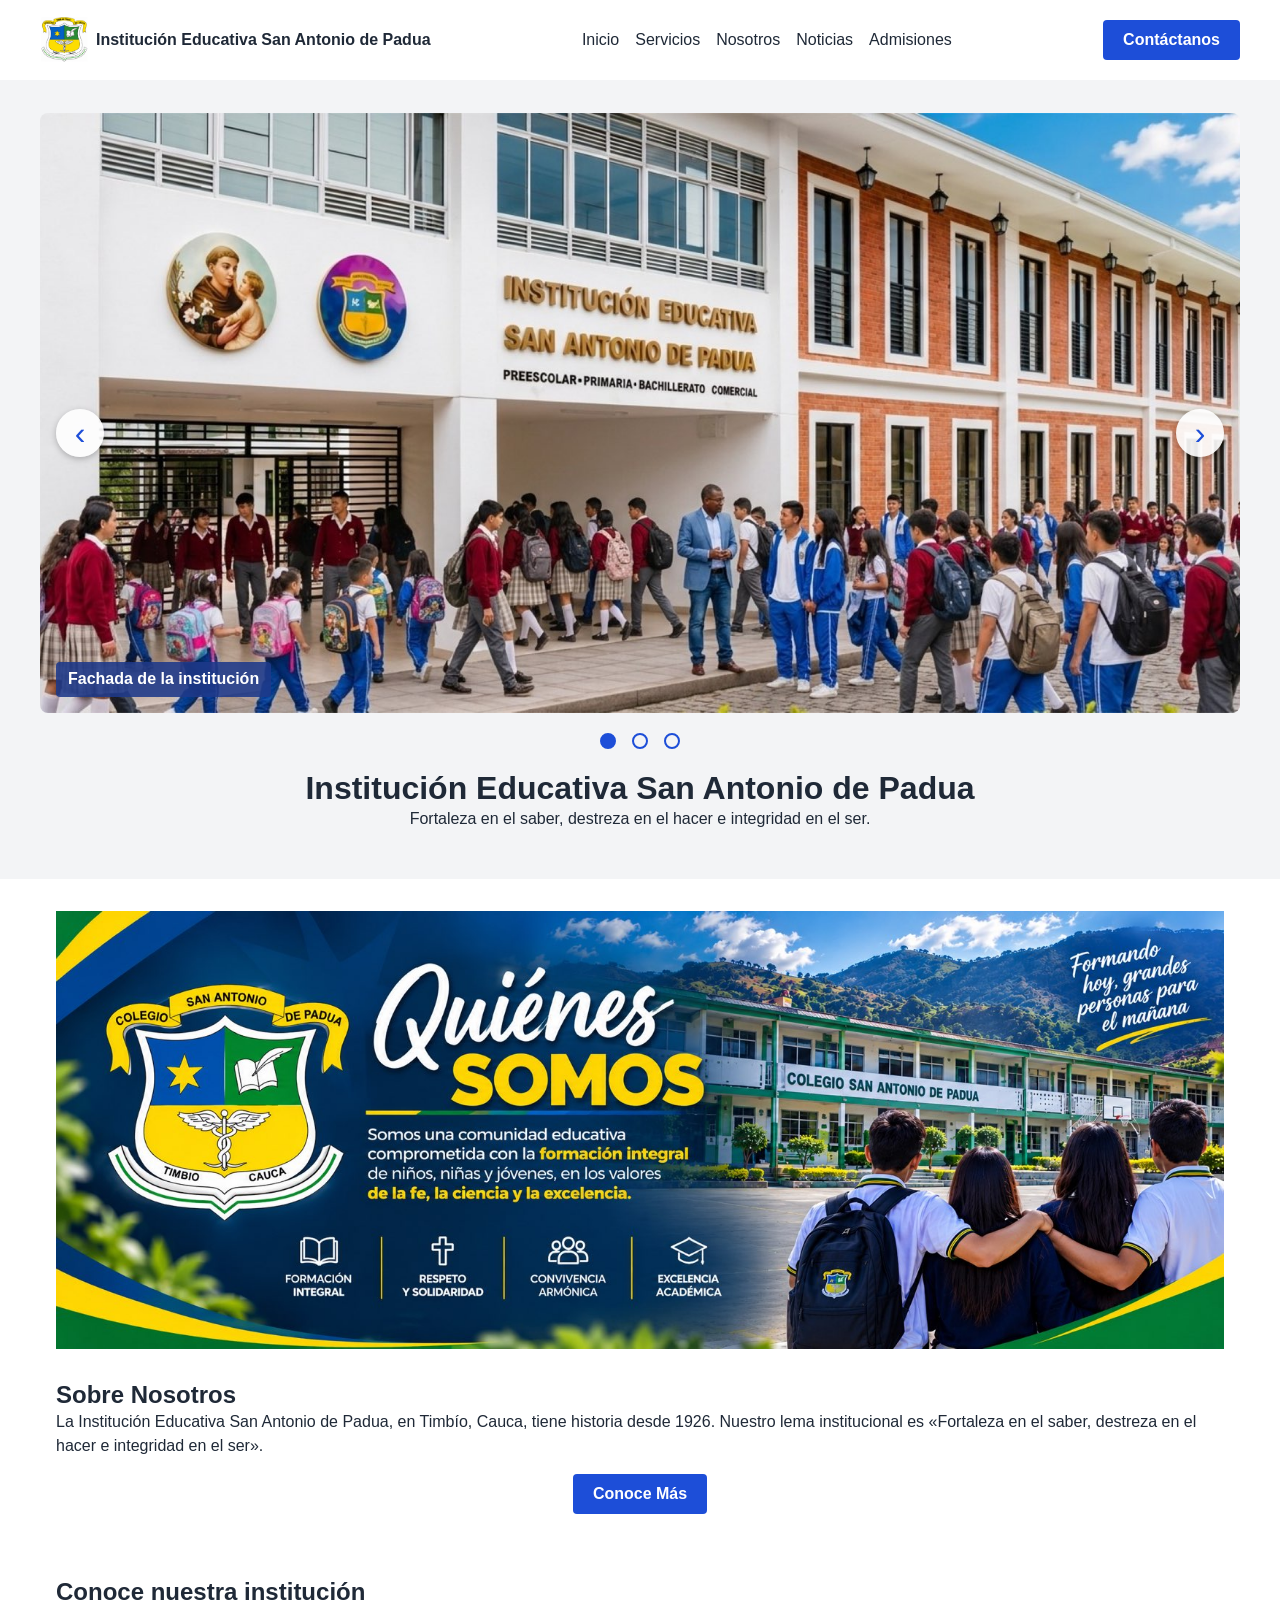
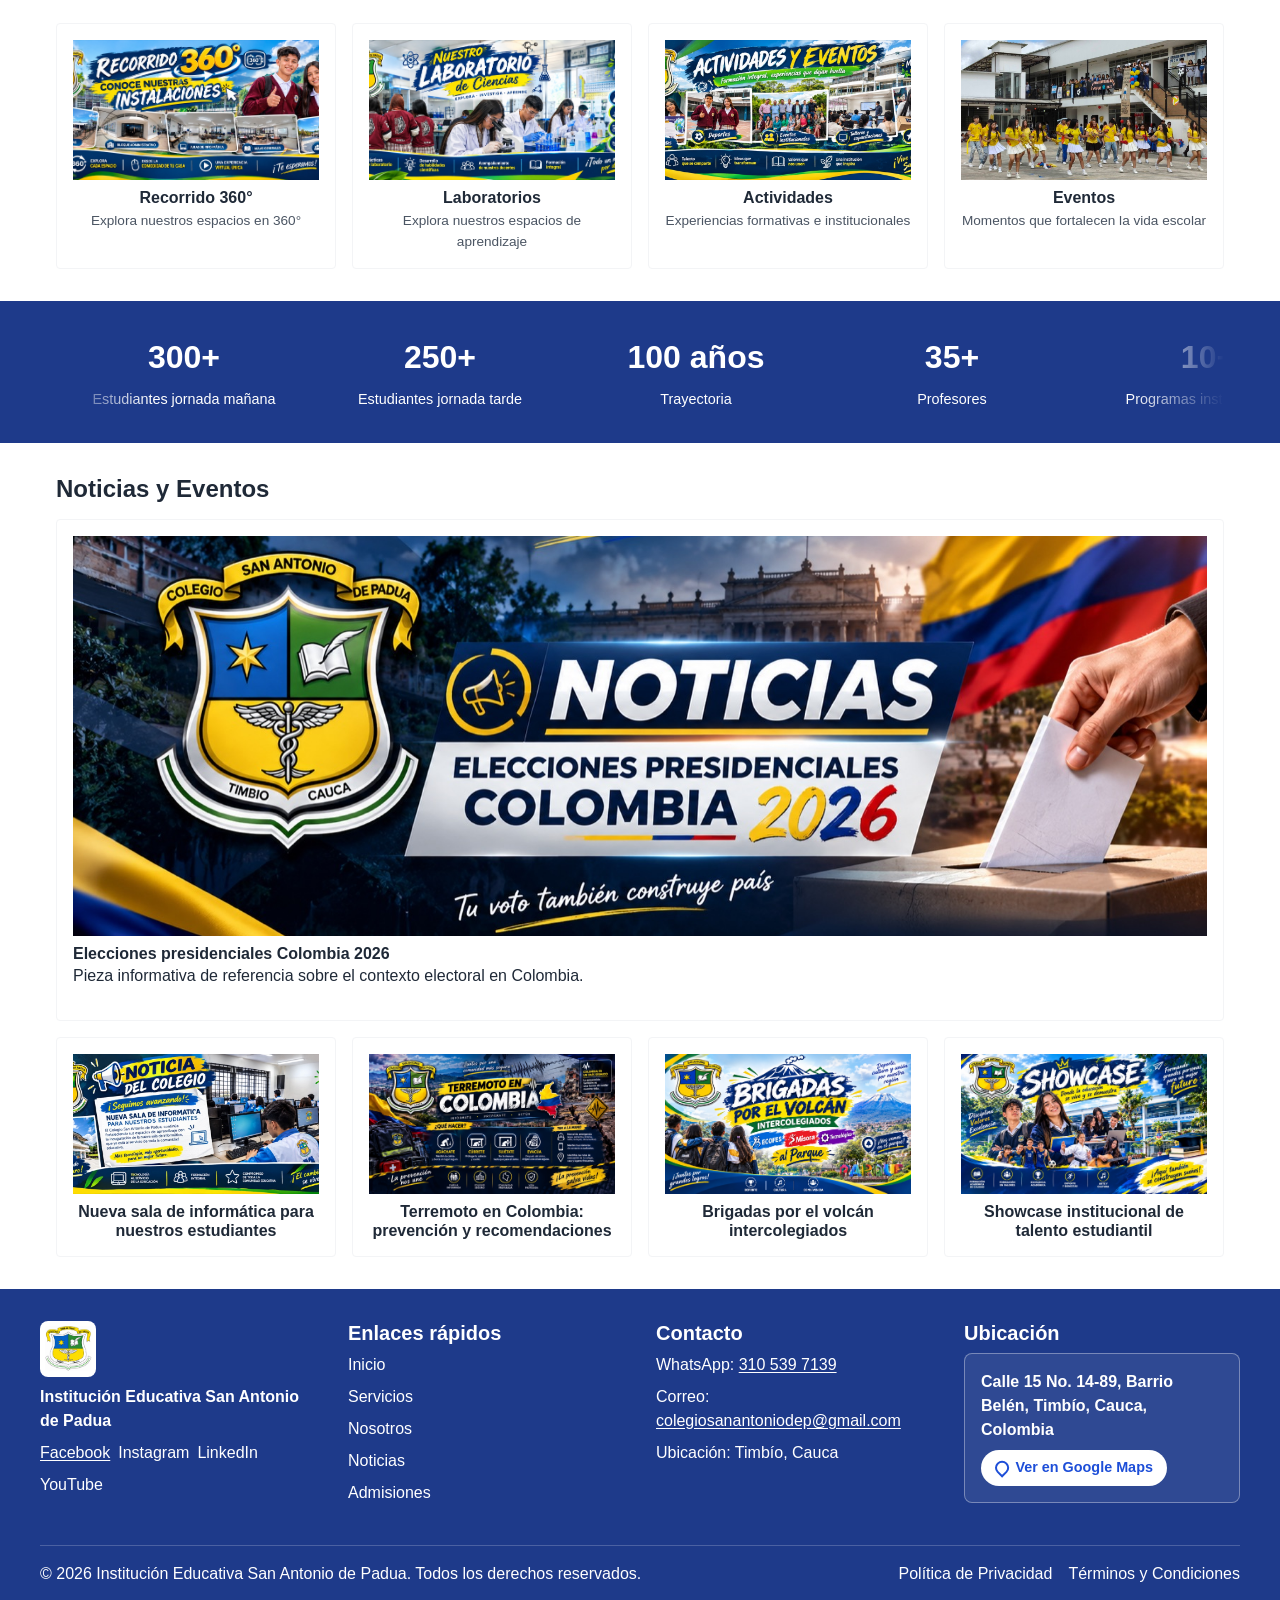
<file: index.html>
<!DOCTYPE html>
<html lang="es">
<head>
  <meta charset="UTF-8">
  <meta name="viewport" content="width=device-width, initial-scale=1.0">
  <title>Institución Educativa San Antonio de Padua</title>
  <link rel="stylesheet" href="css/styles.css">
  <link rel="stylesheet" href="css/components.css">
  <link rel="stylesheet" href="css/responsive.css">
</head>
<body>

  <header class="header">
    <div class="header__contenedor">
      <a href="index.html" class="header__logo">
        <!-- Escudo institucional provisional (versión con fondo blanco) -->
        <img src="assets/images/institucional/escudo-sap.png" alt="Escudo de la Institución Educativa San Antonio de Padua" class="header__escudo">
        <span class="header__nombre">Institución Educativa San Antonio de Padua</span>
      </a>

      <!-- Botón del menú móvil: solo visible en pantallas pequeñas -->
      <button type="button" class="header__menu-boton" aria-expanded="false" aria-controls="menu-principal">☰ Menú</button>

      <nav class="nav" id="menu-principal" aria-label="Navegación principal">
        <ul class="nav__lista">
          <li><a href="index.html" class="nav__enlace" aria-current="page">Inicio</a></li>
          <li><a href="pages/servicios-academicos.html" class="nav__enlace">Servicios</a></li>
          <li><a href="pages/nosotros-institucion.html" class="nav__enlace">Nosotros</a></li>
          <li><a href="pages/noticias.html" class="nav__enlace">Noticias</a></li>
          <li><a href="pages/admisiones.html" class="nav__enlace">Admisiones</a></li>
        </ul>
      </nav>

      <a href="pages/contacto.html" class="boton boton--primario">Contáctanos</a>
    </div>
  </header>

  <main class="contenido-principal">

    <!--
      Banner principal: carrusel de tres fotografías ya integradas al sitio,
      manejado por portada.js. No avanza solo. Sin JavaScript solo se ve la
      primera fotografía. El nombre y el lema quedan fijos debajo del carrusel.
    -->
    <section class="banner">
      <div class="portada" role="region" aria-roledescription="carrusel" aria-label="Fotografías de la institución">
        <div class="portada__ventana">
          <div class="portada__pista">
            <figure class="portada__diapositiva" role="group" aria-roledescription="diapositiva" aria-label="1 de 3">
              <img src="assets/images/inicio/banner-principal.jpg" alt="Estudiantes y docente frente a la fachada de la Institución Educativa San Antonio de Padua" class="portada__imagen">
              <figcaption class="portada__leyenda">Fachada de la institución</figcaption>
            </figure>
            <figure class="portada__diapositiva" role="group" aria-roledescription="diapositiva" aria-label="2 de 3">
              <img src="assets/images/noticias/noticia-03.jpg" alt="Estudiantes resolviendo una prueba escrita en el aula" class="portada__imagen">
              <figcaption class="portada__leyenda">Estudiantes en el aula</figcaption>
            </figure>
            <figure class="portada__diapositiva" role="group" aria-roledescription="diapositiva" aria-label="3 de 3">
              <img src="assets/images/extracurriculares/banda-marcial.jpg" alt="Estudiantes de la Banda Marcial de la Institución Educativa San Antonio de Padua" class="portada__imagen portada__imagen--banda">
              <figcaption class="portada__leyenda">Banda Marcial</figcaption>
            </figure>
          </div>
        </div>

        <!-- Controles: ocultos hasta que portada.js los activa -->
        <button type="button" class="portada__flecha portada__flecha--anterior" aria-label="Fotografía anterior" hidden><span aria-hidden="true">&#8249;</span></button>
        <button type="button" class="portada__flecha portada__flecha--siguiente" aria-label="Fotografía siguiente" hidden><span aria-hidden="true">&#8250;</span></button>
        <div class="portada__indicadores" hidden>
          <button type="button" class="portada__indicador" aria-label="Ver fotografía 1: Fachada de la institución"></button>
          <button type="button" class="portada__indicador" aria-label="Ver fotografía 2: Estudiantes en el aula"></button>
          <button type="button" class="portada__indicador" aria-label="Ver fotografía 3: Banda Marcial"></button>
        </div>
        <p class="portada__estado sr-only" aria-live="polite"></p>
      </div>

      <div class="banner__contenido">
        <h1>Institución Educativa San Antonio de Padua</h1>
        <p>Fortaleza en el saber, destreza en el hacer e integridad en el ser.</p>
      </div>
    </section>

    <!-- Sobre Nosotros: texto basado únicamente en informacion-sap.pdf -->
    <section class="sobre-nosotros contenedor">
      <img src="assets/images/inicio/sobre-nosotros.jpg" alt="Presentación institucional Quiénes Somos de la Institución Educativa San Antonio de Padua" class="sobre-nosotros__imagen">
      <div class="sobre-nosotros__texto">
        <h2>Sobre Nosotros</h2>
        <p>
          La Institución Educativa San Antonio de Padua, en Timbío, Cauca, tiene
          historia desde 1926. Nuestro lema institucional es «Fortaleza en el
          saber, destreza en el hacer e integridad en el ser».
        </p>
        <div class="sobre-nosotros__cta">
          <a href="pages/nosotros-institucion.html" class="boton boton--primario">Conoce Más</a>
        </div>
      </div>
    </section>

    <!-- Conoce nuestra institución: toda la tarjeta es clicable (el enlace del título se extiende con CSS) -->
    <section class="accesos contenedor">
      <h2>Conoce nuestra institución</h2>
      <div class="accesos__grid">
        <article class="tarjeta tarjeta--enlace">
          <img src="assets/images/campus/recorrido-360.jpg" alt="Pieza gráfica del Recorrido 360° por las instalaciones de la institución" class="tarjeta__imagen">
          <h3 class="tarjeta__titulo"><a href="pages/nosotros-campus.html" class="circulo">Recorrido 360°</a></h3>
          <!-- La tarjeta lleva al recorrido 360° de la sección de Campus -->
          <p class="tarjeta__etiqueta">Explora nuestros espacios en 360°</p>
        </article>
        <article class="tarjeta tarjeta--enlace">
          <img src="assets/images/campus/laboratorios.jpg" alt="Pieza gráfica ilustrativa de la sección Laboratorios" class="tarjeta__imagen">
          <h3 class="tarjeta__titulo"><a href="pages/nosotros-campus.html" class="circulo">Laboratorios</a></h3>
          <p class="tarjeta__etiqueta">Explora nuestros espacios de aprendizaje</p>
        </article>
        <article class="tarjeta tarjeta--enlace">
          <img src="assets/images/inicio/actividades.jpg" alt="Pieza gráfica de actividades y eventos de la institución" class="tarjeta__imagen">
          <h3 class="tarjeta__titulo"><a href="pages/servicios-extracurriculares.html" class="circulo">Actividades</a></h3>
          <p class="tarjeta__etiqueta">Experiencias formativas e institucionales</p>
        </article>
        <article class="tarjeta tarjeta--enlace">
          <img src="assets/images/inicio/eventos.jpg" alt="Estudiantes en una presentación durante un evento institucional" class="tarjeta__imagen">
          <h3 class="tarjeta__titulo"><a href="pages/noticias.html" class="circulo">Eventos</a></h3>
          <p class="tarjeta__etiqueta">Momentos que fortalecen la vida escolar</p>
        </article>
      </div>
    </section>

    <!-- Banda de estadísticas: cifras de muestra, pendientes de validación institucional (ver PENDIENTES.md) -->
    <section class="estadisticas">
      <div class="estadisticas__grid contenedor">
        <div class="estadisticas__item">
          <span class="estadisticas__numero">300+</span>
          <span class="estadisticas__etiqueta">Estudiantes jornada mañana</span>
        </div>
        <div class="estadisticas__item">
          <span class="estadisticas__numero">250+</span>
          <span class="estadisticas__etiqueta">Estudiantes jornada tarde</span>
        </div>
        <div class="estadisticas__item">
          <span class="estadisticas__numero">100 años</span>
          <span class="estadisticas__etiqueta">Trayectoria</span>
        </div>
        <div class="estadisticas__item">
          <span class="estadisticas__numero">35+</span>
          <span class="estadisticas__etiqueta">Profesores</span>
        </div>
        <div class="estadisticas__item">
          <span class="estadisticas__numero">10+</span>
          <span class="estadisticas__etiqueta">Programas institucionales</span>
        </div>
      </div>
    </section>

    <!-- Noticias y Eventos: piezas gráficas de apoyo visual; los títulos describen cada pieza y su contenido sigue sujeto a validación institucional -->
    <section class="noticias-eventos contenedor">
      <h2>Noticias y Eventos</h2>
      <div class="noticias-eventos__grid">
        <article class="tarjeta tarjeta--grande">
          <img src="assets/images/noticias/pieza-destacada.jpg" alt="Pieza gráfica de noticias con el escudo institucional y una urna de votación" class="tarjeta__imagen tarjeta__imagen--destacada">
          <h3 class="tarjeta__titulo">Elecciones presidenciales Colombia 2026</h3>
          <p>
            Pieza informativa de referencia sobre el contexto electoral en
            Colombia.
          </p>
        </article>
        <article class="tarjeta tarjeta--circulo">
          <img src="assets/images/noticias/pieza-01.jpg" alt="Pieza gráfica con estudiantes en una sala de computadores" class="tarjeta__imagen">
          <h3 class="tarjeta__titulo"><span class="circulo">Nueva sala de informática para nuestros estudiantes</span></h3>
        </article>
        <article class="tarjeta tarjeta--circulo">
          <img src="assets/images/noticias/pieza-02.jpg" alt="Pieza gráfica sobre prevención ante sismos" class="tarjeta__imagen">
          <h3 class="tarjeta__titulo"><span class="circulo">Terremoto en Colombia: prevención y recomendaciones</span></h3>
        </article>
        <article class="tarjeta tarjeta--circulo">
          <img src="assets/images/noticias/pieza-03.jpg" alt="Pieza gráfica con estudiantes frente a un paisaje con un volcán" class="tarjeta__imagen">
          <h3 class="tarjeta__titulo"><span class="circulo">Brigadas por el volcán intercolegiados</span></h3>
        </article>
        <article class="tarjeta tarjeta--circulo">
          <img src="assets/images/noticias/pieza-04.jpg" alt="Pieza gráfica con estudiantes en actividades académicas, deportivas y artísticas" class="tarjeta__imagen tarjeta__imagen--arriba">
          <h3 class="tarjeta__titulo"><span class="circulo">Showcase institucional de talento estudiantil</span></h3>
        </article>
      </div>
    </section>

  </main>

  <footer class="footer">
    <div class="footer__contenedor">

      <div class="footer__institucion">
        <!-- Escudo institucional provisional (versión con fondo blanco) -->
        <img src="assets/images/institucional/escudo-sap.png" alt="Escudo de la Institución Educativa San Antonio de Padua" class="footer__escudo">
        <p class="footer__nombre">Institución Educativa San Antonio de Padua</p>
        <!-- Redes sociales: Facebook enlaza a la página oficial; las demás se muestran como texto porque sus enlaces siguen pendientes -->
        <ul class="footer__redes">
          <li><a href="https://www.facebook.com/ColegioSanAntonioDePaduaTimbio" class="footer__red-social footer__red-social--enlace" target="_blank" rel="noopener noreferrer">Facebook<span class="sr-only"> (se abre en una pestaña nueva)</span></a></li>
          <li><span class="footer__red-social">Instagram</span></li>
          <li><span class="footer__red-social">LinkedIn</span></li>
          <li><span class="footer__red-social">YouTube</span></li>
        </ul>
      </div>

      <div class="footer__enlaces">
        <h3 class="footer__titulo">Enlaces rápidos</h3>
        <ul>
          <li><a href="index.html">Inicio</a></li>
          <li><a href="pages/servicios-academicos.html">Servicios</a></li>
          <li><a href="pages/nosotros-institucion.html">Nosotros</a></li>
          <li><a href="pages/noticias.html">Noticias</a></li>
          <li><a href="pages/admisiones.html">Admisiones</a></li>
        </ul>
      </div>

      <div class="footer__contacto">
        <h3 class="footer__titulo">Contacto</h3>
        <ul>
          <!-- Canales de contacto entregados por la institución (WhatsApp y correo) -->
          <li>WhatsApp: <a href="https://wa.me/573105397139" target="_blank" rel="noopener noreferrer">310 539 7139<span class="sr-only"> (se abre en una pestaña nueva)</span></a></li>
          <li>Correo: <a href="mailto:colegiosanantoniodep@gmail.com">colegiosanantoniodep@gmail.com</a></li>
          <li>Ubicación: Timbío, Cauca</li>
        </ul>
      </div>

      <div class="footer__ubicacion">
        <h3 class="footer__titulo">Ubicación</h3>
        <!-- Dirección entregada por la institución y búsqueda de esa dirección en Google Maps (sin coordenadas ni mapa incrustado) -->
        <div class="footer__ubicacion-pendiente">
          <p class="footer__ubicacion-lugar">Calle 15 No. 14-89, Barrio Belén, Timbío, Cauca, Colombia</p>
          <a href="https://www.google.com/maps/search/?api=1&amp;query=Calle%2015%20No.%2014-89%2C%20Barrio%20Bel%C3%A9n%2C%20Timb%C3%ADo%2C%20Cauca%2C%20Colombia" class="footer__mapa" target="_blank" rel="noopener noreferrer">Ver en Google Maps<span class="sr-only"> (se abre en una pestaña nueva)</span></a>
        </div>
      </div>

    </div>

    <div class="footer__linea-inferior">
      <p>&copy; 2026 Institución Educativa San Antonio de Padua. Todos los derechos reservados.</p>
      <!-- Documentos legales: se muestran como texto porque los textos oficiales siguen pendientes -->
      <ul class="footer__legal">
        <li><span>Política de Privacidad</span></li>
        <li><span>Términos y Condiciones</span></li>
      </ul>
    </div>
  </footer>

  <script src="js/main.js"></script>
  <script src="js/portada.js"></script>
  <script src="js/animaciones.js"></script>
</body>
</html>
</file>
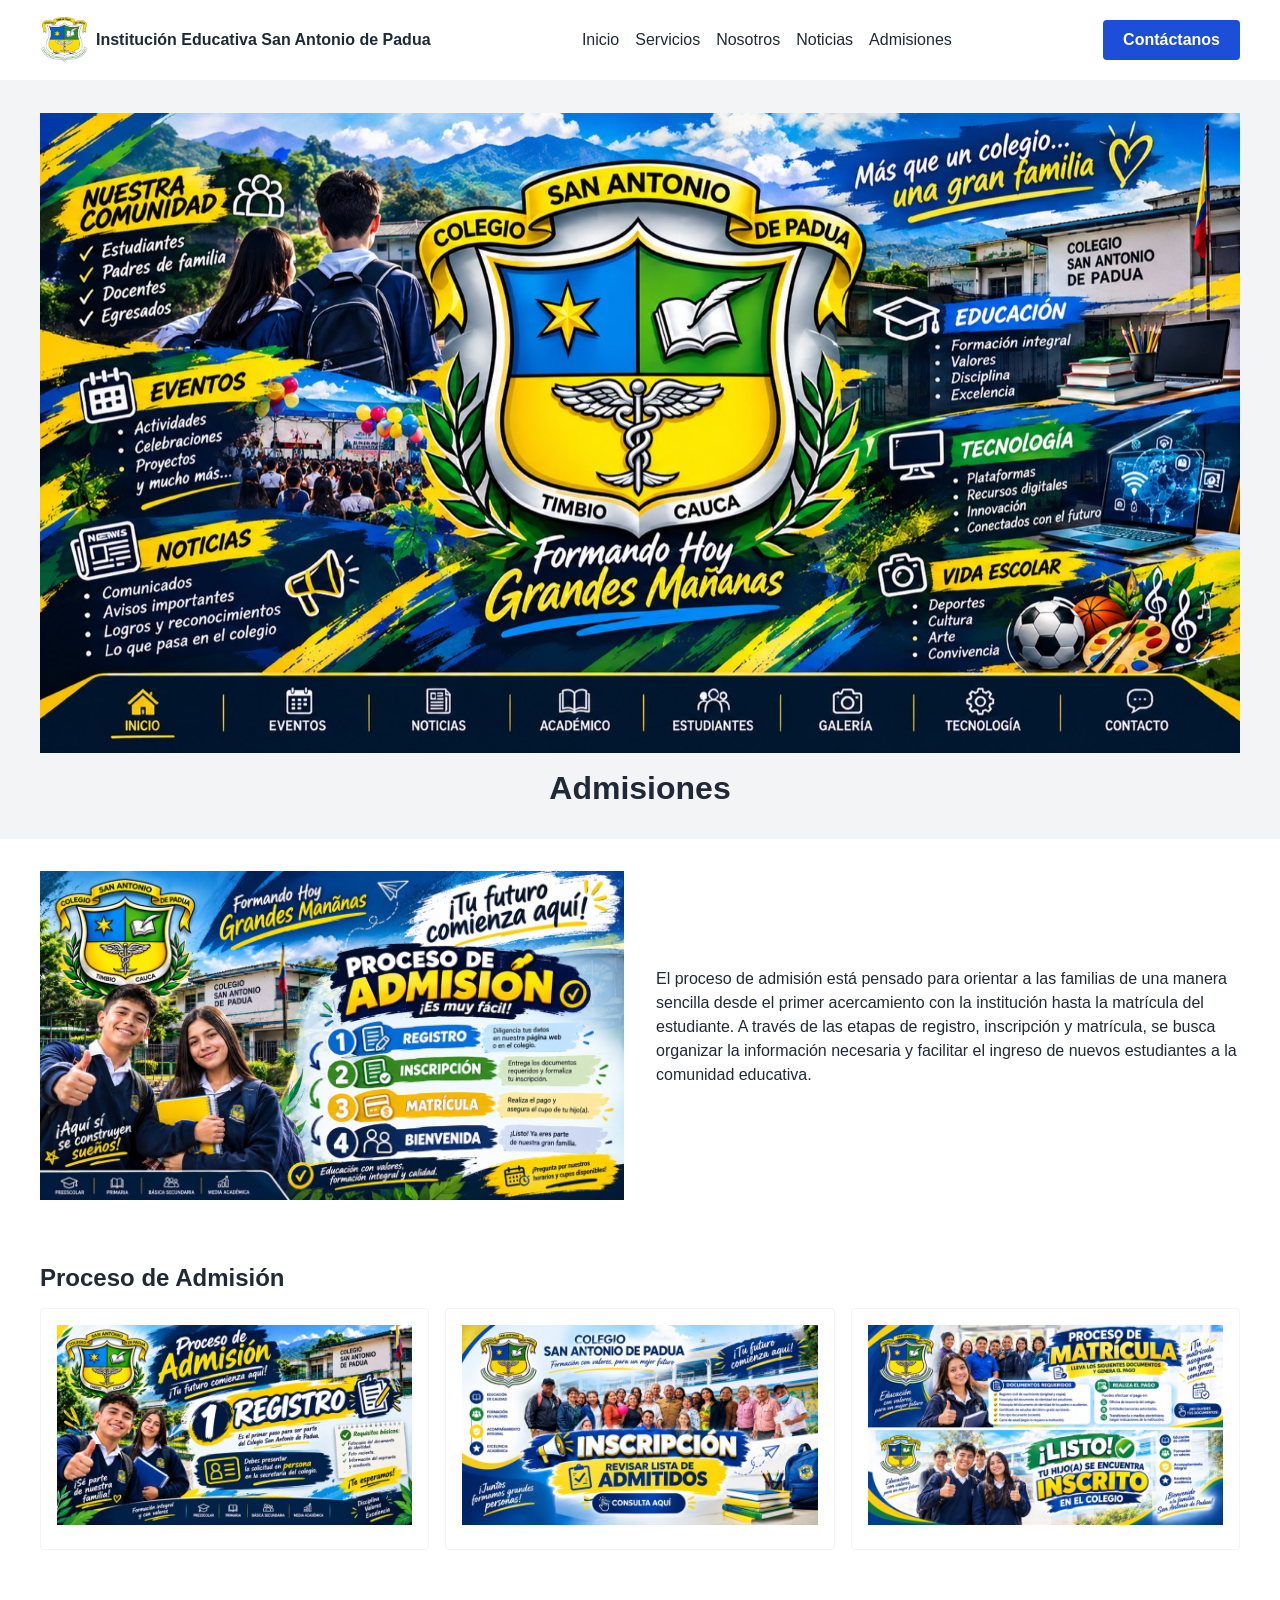
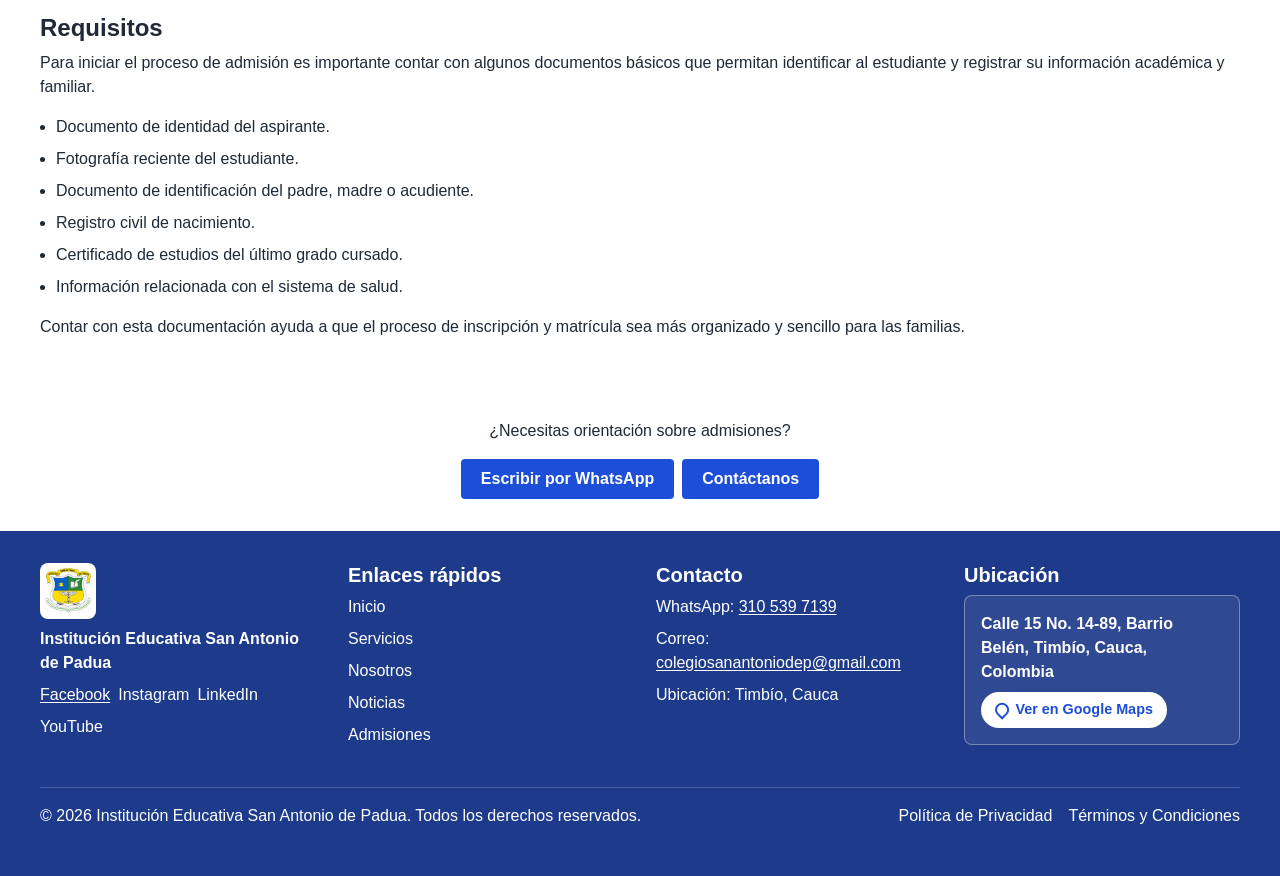
<file: pages/admisiones.html>
<!DOCTYPE html>
<html lang="es">
<head>
  <meta charset="UTF-8">
  <meta name="viewport" content="width=device-width, initial-scale=1.0">
  <title>Admisiones - Institución Educativa San Antonio de Padua</title>
  <link rel="stylesheet" href="../css/styles.css">
  <link rel="stylesheet" href="../css/components.css">
  <link rel="stylesheet" href="../css/responsive.css">
</head>
<body>

  <header class="header">
    <div class="header__contenedor">
      <a href="../index.html" class="header__logo">
        <!-- Escudo institucional provisional (versión con fondo blanco) -->
        <img src="../assets/images/institucional/escudo-sap.png" alt="Escudo de la Institución Educativa San Antonio de Padua" class="header__escudo">
        <span class="header__nombre">Institución Educativa San Antonio de Padua</span>
      </a>

      <!-- Botón del menú móvil: solo visible en pantallas pequeñas -->
      <button type="button" class="header__menu-boton" aria-expanded="false" aria-controls="menu-principal">☰ Menú</button>

      <nav class="nav" id="menu-principal" aria-label="Navegación principal">
        <ul class="nav__lista">
          <li><a href="../index.html" class="nav__enlace">Inicio</a></li>
          <li><a href="servicios-academicos.html" class="nav__enlace">Servicios</a></li>
          <li><a href="nosotros-institucion.html" class="nav__enlace">Nosotros</a></li>
          <li><a href="noticias.html" class="nav__enlace">Noticias</a></li>
          <li><a href="admisiones.html" class="nav__enlace" aria-current="page">Admisiones</a></li>
        </ul>
      </nav>

      <a href="contacto.html" class="boton boton--primario">Contáctanos</a>
    </div>
  </header>

  <main class="contenido-principal">

    <!-- Banner de sección -->
    <section class="banner">
      <img src="../assets/images/admisiones/banner-admisiones.jpg" alt="Banner gráfico de admisiones de la institución" class="banner__imagen">
      <div class="banner__contenido">
        <h1>Admisiones</h1>
      </div>
    </section>

    <!-- Bloque introductorio: la pieza es apoyo visual y el texto es de prototipo (ver PENDIENTES.md) -->
    <section class="admisiones-intro contenedor">
      <img src="../assets/images/admisiones/proceso-admision.jpg" alt="Pieza gráfica sobre el proceso de admisión de la institución" class="admisiones-intro__imagen">
      <div class="admisiones-intro__texto">
        <p>El proceso de admisión está pensado para orientar a las familias de una manera sencilla desde el primer acercamiento con la institución hasta la matrícula del estudiante. A través de las etapas de registro, inscripción y matrícula, se busca organizar la información necesaria y facilitar el ingreso de nuevos estudiantes a la comunidad educativa.</p>
      </div>
    </section>

    <!-- Proceso de Admisión: piezas gráficas de apoyo visual; junto con la imagen introductoria se pueden ampliar en el visor -->
    <section class="proceso-admision contenedor">
      <h2>Proceso de Admisión</h2>
      <div class="proceso-admision__grid">
        <article class="tarjeta">
          <img src="../assets/images/admisiones/registro-admision.jpg" alt="Pieza gráfica del proceso de admisión correspondiente al registro" class="tarjeta__imagen tarjeta__imagen--proporcional">
        </article>
        <article class="tarjeta">
          <img src="../assets/images/admisiones/inscripcion-admision.jpg" alt="Pieza gráfica del proceso de admisión correspondiente a la inscripción" class="tarjeta__imagen tarjeta__imagen--proporcional">
        </article>
        <article class="tarjeta">
          <img src="../assets/images/admisiones/matricula-admision.jpg" alt="Pieza gráfica del proceso de admisión correspondiente a la matrícula" class="tarjeta__imagen tarjeta__imagen--proporcional">
        </article>
      </div>
    </section>

    <!-- Requisitos: lista de prototipo tomada de las piezas gráficas (ver PENDIENTES.md) -->
    <section class="requisitos contenedor">
      <h2>Requisitos</h2>
      <p>Para iniciar el proceso de admisión es importante contar con algunos documentos básicos que permitan identificar al estudiante y registrar su información académica y familiar.</p>
      <ul class="requisitos__lista requisitos__lista--documentos">
        <li>Documento de identidad del aspirante.</li>
        <li>Fotografía reciente del estudiante.</li>
        <li>Documento de identificación del padre, madre o acudiente.</li>
        <li>Registro civil de nacimiento.</li>
        <li>Certificado de estudios del último grado cursado.</li>
        <li>Información relacionada con el sistema de salud.</li>
      </ul>
      <p>Contar con esta documentación ayuda a que el proceso de inscripción y matrícula sea más organizado y sencillo para las familias.</p>
    </section>

    <!-- CTA: WhatsApp institucional (sitio externo) y página de Contacto -->
    <section class="admisiones-cta contenedor">
      <p>¿Necesitas orientación sobre admisiones?</p>
      <div class="admisiones-cta__botones">
        <a href="https://wa.me/573105397139" class="boton boton--primario" target="_blank" rel="noopener noreferrer">Escribir por WhatsApp<span class="sr-only"> (se abre en una pestaña nueva)</span></a>
        <a href="contacto.html" class="boton boton--primario">Contáctanos</a>
      </div>
    </section>

  </main>

  <footer class="footer">
    <div class="footer__contenedor">

      <div class="footer__institucion">
        <!-- Escudo institucional provisional (versión con fondo blanco) -->
        <img src="../assets/images/institucional/escudo-sap.png" alt="Escudo de la Institución Educativa San Antonio de Padua" class="footer__escudo">
        <p class="footer__nombre">Institución Educativa San Antonio de Padua</p>
        <!-- Redes sociales: Facebook enlaza a la página oficial; las demás se muestran como texto porque sus enlaces siguen pendientes -->
        <ul class="footer__redes">
          <li><a href="https://www.facebook.com/ColegioSanAntonioDePaduaTimbio" class="footer__red-social footer__red-social--enlace" target="_blank" rel="noopener noreferrer">Facebook<span class="sr-only"> (se abre en una pestaña nueva)</span></a></li>
          <li><span class="footer__red-social">Instagram</span></li>
          <li><span class="footer__red-social">LinkedIn</span></li>
          <li><span class="footer__red-social">YouTube</span></li>
        </ul>
      </div>

      <div class="footer__enlaces">
        <h3 class="footer__titulo">Enlaces rápidos</h3>
        <ul>
          <li><a href="../index.html">Inicio</a></li>
          <li><a href="servicios-academicos.html">Servicios</a></li>
          <li><a href="nosotros-institucion.html">Nosotros</a></li>
          <li><a href="noticias.html">Noticias</a></li>
          <li><a href="admisiones.html">Admisiones</a></li>
        </ul>
      </div>

      <div class="footer__contacto">
        <h3 class="footer__titulo">Contacto</h3>
        <ul>
          <!-- Canales de contacto entregados por la institución (WhatsApp y correo) -->
          <li>WhatsApp: <a href="https://wa.me/573105397139" target="_blank" rel="noopener noreferrer">310 539 7139<span class="sr-only"> (se abre en una pestaña nueva)</span></a></li>
          <li>Correo: <a href="mailto:colegiosanantoniodep@gmail.com">colegiosanantoniodep@gmail.com</a></li>
          <li>Ubicación: Timbío, Cauca</li>
        </ul>
      </div>

      <div class="footer__ubicacion">
        <h3 class="footer__titulo">Ubicación</h3>
        <!-- Dirección entregada por la institución y búsqueda de esa dirección en Google Maps (sin coordenadas ni mapa incrustado) -->
        <div class="footer__ubicacion-pendiente">
          <p class="footer__ubicacion-lugar">Calle 15 No. 14-89, Barrio Belén, Timbío, Cauca, Colombia</p>
          <a href="https://www.google.com/maps/search/?api=1&amp;query=Calle%2015%20No.%2014-89%2C%20Barrio%20Bel%C3%A9n%2C%20Timb%C3%ADo%2C%20Cauca%2C%20Colombia" class="footer__mapa" target="_blank" rel="noopener noreferrer">Ver en Google Maps<span class="sr-only"> (se abre en una pestaña nueva)</span></a>
        </div>
      </div>

    </div>

    <div class="footer__linea-inferior">
      <p>&copy; 2026 Institución Educativa San Antonio de Padua. Todos los derechos reservados.</p>
      <!-- Documentos legales: se muestran como texto porque los textos oficiales siguen pendientes -->
      <ul class="footer__legal">
        <li><span>Política de Privacidad</span></li>
        <li><span>Términos y Condiciones</span></li>
      </ul>
    </div>
  </footer>

  <script src="../js/main.js"></script>
  <script src="../js/visor-fotos.js"></script>
</body>
</html>
</file>
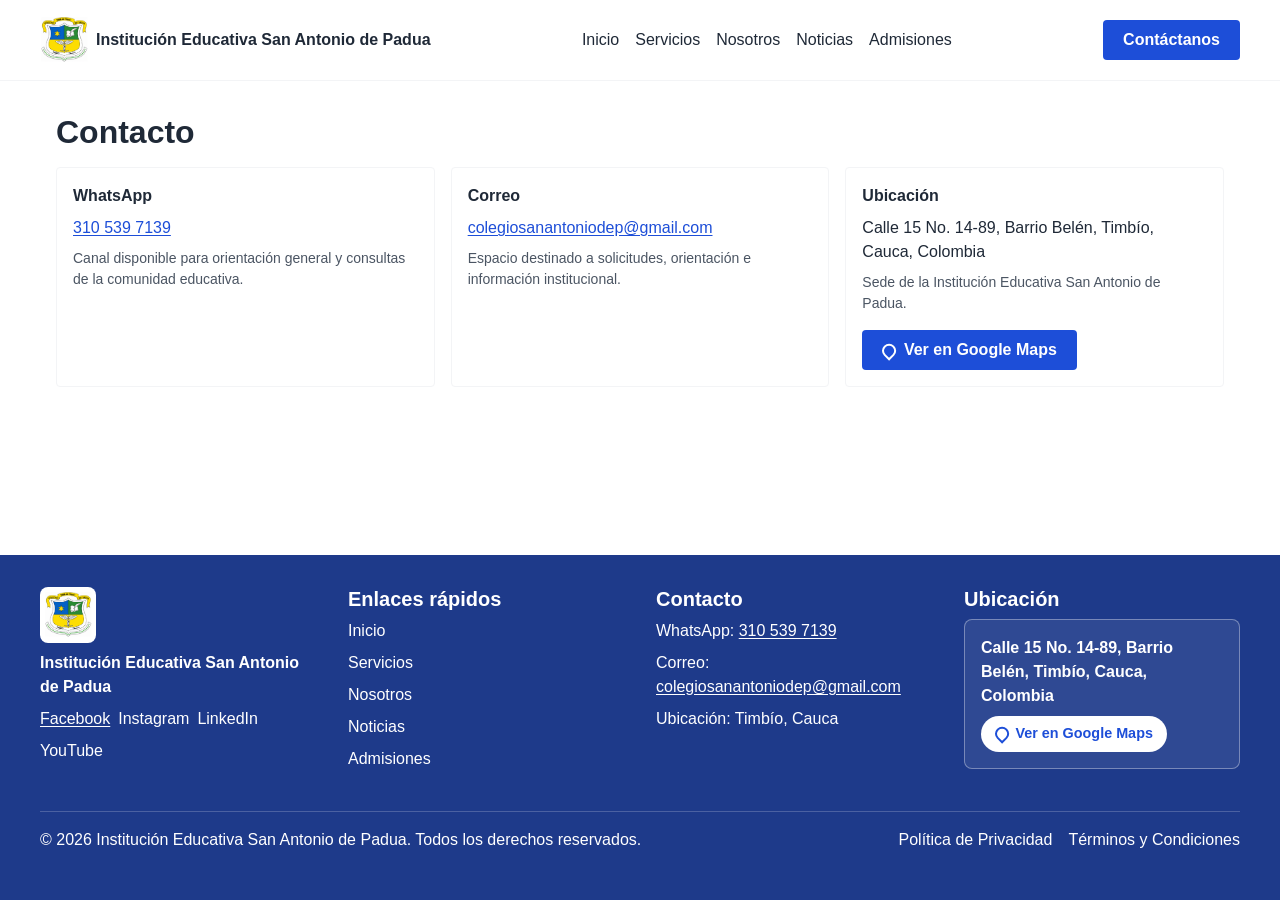
<file: pages/contacto.html>
<!DOCTYPE html>
<html lang="es">
<head>
  <meta charset="UTF-8">
  <meta name="viewport" content="width=device-width, initial-scale=1.0">
  <title>Contacto - Institución Educativa San Antonio de Padua</title>
  <link rel="stylesheet" href="../css/styles.css">
  <link rel="stylesheet" href="../css/components.css">
  <link rel="stylesheet" href="../css/responsive.css">
</head>
<body>

  <header class="header">
    <div class="header__contenedor">
      <a href="../index.html" class="header__logo">
        <!-- Escudo institucional provisional (versión con fondo blanco) -->
        <img src="../assets/images/institucional/escudo-sap.png" alt="Escudo de la Institución Educativa San Antonio de Padua" class="header__escudo">
        <span class="header__nombre">Institución Educativa San Antonio de Padua</span>
      </a>

      <!-- Botón del menú móvil: solo visible en pantallas pequeñas -->
      <button type="button" class="header__menu-boton" aria-expanded="false" aria-controls="menu-principal">☰ Menú</button>

      <nav class="nav" id="menu-principal" aria-label="Navegación principal">
        <ul class="nav__lista">
          <li><a href="../index.html" class="nav__enlace">Inicio</a></li>
          <li><a href="servicios-academicos.html" class="nav__enlace">Servicios</a></li>
          <li><a href="nosotros-institucion.html" class="nav__enlace">Nosotros</a></li>
          <li><a href="noticias.html" class="nav__enlace">Noticias</a></li>
          <li><a href="admisiones.html" class="nav__enlace">Admisiones</a></li>
        </ul>
      </nav>

      <a href="contacto.html" class="boton boton--primario" aria-current="page">Contáctanos</a>
    </div>
  </header>

  <main class="contenido-principal">

    <!-- Sin banner: fiel al wireframe, título directo tras el header -->
    <section class="contacto-titulo contenedor">
      <h1>Contacto</h1>
    </section>

    <!--
      Información de contacto entregada por la institución: WhatsApp, correo y
      dirección. WhatsApp abre una conversación en el sitio externo (requiere internet).
    -->
    <section class="contacto-info contenedor">
      <ul class="contacto-info__lista">
        <li class="contacto-info__item tarjeta--circulo">
          <span class="contacto-info__etiqueta"><span class="circulo circulo--compacto">WhatsApp</span></span>
          <span class="contacto-info__dato"><a href="https://wa.me/573105397139" class="enlace-texto" target="_blank" rel="noopener noreferrer">310 539 7139<span class="sr-only"> (se abre en una pestaña nueva)</span></a></span>
          <span class="contacto-info__descripcion">Canal disponible para orientación general y consultas de la comunidad educativa.</span>
        </li>
        <li class="contacto-info__item tarjeta--circulo">
          <span class="contacto-info__etiqueta"><span class="circulo circulo--compacto">Correo</span></span>
          <span class="contacto-info__dato"><a href="mailto:colegiosanantoniodep@gmail.com" class="enlace-texto">colegiosanantoniodep@gmail.com</a></span>
          <span class="contacto-info__descripcion">Espacio destinado a solicitudes, orientación e información institucional.</span>
        </li>
        <li class="contacto-info__item tarjeta--circulo">
          <span class="contacto-info__etiqueta"><span class="circulo circulo--compacto">Ubicación</span></span>
          <span class="contacto-info__dato">Calle 15 No. 14-89, Barrio Belén, Timbío, Cauca, Colombia</span>
          <span class="contacto-info__descripcion">Sede de la Institución Educativa San Antonio de Padua.</span>
          <a href="https://www.google.com/maps/search/?api=1&amp;query=Calle%2015%20No.%2014-89%2C%20Barrio%20Bel%C3%A9n%2C%20Timb%C3%ADo%2C%20Cauca%2C%20Colombia" class="boton boton--primario contacto-info__mapa" target="_blank" rel="noopener noreferrer">Ver en Google Maps<span class="sr-only"> (se abre en una pestaña nueva)</span></a>
        </li>
      </ul>
    </section>

  </main>

  <footer class="footer">
    <div class="footer__contenedor">

      <div class="footer__institucion">
        <!-- Escudo institucional provisional (versión con fondo blanco) -->
        <img src="../assets/images/institucional/escudo-sap.png" alt="Escudo de la Institución Educativa San Antonio de Padua" class="footer__escudo">
        <p class="footer__nombre">Institución Educativa San Antonio de Padua</p>
        <!-- Redes sociales: Facebook enlaza a la página oficial; las demás se muestran como texto porque sus enlaces siguen pendientes -->
        <ul class="footer__redes">
          <li><a href="https://www.facebook.com/ColegioSanAntonioDePaduaTimbio" class="footer__red-social footer__red-social--enlace" target="_blank" rel="noopener noreferrer">Facebook<span class="sr-only"> (se abre en una pestaña nueva)</span></a></li>
          <li><span class="footer__red-social">Instagram</span></li>
          <li><span class="footer__red-social">LinkedIn</span></li>
          <li><span class="footer__red-social">YouTube</span></li>
        </ul>
      </div>

      <div class="footer__enlaces">
        <h3 class="footer__titulo">Enlaces rápidos</h3>
        <ul>
          <li><a href="../index.html">Inicio</a></li>
          <li><a href="servicios-academicos.html">Servicios</a></li>
          <li><a href="nosotros-institucion.html">Nosotros</a></li>
          <li><a href="noticias.html">Noticias</a></li>
          <li><a href="admisiones.html">Admisiones</a></li>
        </ul>
      </div>

      <div class="footer__contacto">
        <h3 class="footer__titulo">Contacto</h3>
        <ul>
          <!-- Canales de contacto entregados por la institución (WhatsApp y correo) -->
          <li>WhatsApp: <a href="https://wa.me/573105397139" target="_blank" rel="noopener noreferrer">310 539 7139<span class="sr-only"> (se abre en una pestaña nueva)</span></a></li>
          <li>Correo: <a href="mailto:colegiosanantoniodep@gmail.com">colegiosanantoniodep@gmail.com</a></li>
          <li>Ubicación: Timbío, Cauca</li>
        </ul>
      </div>

      <div class="footer__ubicacion">
        <h3 class="footer__titulo">Ubicación</h3>
        <!-- Dirección entregada por la institución y búsqueda de esa dirección en Google Maps (sin coordenadas ni mapa incrustado) -->
        <div class="footer__ubicacion-pendiente">
          <p class="footer__ubicacion-lugar">Calle 15 No. 14-89, Barrio Belén, Timbío, Cauca, Colombia</p>
          <a href="https://www.google.com/maps/search/?api=1&amp;query=Calle%2015%20No.%2014-89%2C%20Barrio%20Bel%C3%A9n%2C%20Timb%C3%ADo%2C%20Cauca%2C%20Colombia" class="footer__mapa" target="_blank" rel="noopener noreferrer">Ver en Google Maps<span class="sr-only"> (se abre en una pestaña nueva)</span></a>
        </div>
      </div>

    </div>

    <div class="footer__linea-inferior">
      <p>&copy; 2026 Institución Educativa San Antonio de Padua. Todos los derechos reservados.</p>
      <!-- Documentos legales: se muestran como texto porque los textos oficiales siguen pendientes -->
      <ul class="footer__legal">
        <li><span>Política de Privacidad</span></li>
        <li><span>Términos y Condiciones</span></li>
      </ul>
    </div>
  </footer>

  <script src="../js/main.js"></script>
</body>
</html>
</file>
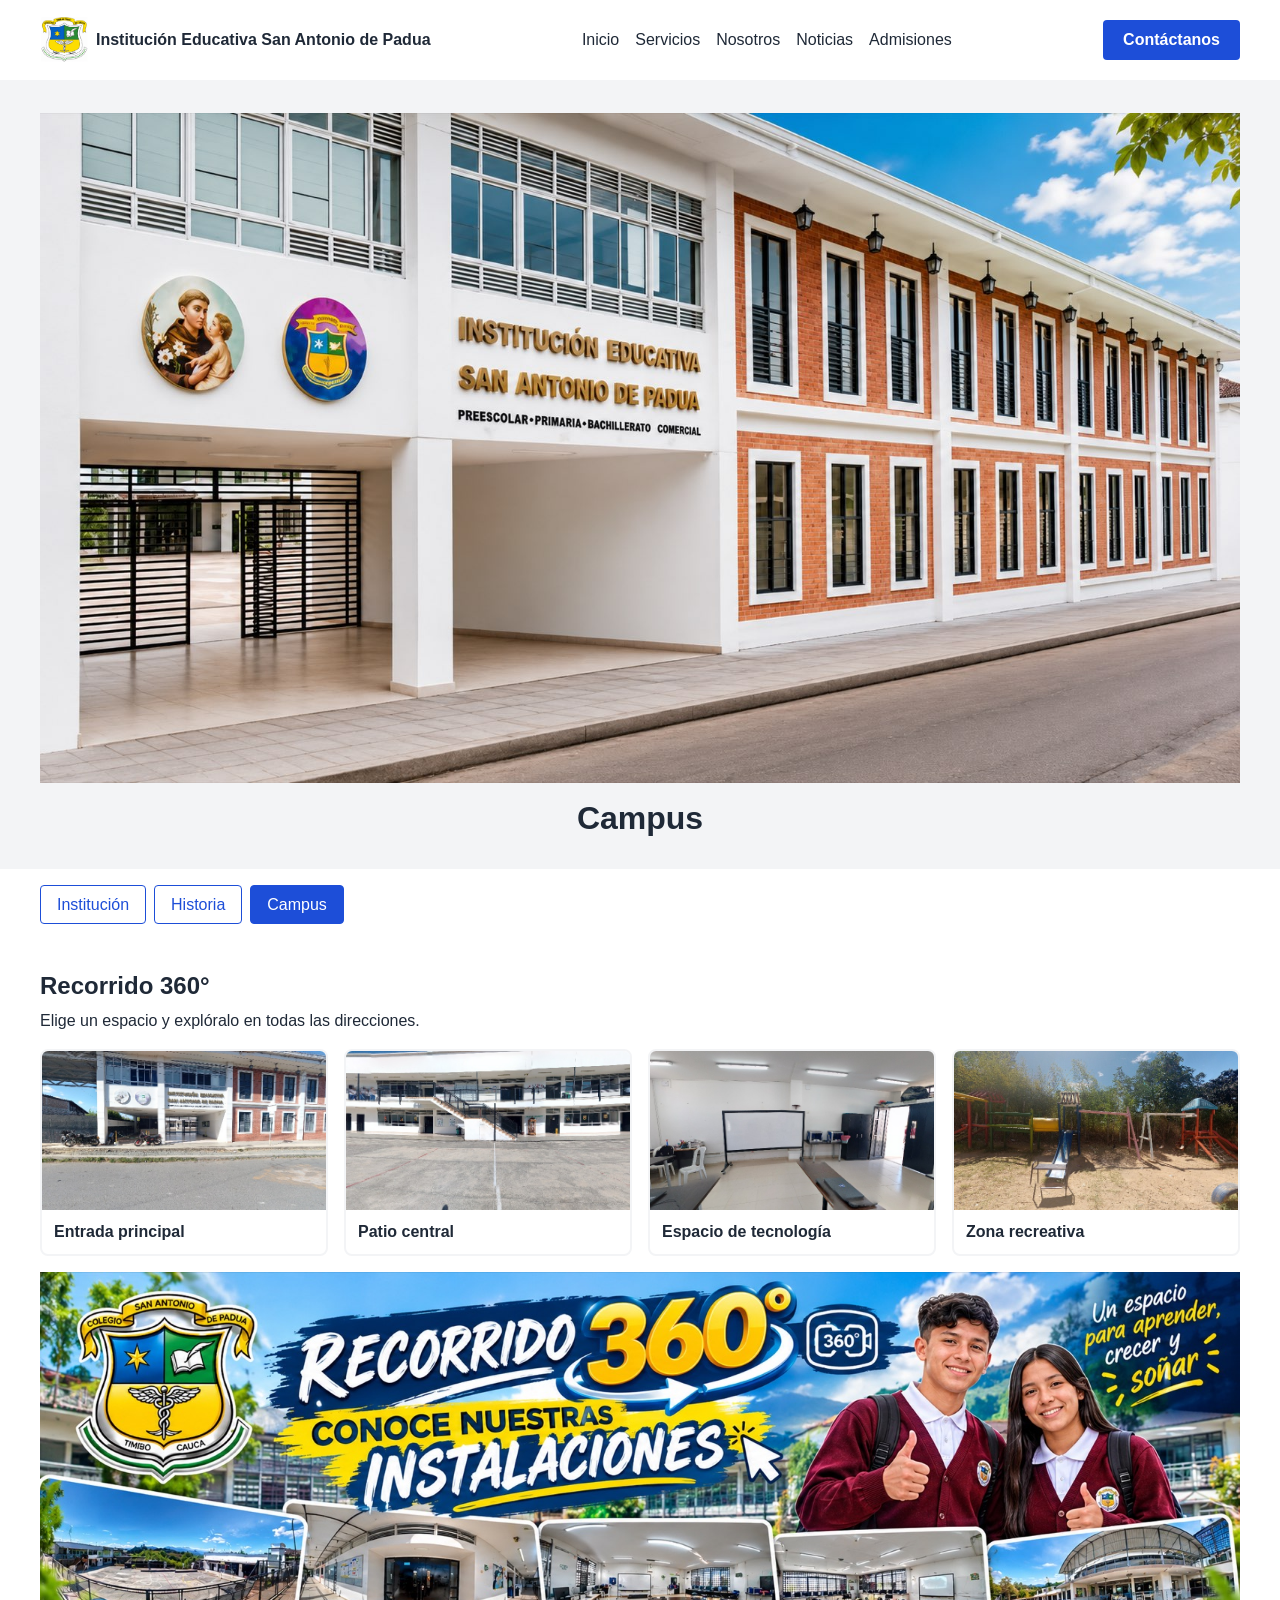
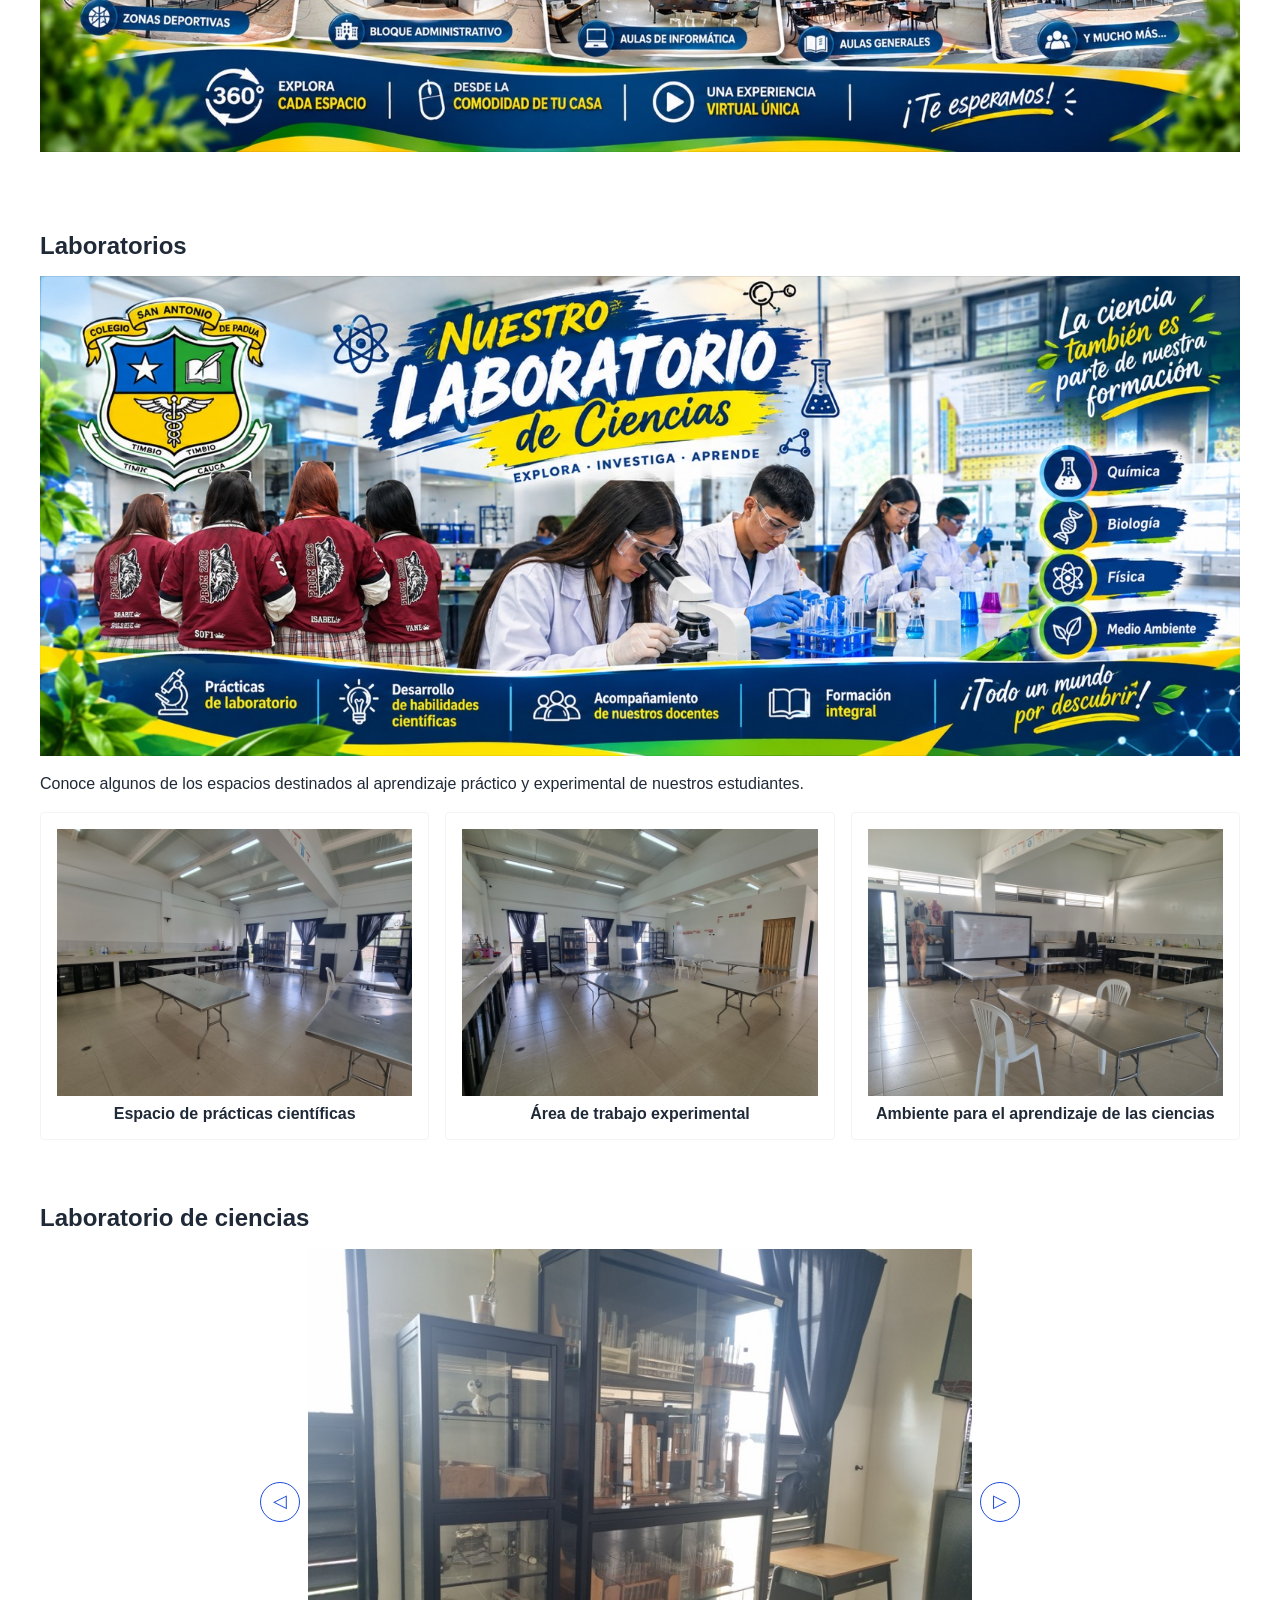
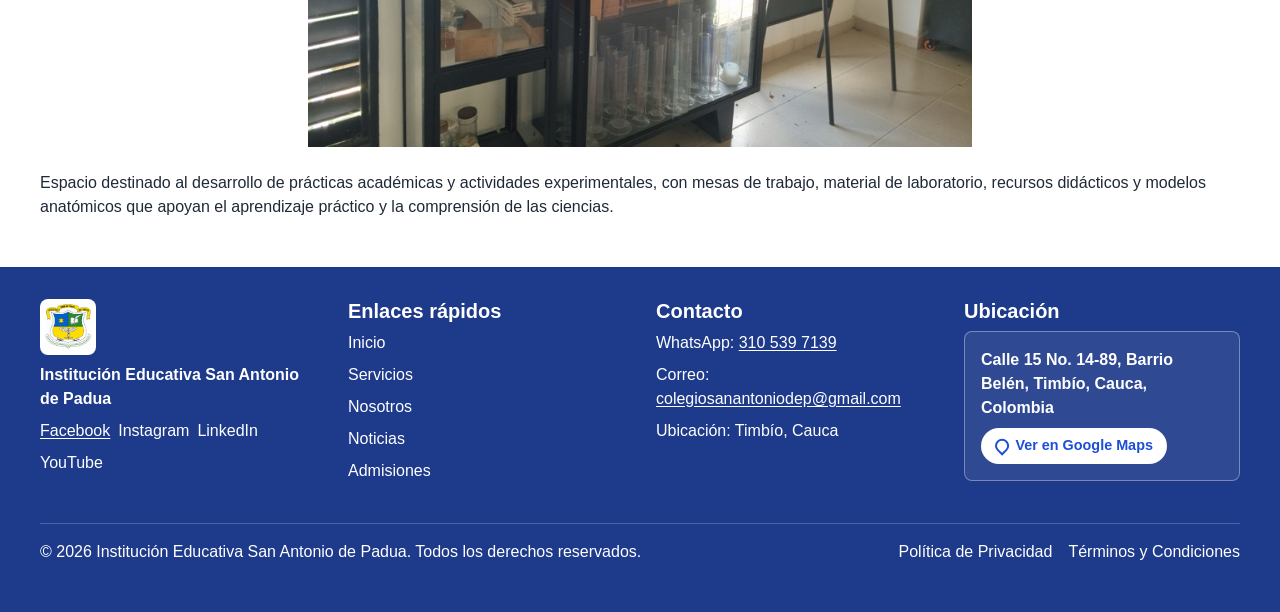
<file: pages/nosotros-campus.html>
<!DOCTYPE html>
<html lang="es">
<head>
  <meta charset="UTF-8">
  <meta name="viewport" content="width=device-width, initial-scale=1.0">
  <title>Campus - Institución Educativa San Antonio de Padua</title>
  <link rel="stylesheet" href="../css/styles.css">
  <link rel="stylesheet" href="../css/components.css">
  <link rel="stylesheet" href="../css/responsive.css">
</head>
<body>

  <header class="header">
    <div class="header__contenedor">
      <a href="../index.html" class="header__logo">
        <!-- Escudo institucional provisional (versión con fondo blanco) -->
        <img src="../assets/images/institucional/escudo-sap.png" alt="Escudo de la Institución Educativa San Antonio de Padua" class="header__escudo">
        <span class="header__nombre">Institución Educativa San Antonio de Padua</span>
      </a>

      <!-- Botón del menú móvil: solo visible en pantallas pequeñas -->
      <button type="button" class="header__menu-boton" aria-expanded="false" aria-controls="menu-principal">☰ Menú</button>

      <nav class="nav" id="menu-principal" aria-label="Navegación principal">
        <ul class="nav__lista">
          <li><a href="../index.html" class="nav__enlace">Inicio</a></li>
          <li><a href="servicios-academicos.html" class="nav__enlace">Servicios</a></li>
          <li><a href="nosotros-institucion.html" class="nav__enlace">Nosotros</a></li>
          <li><a href="noticias.html" class="nav__enlace">Noticias</a></li>
          <li><a href="admisiones.html" class="nav__enlace">Admisiones</a></li>
        </ul>
      </nav>

      <a href="contacto.html" class="boton boton--primario">Contáctanos</a>
    </div>
  </header>

  <main class="contenido-principal">

    <!-- Banner de sección -->
    <section class="banner">
      <img src="../assets/images/campus/fachada-nueva.jpg" alt="Fachada actual de la Institución Educativa San Antonio de Padua" class="banner__imagen">
      <div class="banner__contenido">
        <h1>Campus</h1>
      </div>
    </section>

    <!-- Navegación entre las páginas de la sección Nosotros -->
    <nav class="navegacion-seccion contenedor" aria-label="Navegación de Nosotros">
      <ul class="navegacion-seccion__lista">
        <li><a href="nosotros-institucion.html" class="navegacion-seccion__enlace">Institución</a></li>
        <li><a href="nosotros-historia.html" class="navegacion-seccion__enlace">Historia</a></li>
        <li><a href="nosotros-campus.html" class="navegacion-seccion__enlace navegacion-seccion__enlace--activo" aria-current="page">Campus</a></li>
      </ul>
    </nav>

    <!--
      Recorrido 360°: cuatro fotoesferas reales convertidas en las seis caras de
      un cubo (recorrido360.js). Cada espacio se carga solo cuando se elige.
      Los nombres de los espacios son provisionales hasta que el equipo confirme
      las denominaciones oficiales.
    -->
    <section class="recorrido360 contenedor" aria-labelledby="titulo-recorrido360">
      <h2 id="titulo-recorrido360">Recorrido 360°</h2>

      <!-- Sin JavaScript se ve la pieza gráfica y este aviso -->
      <p class="aviso recorrido360__sin-js">El recorrido virtual 360° necesita JavaScript activado en el navegador.</p>

      <p class="recorrido360__intro" hidden>Elige un espacio y explóralo en todas las direcciones.</p>

      <!-- Espacios disponibles: se muestran cuando recorrido360.js está activo -->
      <ul class="recorrido360__espacios" hidden>
        <li>
          <button type="button" class="recorrido360__espacio" data-espacio="entrada" data-inicio="0" aria-pressed="false">
            <img src="../assets/images/campus/recorrido-360/entrada/miniatura.jpg" alt="" class="recorrido360__miniatura">
            <span class="recorrido360__nombre">Entrada principal</span>
          </button>
        </li>
        <li>
          <button type="button" class="recorrido360__espacio" data-espacio="patio" data-inicio="0" aria-pressed="false">
            <img src="../assets/images/campus/recorrido-360/patio/miniatura.jpg" alt="" class="recorrido360__miniatura">
            <span class="recorrido360__nombre">Patio central</span>
          </button>
        </li>
        <li>
          <button type="button" class="recorrido360__espacio" data-espacio="tecnologia" data-inicio="-40" aria-pressed="false">
            <img src="../assets/images/campus/recorrido-360/tecnologia/miniatura.jpg" alt="" class="recorrido360__miniatura">
            <span class="recorrido360__nombre">Espacio de tecnología</span>
          </button>
        </li>
        <li>
          <button type="button" class="recorrido360__espacio" data-espacio="recreativa" data-inicio="-65" aria-pressed="false">
            <img src="../assets/images/campus/recorrido-360/recreativa/miniatura.jpg" alt="" class="recorrido360__miniatura">
            <span class="recorrido360__nombre">Zona recreativa</span>
          </button>
        </li>
      </ul>

      <div class="recorrido360__visor">
        <!-- Portada: la pieza gráfica se ve hasta que se elige un espacio -->
        <img src="../assets/images/campus/recorrido-360.jpg" alt="Pieza gráfica del Recorrido 360° por las instalaciones de la institución" class="imagen-apoyo recorrido360__portada">

        <!-- Panorama: la cámara está en el centro de un cubo formado por seis fotografías -->
        <div class="recorrido360__escena" tabindex="0" role="application" aria-roledescription="visor panorámico"
             aria-label="Vista panorámica de 360 grados" aria-describedby="recorrido360-ayuda" hidden>
          <div class="recorrido360__cubo">
            <div class="recorrido360__cara recorrido360__cara--frente"></div>
            <div class="recorrido360__cara recorrido360__cara--derecha"></div>
            <div class="recorrido360__cara recorrido360__cara--atras"></div>
            <div class="recorrido360__cara recorrido360__cara--izquierda"></div>
            <div class="recorrido360__cara recorrido360__cara--arriba"></div>
            <div class="recorrido360__cara recorrido360__cara--abajo"></div>
          </div>
          <p class="recorrido360__ayuda" id="recorrido360-ayuda"></p>
          <p class="recorrido360__estado" role="status" hidden></p>
          <div class="recorrido360__controles">
            <button type="button" class="recorrido360__boton recorrido360__boton--inicio">Vista inicial</button>
            <button type="button" class="recorrido360__boton recorrido360__boton--completa" hidden>Pantalla completa</button>
          </div>
        </div>
      </div>

    </section>

    <!--
      Laboratorios: el wireframe muestra 3 tarjetas, pero esa cantidad es solo
      una decisión de estructura visual del wireframe, no un dato institucional
      confirmado. No hay nombres, especialidades ni cantidad real de
      laboratorios respaldados por informacion-sap.pdf ni otra fuente.
      La pieza gráfica es un apoyo visual general de la sección: no es la
      fotografía de un laboratorio específico y su texto no está validado.
      Las tres tarjetas muestran fotografías reales entregadas por el equipo:
      son vistas del laboratorio fotografiado, no tres laboratorios confirmados.
    -->
    <section class="laboratorios contenedor">
      <h2>Laboratorios</h2>
      <img src="../assets/images/campus/laboratorios.jpg" alt="Pieza gráfica ilustrativa de la sección Laboratorios" class="imagen-apoyo">
      <p>Conoce algunos de los espacios destinados al aprendizaje práctico y experimental de nuestros estudiantes.</p>
      <div class="laboratorios__grid">
        <article class="tarjeta tarjeta--circulo">
          <img src="../assets/images/campus/laboratorio/laboratorio-vista-1.jpg" alt="Vista general del laboratorio de la Institución Educativa San Antonio de Padua, con mesas de trabajo y mesón lateral" class="tarjeta__imagen tarjeta__imagen--proporcional">
          <h3 class="tarjeta__titulo"><span class="circulo">Espacio de prácticas científicas</span></h3>
        </article>
        <article class="tarjeta tarjeta--circulo">
          <img src="../assets/images/campus/laboratorio/laboratorio-vista-2.jpg" alt="Vista del laboratorio de la Institución Educativa San Antonio de Padua, con mesas de trabajo y ventanas al fondo" class="tarjeta__imagen tarjeta__imagen--proporcional">
          <h3 class="tarjeta__titulo"><span class="circulo">Área de trabajo experimental</span></h3>
        </article>
        <article class="tarjeta tarjeta--circulo">
          <img src="../assets/images/campus/laboratorio/laboratorio-vista-3.jpg" alt="Vista del laboratorio de la Institución Educativa San Antonio de Padua, con mesas de trabajo y tablero" class="tarjeta__imagen tarjeta__imagen--proporcional">
          <h3 class="tarjeta__titulo"><span class="circulo">Ambiente para el aprendizaje de las ciencias</span></h3>
        </article>
      </div>
    </section>

    <!--
      Detalle de laboratorio: la galería usa fotografías reales del equipo; el
      título y la descripción son textos generales, sin datos institucionales
      confirmados. Como en el wireframe, la galería es un carrusel (carousel.js)
      que muestra una imagen a la vez. Sin JavaScript se ve como cuadrícula.
    -->
    <section class="laboratorio-detalle contenedor">
      <h2 id="titulo-laboratorio-detalle">Laboratorio de ciencias</h2>
      <div class="carrusel carrusel--laboratorio" role="region" aria-roledescription="carrusel" aria-labelledby="titulo-laboratorio-detalle">
        <button type="button" class="carrusel__boton carrusel__boton--anterior" aria-label="Ver imagen anterior" hidden><span aria-hidden="true">&#9665;</span></button>
        <div class="carrusel__ventana">
          <div class="carrusel__pista laboratorio-detalle__galeria">
            <img src="../assets/images/campus/laboratorio/laboratorio-detalle-1.jpg" alt="Vitrinas con material de vidrio en el laboratorio de la Institución Educativa San Antonio de Padua" class="tarjeta__imagen tarjeta__imagen--proporcional">
            <img src="../assets/images/campus/laboratorio/laboratorio-detalle-2.jpg" alt="Estantería con recipientes de vidrio en el laboratorio de la Institución Educativa San Antonio de Padua" class="tarjeta__imagen tarjeta__imagen--proporcional">
            <img src="../assets/images/campus/laboratorio/laboratorio-detalle-3.jpg" alt="Modelos anatómicos y muebles de almacenamiento en el laboratorio de la Institución Educativa San Antonio de Padua" class="tarjeta__imagen tarjeta__imagen--proporcional">
          </div>
        </div>
        <button type="button" class="carrusel__boton carrusel__boton--siguiente" aria-label="Ver imagen siguiente" hidden><span aria-hidden="true">&#9655;</span></button>
        <p class="carrusel__estado sr-only" aria-live="polite"></p>
      </div>
      <p>Espacio destinado al desarrollo de prácticas académicas y actividades experimentales, con mesas de trabajo, material de laboratorio, recursos didácticos y modelos anatómicos que apoyan el aprendizaje práctico y la comprensión de las ciencias.</p>
    </section>

  </main>

  <footer class="footer">
    <div class="footer__contenedor">

      <div class="footer__institucion">
        <!-- Escudo institucional provisional (versión con fondo blanco) -->
        <img src="../assets/images/institucional/escudo-sap.png" alt="Escudo de la Institución Educativa San Antonio de Padua" class="footer__escudo">
        <p class="footer__nombre">Institución Educativa San Antonio de Padua</p>
        <!-- Redes sociales: Facebook enlaza a la página oficial; las demás se muestran como texto porque sus enlaces siguen pendientes -->
        <ul class="footer__redes">
          <li><a href="https://www.facebook.com/ColegioSanAntonioDePaduaTimbio" class="footer__red-social footer__red-social--enlace" target="_blank" rel="noopener noreferrer">Facebook<span class="sr-only"> (se abre en una pestaña nueva)</span></a></li>
          <li><span class="footer__red-social">Instagram</span></li>
          <li><span class="footer__red-social">LinkedIn</span></li>
          <li><span class="footer__red-social">YouTube</span></li>
        </ul>
      </div>

      <div class="footer__enlaces">
        <h3 class="footer__titulo">Enlaces rápidos</h3>
        <ul>
          <li><a href="../index.html">Inicio</a></li>
          <li><a href="servicios-academicos.html">Servicios</a></li>
          <li><a href="nosotros-institucion.html">Nosotros</a></li>
          <li><a href="noticias.html">Noticias</a></li>
          <li><a href="admisiones.html">Admisiones</a></li>
        </ul>
      </div>

      <div class="footer__contacto">
        <h3 class="footer__titulo">Contacto</h3>
        <ul>
          <!-- Canales de contacto entregados por la institución (WhatsApp y correo) -->
          <li>WhatsApp: <a href="https://wa.me/573105397139" target="_blank" rel="noopener noreferrer">310 539 7139<span class="sr-only"> (se abre en una pestaña nueva)</span></a></li>
          <li>Correo: <a href="mailto:colegiosanantoniodep@gmail.com">colegiosanantoniodep@gmail.com</a></li>
          <li>Ubicación: Timbío, Cauca</li>
        </ul>
      </div>

      <div class="footer__ubicacion">
        <h3 class="footer__titulo">Ubicación</h3>
        <!-- Dirección entregada por la institución y búsqueda de esa dirección en Google Maps (sin coordenadas ni mapa incrustado) -->
        <div class="footer__ubicacion-pendiente">
          <p class="footer__ubicacion-lugar">Calle 15 No. 14-89, Barrio Belén, Timbío, Cauca, Colombia</p>
          <a href="https://www.google.com/maps/search/?api=1&amp;query=Calle%2015%20No.%2014-89%2C%20Barrio%20Bel%C3%A9n%2C%20Timb%C3%ADo%2C%20Cauca%2C%20Colombia" class="footer__mapa" target="_blank" rel="noopener noreferrer">Ver en Google Maps<span class="sr-only"> (se abre en una pestaña nueva)</span></a>
        </div>
      </div>

    </div>

    <div class="footer__linea-inferior">
      <p>&copy; 2026 Institución Educativa San Antonio de Padua. Todos los derechos reservados.</p>
      <!-- Documentos legales: se muestran como texto porque los textos oficiales siguen pendientes -->
      <ul class="footer__legal">
        <li><span>Política de Privacidad</span></li>
        <li><span>Términos y Condiciones</span></li>
      </ul>
    </div>
  </footer>

  <script src="../js/main.js"></script>
  <script src="../js/carousel.js"></script>
  <script src="../js/visor-fotos.js"></script>
  <script src="../js/recorrido360.js"></script>
</body>
</html>
</file>
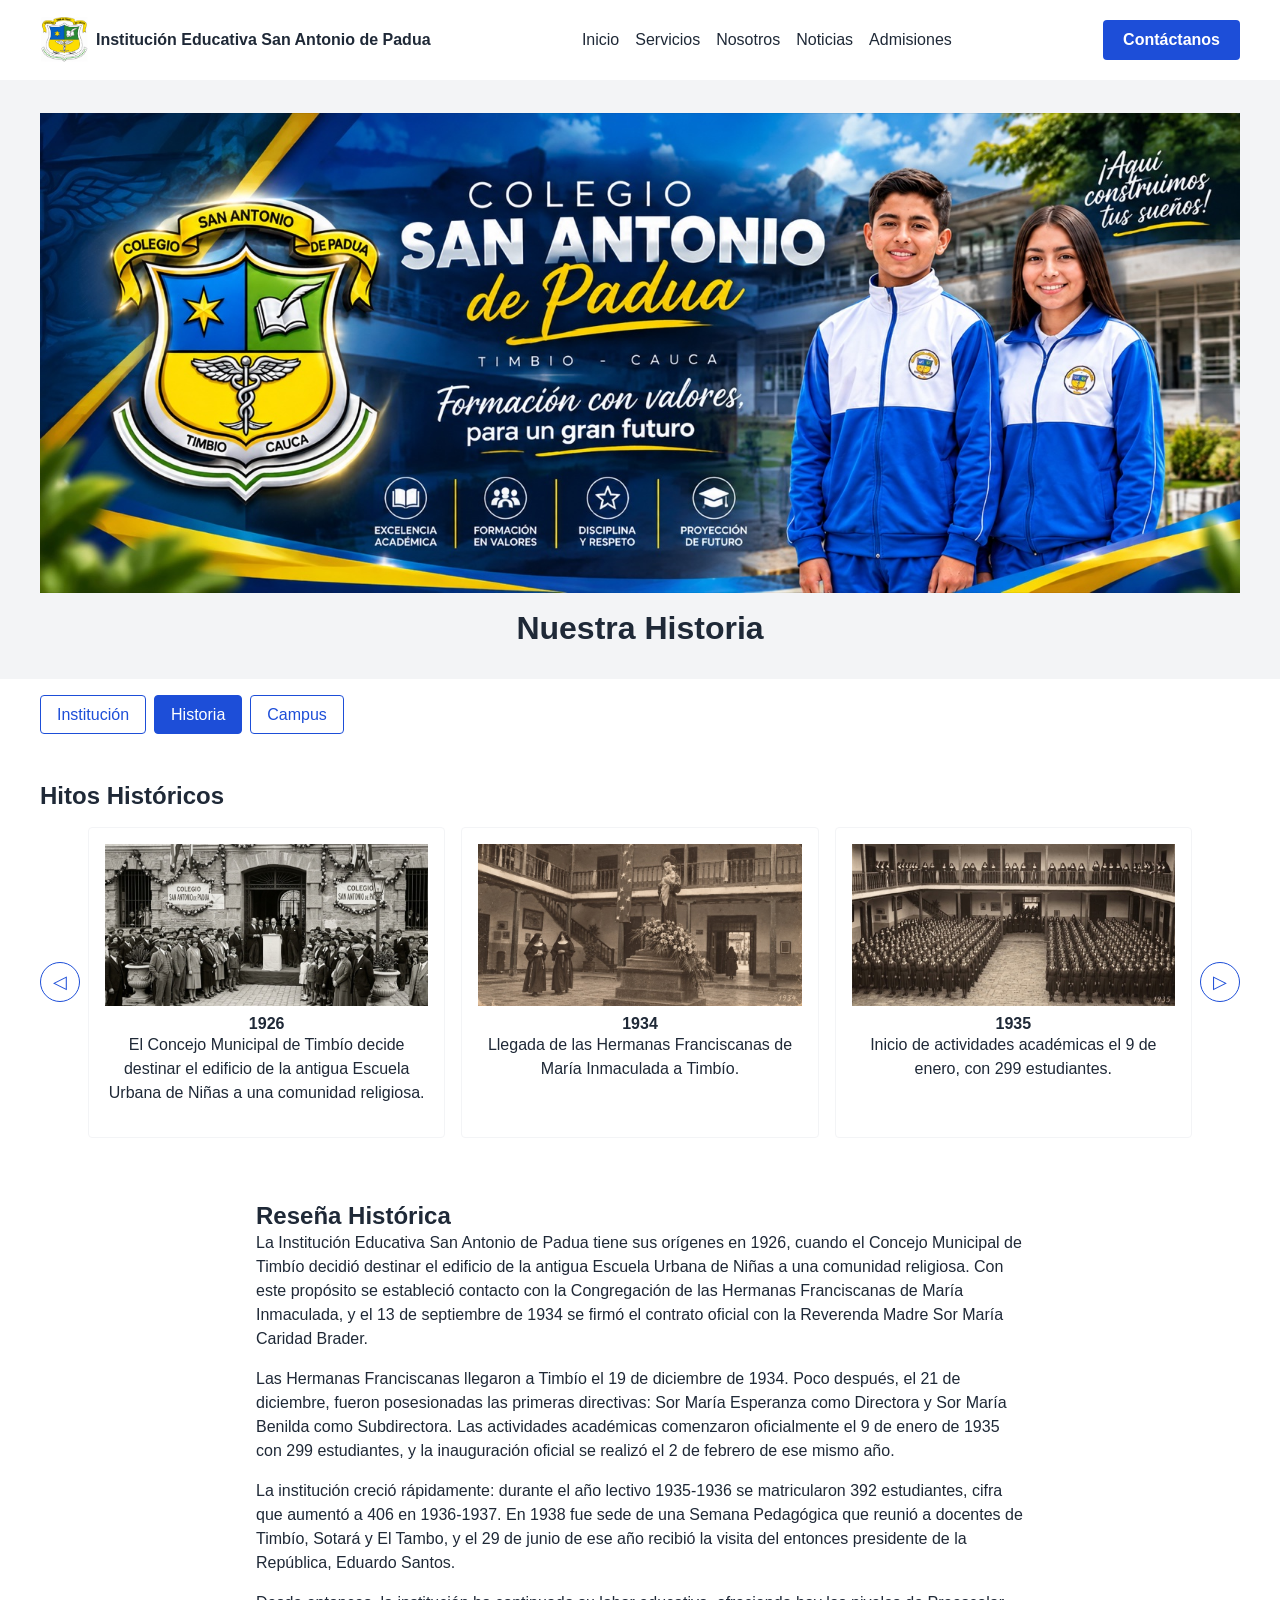
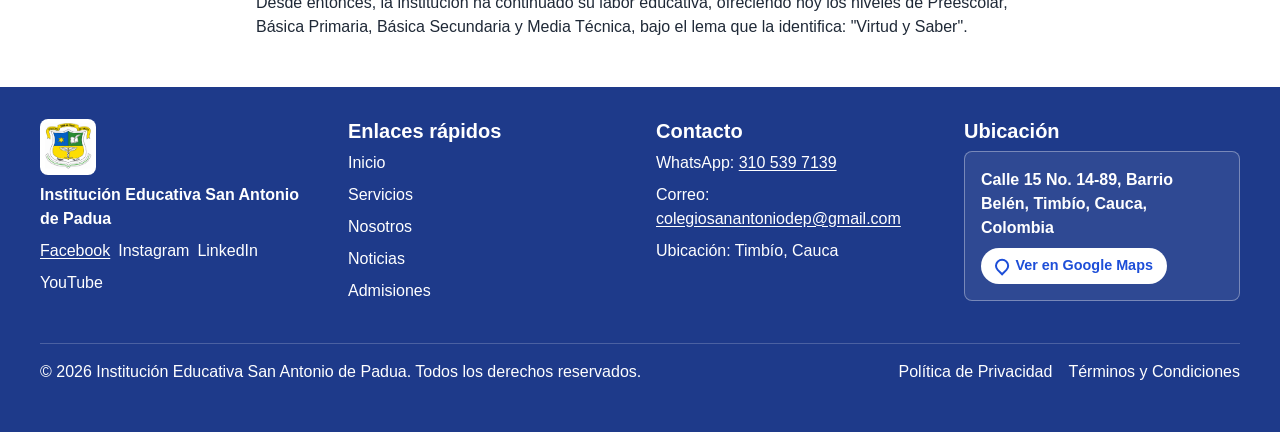
<file: pages/nosotros-historia.html>
<!DOCTYPE html>
<html lang="es">
<head>
  <meta charset="UTF-8">
  <meta name="viewport" content="width=device-width, initial-scale=1.0">
  <title>Nuestra Historia - Institución Educativa San Antonio de Padua</title>
  <link rel="stylesheet" href="../css/styles.css">
  <link rel="stylesheet" href="../css/components.css">
  <link rel="stylesheet" href="../css/responsive.css">
</head>
<body>

  <header class="header">
    <div class="header__contenedor">
      <a href="../index.html" class="header__logo">
        <!-- Escudo institucional provisional (versión con fondo blanco) -->
        <img src="../assets/images/institucional/escudo-sap.png" alt="Escudo de la Institución Educativa San Antonio de Padua" class="header__escudo">
        <span class="header__nombre">Institución Educativa San Antonio de Padua</span>
      </a>

      <!-- Botón del menú móvil: solo visible en pantallas pequeñas -->
      <button type="button" class="header__menu-boton" aria-expanded="false" aria-controls="menu-principal">☰ Menú</button>

      <nav class="nav" id="menu-principal" aria-label="Navegación principal">
        <ul class="nav__lista">
          <li><a href="../index.html" class="nav__enlace">Inicio</a></li>
          <li><a href="servicios-academicos.html" class="nav__enlace">Servicios</a></li>
          <li><a href="nosotros-institucion.html" class="nav__enlace">Nosotros</a></li>
          <li><a href="noticias.html" class="nav__enlace">Noticias</a></li>
          <li><a href="admisiones.html" class="nav__enlace">Admisiones</a></li>
        </ul>
      </nav>

      <a href="contacto.html" class="boton boton--primario">Contáctanos</a>
    </div>
  </header>

  <main class="contenido-principal">

    <!-- Banner de sección -->
    <section class="banner">
      <img src="../assets/images/nosotros/historia-banner.jpg" alt="Pieza gráfica institucional con el escudo y dos estudiantes frente al colegio" class="banner__imagen">
      <div class="banner__contenido">
        <h1>Nuestra Historia</h1>
      </div>
    </section>

    <!-- Navegación entre las páginas de la sección Nosotros -->
    <nav class="navegacion-seccion contenedor" aria-label="Navegación de Nosotros">
      <ul class="navegacion-seccion__lista">
        <li><a href="nosotros-institucion.html" class="navegacion-seccion__enlace">Institución</a></li>
        <li><a href="nosotros-historia.html" class="navegacion-seccion__enlace navegacion-seccion__enlace--activo" aria-current="page">Historia</a></li>
        <li><a href="nosotros-campus.html" class="navegacion-seccion__enlace">Campus</a></li>
      </ul>
    </nav>

    <!-- Hitos históricos: carrusel manejado por carousel.js. Sin JavaScript se ven como cuadrícula -->
    <section class="hitos-historicos contenedor">
      <h2 id="titulo-hitos">Hitos Históricos</h2>
      <div class="carrusel carrusel--hitos" role="region" aria-roledescription="carrusel" aria-labelledby="titulo-hitos">
        <button type="button" class="carrusel__boton carrusel__boton--anterior" aria-label="Ver hitos anteriores" hidden><span aria-hidden="true">&#9665;</span></button>
        <div class="carrusel__ventana">
          <div class="carrusel__pista hitos-historicos__grid">
            <article class="tarjeta">
              <img src="../assets/images/nosotros/historia-1926.jpg" alt="Imagen alusiva al hito de 1926: acto público frente a la fachada del colegio" class="tarjeta__imagen tarjeta__imagen--hito">
              <h3 class="tarjeta__titulo">1926</h3>
              <p>El Concejo Municipal de Timbío decide destinar el edificio de la antigua Escuela Urbana de Niñas a una comunidad religiosa.</p>
            </article>
            <article class="tarjeta">
              <img src="../assets/images/nosotros/historia-1934.jpg" alt="Imagen alusiva al hito de 1934: religiosas en el patio interior del colegio" class="tarjeta__imagen tarjeta__imagen--hito">
              <h3 class="tarjeta__titulo">1934</h3>
              <p>Llegada de las Hermanas Franciscanas de María Inmaculada a Timbío.</p>
            </article>
            <article class="tarjeta">
              <img src="../assets/images/nosotros/historia-1935-actividades.jpg" alt="Imagen alusiva al inicio de actividades académicas de 1935: estudiantes formadas en el patio del colegio" class="tarjeta__imagen tarjeta__imagen--hito">
              <h3 class="tarjeta__titulo">1935</h3>
              <p>Inicio de actividades académicas el 9 de enero, con 299 estudiantes.</p>
            </article>
            <article class="tarjeta">
              <img src="../assets/images/nosotros/historia-1935-inauguracion.jpg" alt="Imagen alusiva a la inauguración de 1935: ceremonia en el patio del colegio" class="tarjeta__imagen tarjeta__imagen--hito">
              <h3 class="tarjeta__titulo">1935</h3>
              <p>Inauguración oficial de la escuela el 2 de febrero.</p>
            </article>
            <article class="tarjeta">
              <img src="../assets/images/nosotros/historia-1936-1937.jpg" alt="Imagen alusiva al periodo 1936-1937: estudiantes y acompañantes reunidos en el patio del colegio" class="tarjeta__imagen tarjeta__imagen--hito">
              <h3 class="tarjeta__titulo">1936–1937</h3>
              <p>Crecimiento de la matrícula: 392 estudiantes en 1935-1936 y 406 en 1936-1937.</p>
            </article>
            <article class="tarjeta">
              <img src="../assets/images/nosotros/historia-1938.jpg" alt="Imagen alusiva al hito de 1938: acto público frente a la fachada del colegio" class="tarjeta__imagen tarjeta__imagen--hito">
              <h3 class="tarjeta__titulo">1938</h3>
              <p>Visita del presidente de la República, Eduardo Santos, el 29 de junio.</p>
            </article>
          </div>
        </div>
        <button type="button" class="carrusel__boton carrusel__boton--siguiente" aria-label="Ver hitos siguientes" hidden><span aria-hidden="true">&#9655;</span></button>
        <p class="carrusel__estado sr-only" aria-live="polite"></p>
      </div>
    </section>

    <!-- Reseña histórica: síntesis basada en informacion-sap.pdf -->
    <section class="historia contenedor">
      <h2>Reseña Histórica</h2>
      <p>
        La Institución Educativa San Antonio de Padua tiene sus orígenes en 1926,
        cuando el Concejo Municipal de Timbío decidió destinar el edificio de la
        antigua Escuela Urbana de Niñas a una comunidad religiosa. Con este
        propósito se estableció contacto con la Congregación de las Hermanas
        Franciscanas de María Inmaculada, y el 13 de septiembre de 1934 se firmó
        el contrato oficial con la Reverenda Madre Sor María Caridad Brader.
      </p>
      <p>
        Las Hermanas Franciscanas llegaron a Timbío el 19 de diciembre de 1934.
        Poco después, el 21 de diciembre, fueron posesionadas las primeras
        directivas: Sor María Esperanza como Directora y Sor María Benilda como
        Subdirectora. Las actividades académicas comenzaron oficialmente el 9 de
        enero de 1935 con 299 estudiantes, y la inauguración oficial se realizó
        el 2 de febrero de ese mismo año.
      </p>
      <p>
        La institución creció rápidamente: durante el año lectivo 1935-1936 se
        matricularon 392 estudiantes, cifra que aumentó a 406 en 1936-1937. En
        1938 fue sede de una Semana Pedagógica que reunió a docentes de Timbío,
        Sotará y El Tambo, y el 29 de junio de ese año recibió la visita del
        entonces presidente de la República, Eduardo Santos.
      </p>
      <p>
        Desde entonces, la institución ha continuado su labor educativa,
        ofreciendo hoy los niveles de Preescolar, Básica Primaria, Básica
        Secundaria y Media Técnica, bajo el lema que la identifica: "Virtud y
        Saber".
      </p>
    </section>

  </main>

  <footer class="footer">
    <div class="footer__contenedor">

      <div class="footer__institucion">
        <!-- Escudo institucional provisional (versión con fondo blanco) -->
        <img src="../assets/images/institucional/escudo-sap.png" alt="Escudo de la Institución Educativa San Antonio de Padua" class="footer__escudo">
        <p class="footer__nombre">Institución Educativa San Antonio de Padua</p>
        <!-- Redes sociales: Facebook enlaza a la página oficial; las demás se muestran como texto porque sus enlaces siguen pendientes -->
        <ul class="footer__redes">
          <li><a href="https://www.facebook.com/ColegioSanAntonioDePaduaTimbio" class="footer__red-social footer__red-social--enlace" target="_blank" rel="noopener noreferrer">Facebook<span class="sr-only"> (se abre en una pestaña nueva)</span></a></li>
          <li><span class="footer__red-social">Instagram</span></li>
          <li><span class="footer__red-social">LinkedIn</span></li>
          <li><span class="footer__red-social">YouTube</span></li>
        </ul>
      </div>

      <div class="footer__enlaces">
        <h3 class="footer__titulo">Enlaces rápidos</h3>
        <ul>
          <li><a href="../index.html">Inicio</a></li>
          <li><a href="servicios-academicos.html">Servicios</a></li>
          <li><a href="nosotros-institucion.html">Nosotros</a></li>
          <li><a href="noticias.html">Noticias</a></li>
          <li><a href="admisiones.html">Admisiones</a></li>
        </ul>
      </div>

      <div class="footer__contacto">
        <h3 class="footer__titulo">Contacto</h3>
        <ul>
          <!-- Canales de contacto entregados por la institución (WhatsApp y correo) -->
          <li>WhatsApp: <a href="https://wa.me/573105397139" target="_blank" rel="noopener noreferrer">310 539 7139<span class="sr-only"> (se abre en una pestaña nueva)</span></a></li>
          <li>Correo: <a href="mailto:colegiosanantoniodep@gmail.com">colegiosanantoniodep@gmail.com</a></li>
          <li>Ubicación: Timbío, Cauca</li>
        </ul>
      </div>

      <div class="footer__ubicacion">
        <h3 class="footer__titulo">Ubicación</h3>
        <!-- Dirección entregada por la institución y búsqueda de esa dirección en Google Maps (sin coordenadas ni mapa incrustado) -->
        <div class="footer__ubicacion-pendiente">
          <p class="footer__ubicacion-lugar">Calle 15 No. 14-89, Barrio Belén, Timbío, Cauca, Colombia</p>
          <a href="https://www.google.com/maps/search/?api=1&amp;query=Calle%2015%20No.%2014-89%2C%20Barrio%20Bel%C3%A9n%2C%20Timb%C3%ADo%2C%20Cauca%2C%20Colombia" class="footer__mapa" target="_blank" rel="noopener noreferrer">Ver en Google Maps<span class="sr-only"> (se abre en una pestaña nueva)</span></a>
        </div>
      </div>

    </div>

    <div class="footer__linea-inferior">
      <p>&copy; 2026 Institución Educativa San Antonio de Padua. Todos los derechos reservados.</p>
      <!-- Documentos legales: se muestran como texto porque los textos oficiales siguen pendientes -->
      <ul class="footer__legal">
        <li><span>Política de Privacidad</span></li>
        <li><span>Términos y Condiciones</span></li>
      </ul>
    </div>
  </footer>

  <script src="../js/main.js"></script>
  <script src="../js/carousel.js"></script>
  <script src="../js/visor-fotos.js"></script>
</body>
</html>
</file>
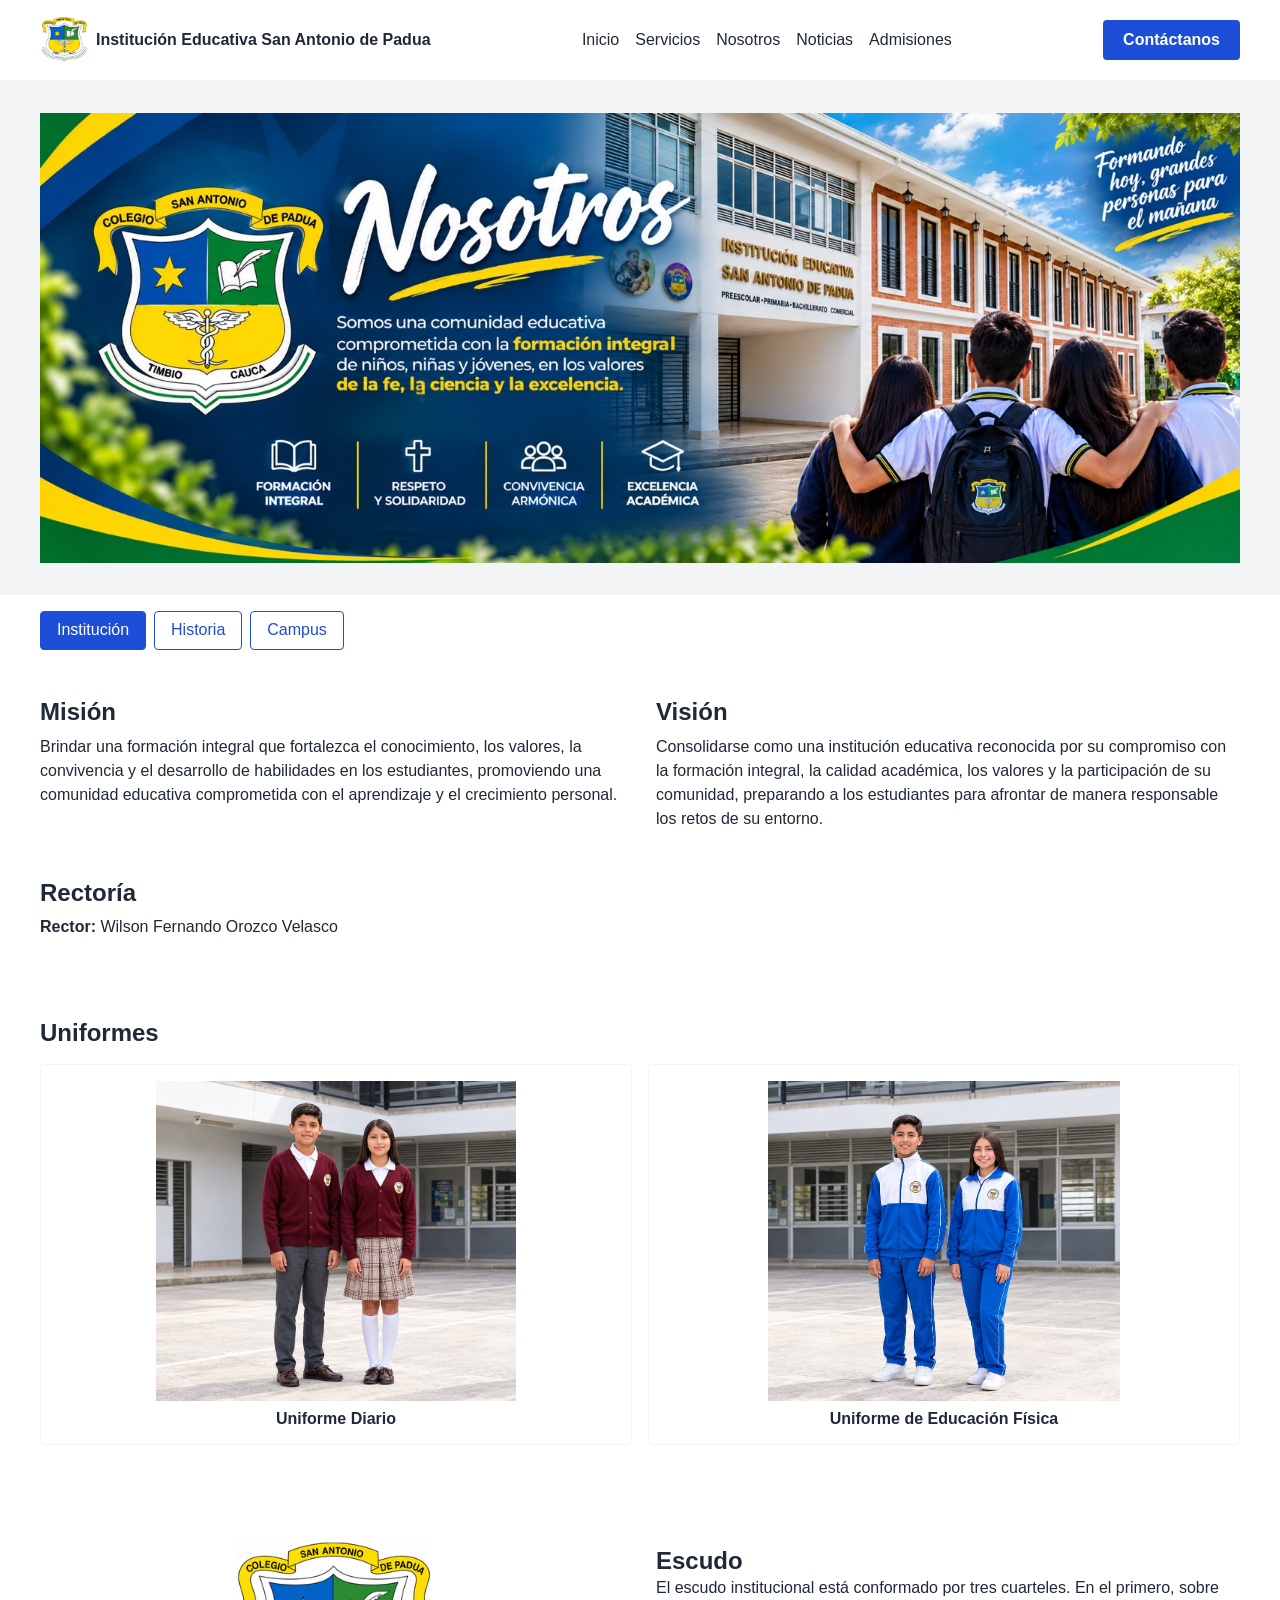
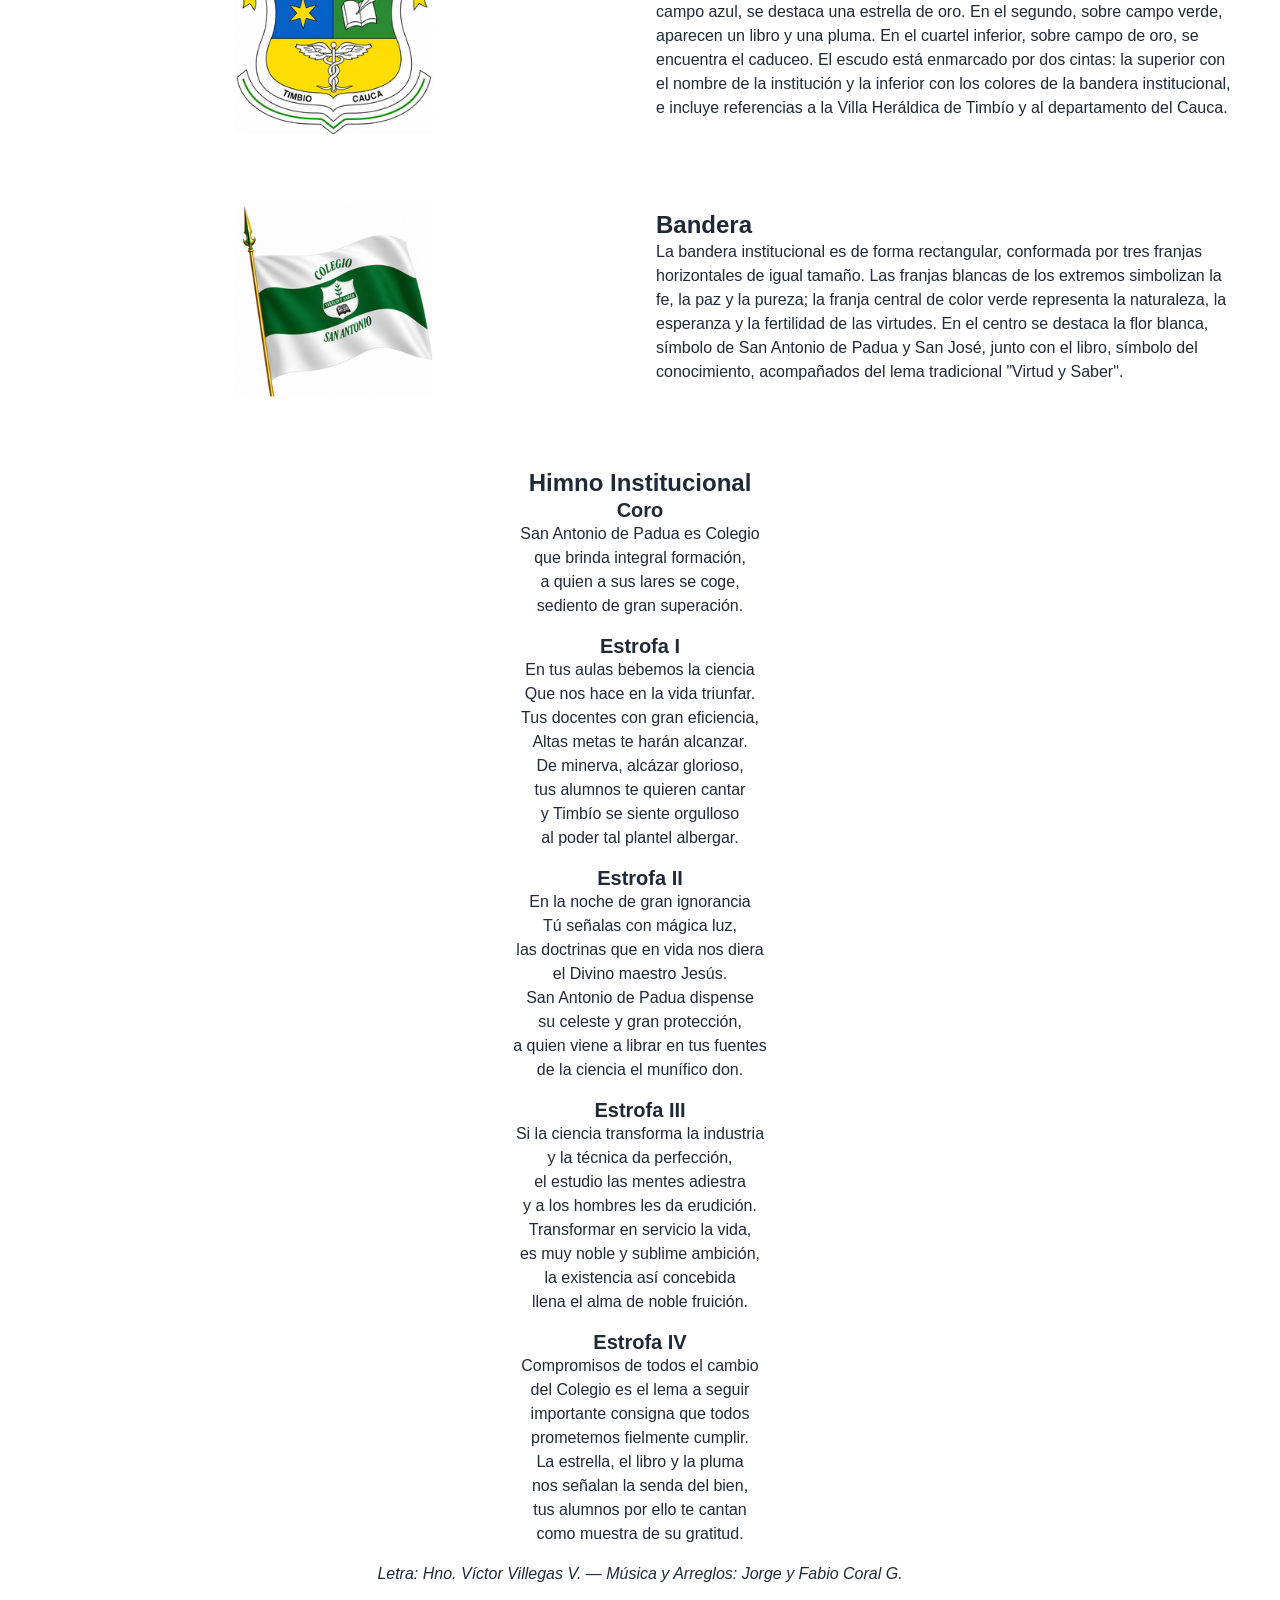
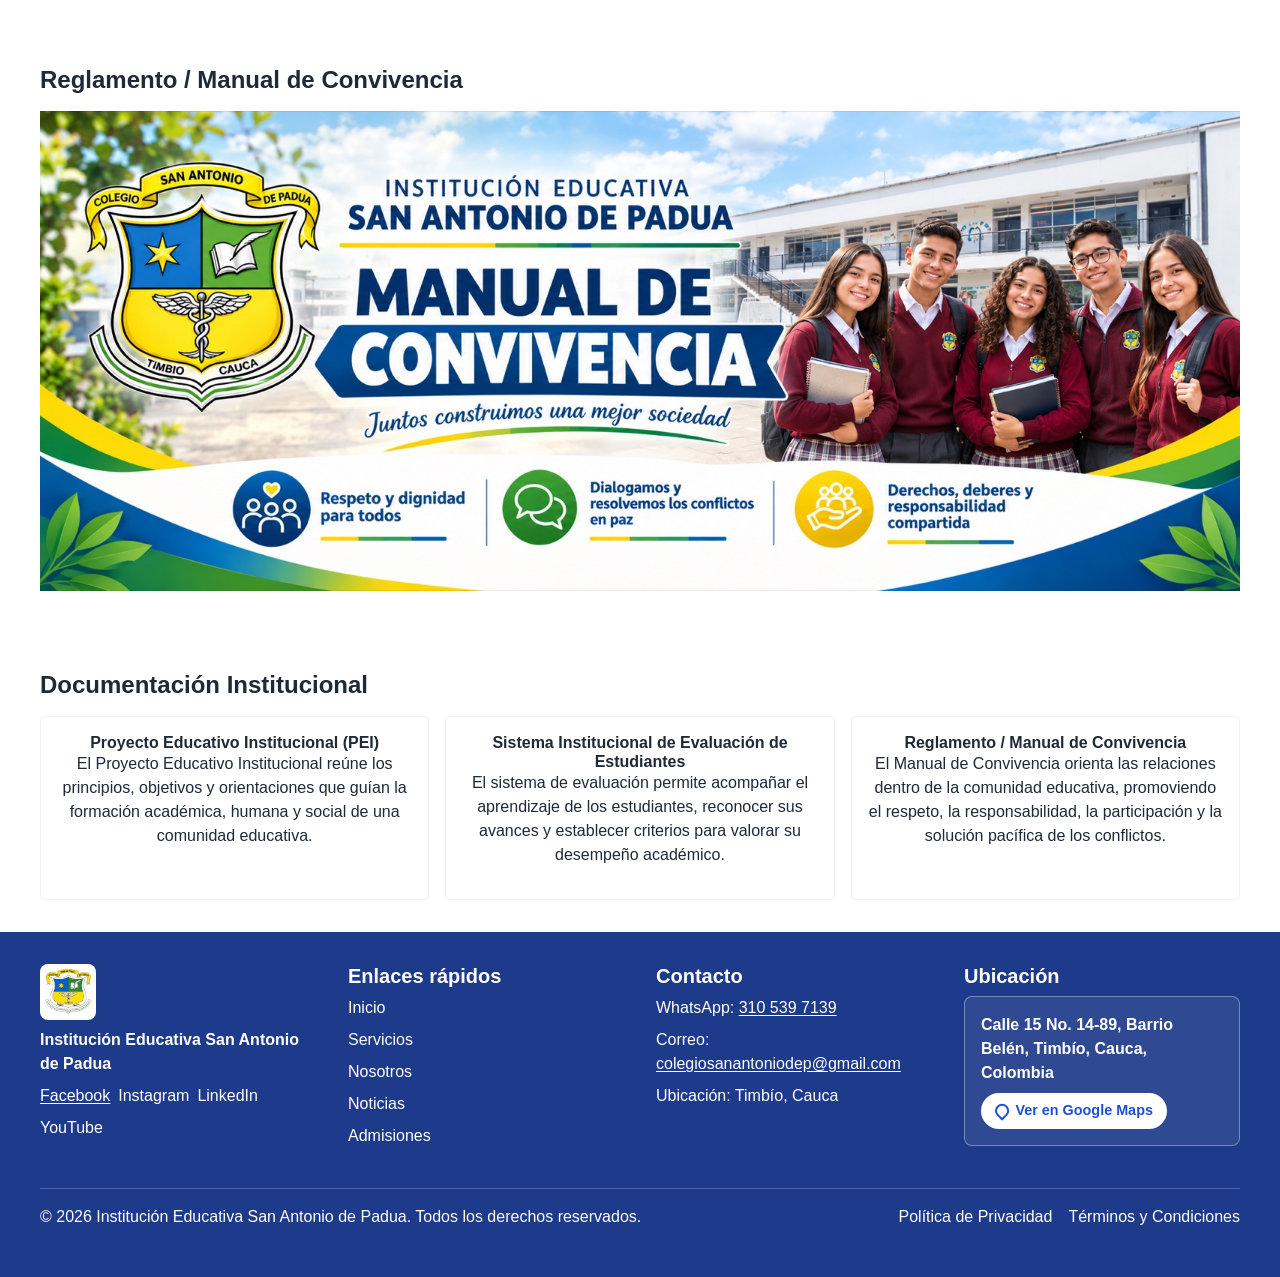
<file: pages/nosotros-institucion.html>
<!DOCTYPE html>
<html lang="es">
<head>
  <meta charset="UTF-8">
  <meta name="viewport" content="width=device-width, initial-scale=1.0">
  <title>Nosotros - Institución Educativa San Antonio de Padua</title>
  <link rel="stylesheet" href="../css/styles.css">
  <link rel="stylesheet" href="../css/components.css">
  <link rel="stylesheet" href="../css/responsive.css">
</head>
<body>

  <header class="header">
    <div class="header__contenedor">
      <a href="../index.html" class="header__logo">
        <!-- Escudo institucional provisional (versión con fondo blanco) -->
        <img src="../assets/images/institucional/escudo-sap.png" alt="Escudo de la Institución Educativa San Antonio de Padua" class="header__escudo">
        <span class="header__nombre">Institución Educativa San Antonio de Padua</span>
      </a>

      <!-- Botón del menú móvil: solo visible en pantallas pequeñas -->
      <button type="button" class="header__menu-boton" aria-expanded="false" aria-controls="menu-principal">☰ Menú</button>

      <nav class="nav" id="menu-principal" aria-label="Navegación principal">
        <ul class="nav__lista">
          <li><a href="../index.html" class="nav__enlace">Inicio</a></li>
          <li><a href="servicios-academicos.html" class="nav__enlace">Servicios</a></li>
          <li><a href="nosotros-institucion.html" class="nav__enlace" aria-current="page">Nosotros</a></li>
          <li><a href="noticias.html" class="nav__enlace">Noticias</a></li>
          <li><a href="admisiones.html" class="nav__enlace">Admisiones</a></li>
        </ul>
      </nav>

      <a href="contacto.html" class="boton boton--primario">Contáctanos</a>
    </div>
  </header>

  <main class="contenido-principal">

    <!-- Banner de sección -->
    <section class="banner">
      <img src="../assets/images/nosotros/nosotros-banner.jpg" alt="Pieza gráfica de la sección Nosotros con el escudo, la fachada de la institución y un grupo de estudiantes" class="banner__imagen">
      <!-- El banner ya muestra "Nosotros": el título se conserva solo para lectores de pantalla -->
      <h1 class="sr-only">Nosotros</h1>
    </section>

    <!-- Navegación entre las páginas de la sección Nosotros -->
    <nav class="navegacion-seccion contenedor" aria-label="Navegación de Nosotros">
      <ul class="navegacion-seccion__lista">
        <li><a href="nosotros-institucion.html" class="navegacion-seccion__enlace navegacion-seccion__enlace--activo" aria-current="page">Institución</a></li>
        <li><a href="nosotros-historia.html" class="navegacion-seccion__enlace">Historia</a></li>
        <li><a href="nosotros-campus.html" class="navegacion-seccion__enlace">Campus</a></li>
      </ul>
    </nav>

    <!--
      Misión y Visión: textos provisionales del prototipo. No son las versiones
      oficiales de la institución, que siguen pendientes de validación.
    -->
    <section class="mision-vision contenedor">
      <div class="mision-vision__bloque">
        <h2>Misión</h2>
        <p>Brindar una formación integral que fortalezca el conocimiento, los valores, la convivencia y el desarrollo de habilidades en los estudiantes, promoviendo una comunidad educativa comprometida con el aprendizaje y el crecimiento personal.</p>
      </div>
      <div class="mision-vision__bloque">
        <h2>Visión</h2>
        <p>Consolidarse como una institución educativa reconocida por su compromiso con la formación integral, la calidad académica, los valores y la participación de su comunidad, preparando a los estudiantes para afrontar de manera responsable los retos de su entorno.</p>
      </div>
    </section>

    <!-- Rectoría: dato entregado por la institución -->
    <section class="rectoria contenedor">
      <h2>Rectoría</h2>
      <p><span class="rectoria__cargo">Rector:</span> Wilson Fernando Orozco Velasco</p>
    </section>

    <!-- Uniformes: las fotografías se pueden ampliar en el visor (visor-fotos.js) -->
    <section class="uniformes contenedor">
      <h2>Uniformes</h2>
      <div class="uniformes__grid">
        <article class="tarjeta">
          <img src="../assets/images/nosotros/uniforme-diario.jpg" alt="Uniforme diario de la Institución Educativa San Antonio de Padua" class="tarjeta__imagen tarjeta__imagen--completa">
          <h3 class="tarjeta__titulo">Uniforme Diario</h3>
        </article>
        <article class="tarjeta">
          <img src="../assets/images/nosotros/uniforme-educacion-fisica.jpg" alt="Uniforme de Educación Física de la Institución Educativa San Antonio de Padua" class="tarjeta__imagen tarjeta__imagen--completa">
          <h3 class="tarjeta__titulo">Uniforme de Educación Física</h3>
        </article>
      </div>
    </section>

    <!-- Escudo: texto respaldado por informacion-sap.pdf -->
    <section class="simbolo contenedor">
      <img src="../assets/images/institucional/escudo-sap.png" alt="Escudo de la Institución Educativa San Antonio de Padua" class="simbolo__imagen">
      <div class="simbolo__texto">
        <h2>Escudo</h2>
        <p>
          El escudo institucional está conformado por tres cuarteles. En el primero,
          sobre campo azul, se destaca una estrella de oro. En el segundo, sobre campo
          verde, aparecen un libro y una pluma. En el cuartel inferior, sobre campo de
          oro, se encuentra el caduceo. El escudo está enmarcado por dos cintas: la
          superior con el nombre de la institución y la inferior con los colores de la
          bandera institucional, e incluye referencias a la Villa Heráldica de Timbío
          y al departamento del Cauca.
        </p>
      </div>
    </section>

    <!-- Bandera: texto respaldado por informacion-sap.pdf -->
    <section class="simbolo contenedor">
      <img src="../assets/images/institucional/bandera.png" alt="Bandera de la Institución Educativa San Antonio de Padua" class="simbolo__imagen">
      <div class="simbolo__texto">
        <h2>Bandera</h2>
        <p>
          La bandera institucional es de forma rectangular, conformada por tres
          franjas horizontales de igual tamaño. Las franjas blancas de los extremos
          simbolizan la fe, la paz y la pureza; la franja central de color verde
          representa la naturaleza, la esperanza y la fertilidad de las virtudes. En
          el centro se destaca la flor blanca, símbolo de San Antonio de Padua y San
          José, junto con el libro, símbolo del conocimiento, acompañados del lema
          tradicional "Virtud y Saber".
        </p>
      </div>
    </section>

    <!-- Himno: letra completa respaldada por informacion-sap.pdf -->
    <section class="himno contenedor">
      <h2>Himno Institucional</h2>

      <h3>Coro</h3>
      <p class="himno__coro">
        San Antonio de Padua es Colegio<br>
        que brinda integral formación,<br>
        a quien a sus lares se coge,<br>
        sediento de gran superación.
      </p>

      <h3>Estrofa I</h3>
      <p class="himno__estrofa">
        En tus aulas bebemos la ciencia<br>
        Que nos hace en la vida triunfar.<br>
        Tus docentes con gran eficiencia,<br>
        Altas metas te harán alcanzar.<br>
        De minerva, alcázar glorioso,<br>
        tus alumnos te quieren cantar<br>
        y Timbío se siente orgulloso<br>
        al poder tal plantel albergar.
      </p>

      <h3>Estrofa II</h3>
      <p class="himno__estrofa">
        En la noche de gran ignorancia<br>
        Tú señalas con mágica luz,<br>
        las doctrinas que en vida nos diera<br>
        el Divino maestro Jesús.<br>
        San Antonio de Padua dispense<br>
        su celeste y gran protección,<br>
        a quien viene a librar en tus fuentes<br>
        de la ciencia el munífico don.
      </p>

      <h3>Estrofa III</h3>
      <p class="himno__estrofa">
        Si la ciencia transforma la industria<br>
        y la técnica da perfección,<br>
        el estudio las mentes adiestra<br>
        y a los hombres les da erudición.<br>
        Transformar en servicio la vida,<br>
        es muy noble y sublime ambición,<br>
        la existencia así concebida<br>
        llena el alma de noble fruición.
      </p>

      <h3>Estrofa IV</h3>
      <p class="himno__estrofa">
        Compromisos de todos el cambio<br>
        del Colegio es el lema a seguir<br>
        importante consigna que todos<br>
        prometemos fielmente cumplir.<br>
        La estrella, el libro y la pluma<br>
        nos señalan la senda del bien,<br>
        tus alumnos por ello te cantan<br>
        como muestra de su gratitud.
      </p>

      <p class="himno__autoria">
        Letra: Hno. Víctor Villegas V. — Música y Arreglos: Jorge y Fabio Coral G.
      </p>
    </section>

    <!-- Reglamento / Manual de Convivencia: imagen alusiva del equipo; el documento oficial sigue pendiente, por eso no hay enlace ni descarga -->
    <section class="documento-seccion contenedor">
      <h2>Reglamento / Manual de Convivencia</h2>
      <img src="../assets/images/nosotros/manual-convivencia.jpg" alt="Pieza gráfica alusiva al Manual de Convivencia de la Institución Educativa San Antonio de Padua" class="documento-imagen">
    </section>

    <!--
      Documentación institucional: explicación general de cada documento.
      Los documentos oficiales aún no se han entregado, por eso no hay enlaces ni descargas.
    -->
    <section class="documentos-lista contenedor">
      <h2>Documentación Institucional</h2>
      <div class="documentos-lista__grid">
        <article class="tarjeta tarjeta--circulo">
          <h3 class="tarjeta__titulo"><span class="circulo circulo--compacto">Proyecto Educativo Institucional (PEI)</span></h3>
          <p>El Proyecto Educativo Institucional reúne los principios, objetivos y orientaciones que guían la formación académica, humana y social de una comunidad educativa.</p>
        </article>
        <article class="tarjeta tarjeta--circulo">
          <h3 class="tarjeta__titulo"><span class="circulo circulo--compacto">Sistema Institucional de Evaluación de Estudiantes</span></h3>
          <p>El sistema de evaluación permite acompañar el aprendizaje de los estudiantes, reconocer sus avances y establecer criterios para valorar su desempeño académico.</p>
        </article>
        <article class="tarjeta tarjeta--circulo">
          <h3 class="tarjeta__titulo"><span class="circulo circulo--compacto">Reglamento / Manual de Convivencia</span></h3>
          <p>El Manual de Convivencia orienta las relaciones dentro de la comunidad educativa, promoviendo el respeto, la responsabilidad, la participación y la solución pacífica de los conflictos.</p>
        </article>
      </div>
    </section>

  </main>

  <footer class="footer">
    <div class="footer__contenedor">

      <div class="footer__institucion">
        <!-- Escudo institucional provisional (versión con fondo blanco) -->
        <img src="../assets/images/institucional/escudo-sap.png" alt="Escudo de la Institución Educativa San Antonio de Padua" class="footer__escudo">
        <p class="footer__nombre">Institución Educativa San Antonio de Padua</p>
        <!-- Redes sociales: Facebook enlaza a la página oficial; las demás se muestran como texto porque sus enlaces siguen pendientes -->
        <ul class="footer__redes">
          <li><a href="https://www.facebook.com/ColegioSanAntonioDePaduaTimbio" class="footer__red-social footer__red-social--enlace" target="_blank" rel="noopener noreferrer">Facebook<span class="sr-only"> (se abre en una pestaña nueva)</span></a></li>
          <li><span class="footer__red-social">Instagram</span></li>
          <li><span class="footer__red-social">LinkedIn</span></li>
          <li><span class="footer__red-social">YouTube</span></li>
        </ul>
      </div>

      <div class="footer__enlaces">
        <h3 class="footer__titulo">Enlaces rápidos</h3>
        <ul>
          <li><a href="../index.html">Inicio</a></li>
          <li><a href="servicios-academicos.html">Servicios</a></li>
          <li><a href="nosotros-institucion.html">Nosotros</a></li>
          <li><a href="noticias.html">Noticias</a></li>
          <li><a href="admisiones.html">Admisiones</a></li>
        </ul>
      </div>

      <div class="footer__contacto">
        <h3 class="footer__titulo">Contacto</h3>
        <ul>
          <!-- Canales de contacto entregados por la institución (WhatsApp y correo) -->
          <li>WhatsApp: <a href="https://wa.me/573105397139" target="_blank" rel="noopener noreferrer">310 539 7139<span class="sr-only"> (se abre en una pestaña nueva)</span></a></li>
          <li>Correo: <a href="mailto:colegiosanantoniodep@gmail.com">colegiosanantoniodep@gmail.com</a></li>
          <li>Ubicación: Timbío, Cauca</li>
        </ul>
      </div>

      <div class="footer__ubicacion">
        <h3 class="footer__titulo">Ubicación</h3>
        <!-- Dirección entregada por la institución y búsqueda de esa dirección en Google Maps (sin coordenadas ni mapa incrustado) -->
        <div class="footer__ubicacion-pendiente">
          <p class="footer__ubicacion-lugar">Calle 15 No. 14-89, Barrio Belén, Timbío, Cauca, Colombia</p>
          <a href="https://www.google.com/maps/search/?api=1&amp;query=Calle%2015%20No.%2014-89%2C%20Barrio%20Bel%C3%A9n%2C%20Timb%C3%ADo%2C%20Cauca%2C%20Colombia" class="footer__mapa" target="_blank" rel="noopener noreferrer">Ver en Google Maps<span class="sr-only"> (se abre en una pestaña nueva)</span></a>
        </div>
      </div>

    </div>

    <div class="footer__linea-inferior">
      <p>&copy; 2026 Institución Educativa San Antonio de Padua. Todos los derechos reservados.</p>
      <!-- Documentos legales: se muestran como texto porque los textos oficiales siguen pendientes -->
      <ul class="footer__legal">
        <li><span>Política de Privacidad</span></li>
        <li><span>Términos y Condiciones</span></li>
      </ul>
    </div>
  </footer>

  <script src="../js/main.js"></script>
  <script src="../js/visor-fotos.js"></script>
</body>
</html>
</file>
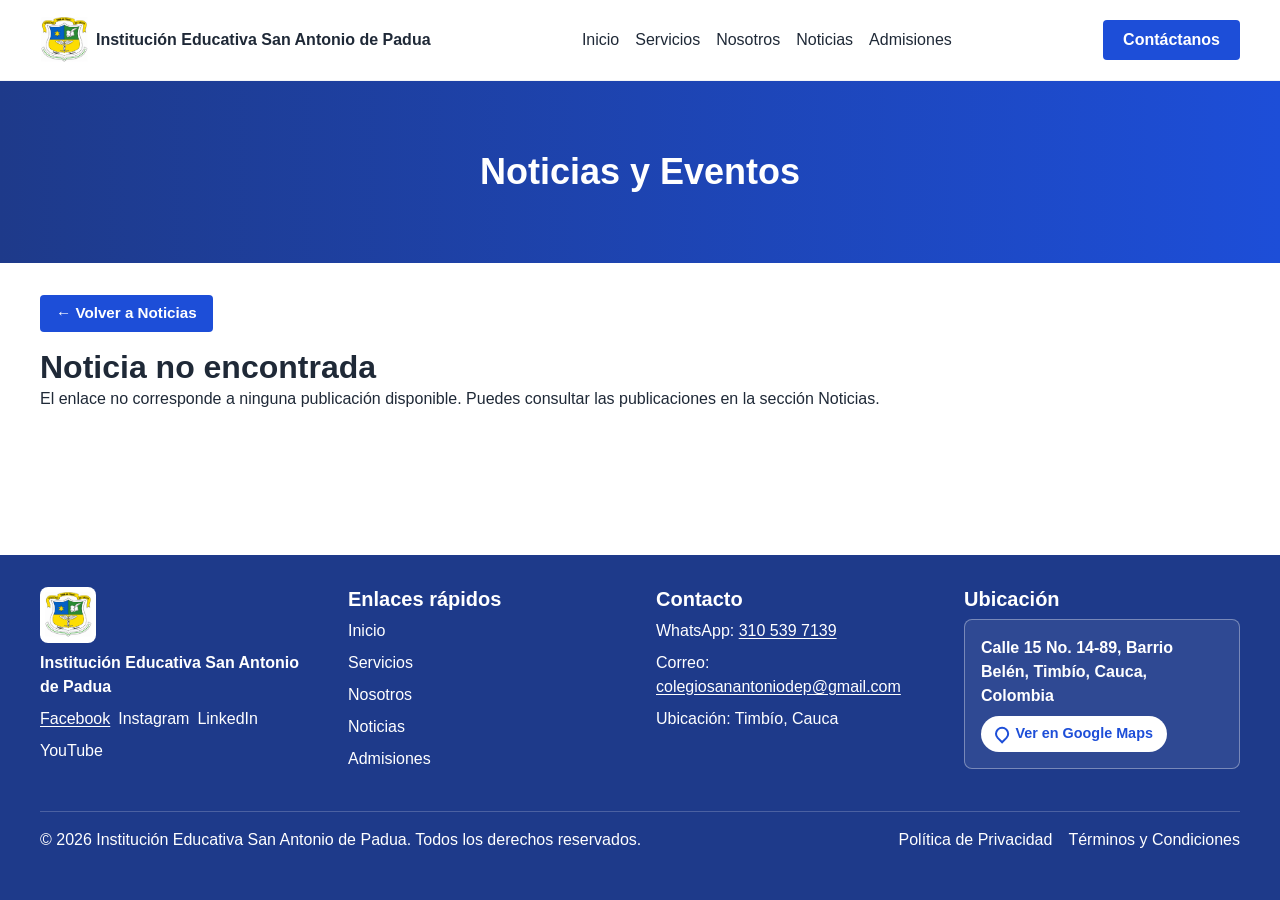
<file: pages/noticia-evento.html>
<!DOCTYPE html>
<html lang="es">
<head>
  <meta charset="UTF-8">
  <meta name="viewport" content="width=device-width, initial-scale=1.0">
  <title>Noticias y Eventos - Institución Educativa San Antonio de Padua</title>
  <link rel="stylesheet" href="../css/styles.css">
  <link rel="stylesheet" href="../css/components.css">
  <link rel="stylesheet" href="../css/responsive.css">
</head>
<body>

  <header class="header">
    <div class="header__contenedor">
      <a href="../index.html" class="header__logo">
        <!-- Escudo institucional provisional (versión con fondo blanco) -->
        <img src="../assets/images/institucional/escudo-sap.png" alt="Escudo de la Institución Educativa San Antonio de Padua" class="header__escudo">
        <span class="header__nombre">Institución Educativa San Antonio de Padua</span>
      </a>

      <!-- Botón del menú móvil: solo visible en pantallas pequeñas -->
      <button type="button" class="header__menu-boton" aria-expanded="false" aria-controls="menu-principal">☰ Menú</button>

      <nav class="nav" id="menu-principal" aria-label="Navegación principal">
        <ul class="nav__lista">
          <li><a href="../index.html" class="nav__enlace">Inicio</a></li>
          <li><a href="servicios-academicos.html" class="nav__enlace">Servicios</a></li>
          <li><a href="nosotros-institucion.html" class="nav__enlace">Nosotros</a></li>
          <li><a href="noticias.html" class="nav__enlace">Noticias</a></li>
          <li><a href="admisiones.html" class="nav__enlace">Admisiones</a></li>
        </ul>
      </nav>

      <a href="contacto.html" class="boton boton--primario">Contáctanos</a>
    </div>
  </header>

  <main class="contenido-principal">

    <!--
      Banner provisional hecho solo con CSS (franja de color con el nombre de
      la sección). Se reemplazará cuando el equipo audiovisual defina el banner
      oficial. El texto no es un encabezado: el h1 de la página es el título
      de cada noticia.
    -->
    <section class="banner banner--franja">
      <p class="banner__franja-texto">Noticias y Eventos</p>
    </section>

    <!--
      Detalle de noticia: una sola plantilla para las cuatro tarjetas de
      noticias.html. Cada enlace indica cuál mostrar con ?noticia=identificador
      y noticia.js oculta las demás. Los textos explican de forma general el
      tema de cada publicación; no relatan fechas ni detalles de una actividad
      concreta (ver PENDIENTES.md).
    -->
    <div class="detalle-noticias contenedor">
      <a href="noticias.html" class="boton boton--primario detalle-noticias__volver"><span aria-hidden="true">&larr;</span> Volver a Noticias</a>

      <!-- Mensaje que se ve sin JavaScript: en ese caso aparecen las cuatro noticias -->
      <p class="detalle-noticias__sin-js">Se muestran todas las publicaciones de la sección Noticias y Eventos.</p>

      <!-- Mensaje para un enlace sin noticia o con un identificador que no existe -->
      <div class="detalle-noticias__no-encontrada" hidden>
        <h1>Noticia no encontrada</h1>
        <p>El enlace no corresponde a ninguna publicación disponible. Puedes consultar las publicaciones en la sección Noticias.</p>
      </div>

      <article class="detalle-noticia" id="encuentro-estudiantes">
        <h1 class="detalle-noticia__titulo">Encuentro institucional de estudiantes</h1>
        <div class="detalle-noticia__contenido">
          <img src="../assets/images/noticias/noticia-01.jpg" alt="Estudiantes formados en el patio de la institución" class="detalle-noticia__imagen">
          <div class="detalle-noticia__texto">
            <p>Los encuentros institucionales reúnen a estudiantes de distintos grados en un mismo espacio. Son momentos que fortalecen el sentido de pertenencia, permiten compartir mensajes de interés para toda la comunidad educativa y promueven la participación y la sana convivencia entre compañeros.</p>
          </div>
        </div>
      </article>

      <article class="detalle-noticia" id="formacion-orientacion">
        <h1 class="detalle-noticia__titulo">Espacio de formación y orientación</h1>
        <div class="detalle-noticia__contenido">
          <img src="../assets/images/noticias/noticia-02.jpg" alt="Estudiantes atendiendo una charla en un salón" class="detalle-noticia__imagen">
          <div class="detalle-noticia__texto">
            <p>Los espacios de formación y orientación acompañan a los estudiantes en temas que van más allá de las asignaturas, como el proyecto de vida, la toma de decisiones y el autocuidado. Las charlas y actividades guiadas les ofrecen herramientas para su crecimiento personal y académico.</p>
          </div>
        </div>
      </article>

      <article class="detalle-noticia" id="jornada-academica">
        <h1 class="detalle-noticia__titulo">Jornada académica en el aula</h1>
        <div class="detalle-noticia__contenido">
          <img src="../assets/images/noticias/noticia-03.jpg" alt="Estudiantes resolviendo una prueba escrita en el aula" class="detalle-noticia__imagen">
          <div class="detalle-noticia__texto">
            <p>Las jornadas académicas permiten a los estudiantes poner en práctica lo aprendido en clase. Este tipo de actividades ayuda a reconocer los avances, identificar los temas que necesitan refuerzo y fortalecer hábitos como la concentración, la responsabilidad y la organización del tiempo.</p>
          </div>
        </div>
      </article>

      <article class="detalle-noticia" id="actividad-cultural">
        <h1 class="detalle-noticia__titulo">Actividad cultural estudiantil</h1>
        <div class="detalle-noticia__contenido">
          <img src="../assets/images/noticias/noticia-04.jpg" alt="Grupo de estudiantes con trajes de danza en el patio" class="detalle-noticia__imagen">
          <div class="detalle-noticia__texto">
            <p>Las actividades culturales son una oportunidad para que los estudiantes expresen su creatividad por medio de la danza, la música y otras manifestaciones artísticas. Estas experiencias fortalecen el trabajo en equipo, el respeto por las tradiciones y el encuentro de toda la comunidad educativa.</p>
          </div>
        </div>
      </article>
    </div>

  </main>

  <footer class="footer">
    <div class="footer__contenedor">

      <div class="footer__institucion">
        <!-- Escudo institucional provisional (versión con fondo blanco) -->
        <img src="../assets/images/institucional/escudo-sap.png" alt="Escudo de la Institución Educativa San Antonio de Padua" class="footer__escudo">
        <p class="footer__nombre">Institución Educativa San Antonio de Padua</p>
        <!-- Redes sociales: Facebook enlaza a la página oficial; las demás se muestran como texto porque sus enlaces siguen pendientes -->
        <ul class="footer__redes">
          <li><a href="https://www.facebook.com/ColegioSanAntonioDePaduaTimbio" class="footer__red-social footer__red-social--enlace" target="_blank" rel="noopener noreferrer">Facebook<span class="sr-only"> (se abre en una pestaña nueva)</span></a></li>
          <li><span class="footer__red-social">Instagram</span></li>
          <li><span class="footer__red-social">LinkedIn</span></li>
          <li><span class="footer__red-social">YouTube</span></li>
        </ul>
      </div>

      <div class="footer__enlaces">
        <h3 class="footer__titulo">Enlaces rápidos</h3>
        <ul>
          <li><a href="../index.html">Inicio</a></li>
          <li><a href="servicios-academicos.html">Servicios</a></li>
          <li><a href="nosotros-institucion.html">Nosotros</a></li>
          <li><a href="noticias.html">Noticias</a></li>
          <li><a href="admisiones.html">Admisiones</a></li>
        </ul>
      </div>

      <div class="footer__contacto">
        <h3 class="footer__titulo">Contacto</h3>
        <ul>
          <!-- Canales de contacto entregados por la institución (WhatsApp y correo) -->
          <li>WhatsApp: <a href="https://wa.me/573105397139" target="_blank" rel="noopener noreferrer">310 539 7139<span class="sr-only"> (se abre en una pestaña nueva)</span></a></li>
          <li>Correo: <a href="mailto:colegiosanantoniodep@gmail.com">colegiosanantoniodep@gmail.com</a></li>
          <li>Ubicación: Timbío, Cauca</li>
        </ul>
      </div>

      <div class="footer__ubicacion">
        <h3 class="footer__titulo">Ubicación</h3>
        <!-- Dirección entregada por la institución y búsqueda de esa dirección en Google Maps (sin coordenadas ni mapa incrustado) -->
        <div class="footer__ubicacion-pendiente">
          <p class="footer__ubicacion-lugar">Calle 15 No. 14-89, Barrio Belén, Timbío, Cauca, Colombia</p>
          <a href="https://www.google.com/maps/search/?api=1&amp;query=Calle%2015%20No.%2014-89%2C%20Barrio%20Bel%C3%A9n%2C%20Timb%C3%ADo%2C%20Cauca%2C%20Colombia" class="footer__mapa" target="_blank" rel="noopener noreferrer">Ver en Google Maps<span class="sr-only"> (se abre en una pestaña nueva)</span></a>
        </div>
      </div>

    </div>

    <div class="footer__linea-inferior">
      <p>&copy; 2026 Institución Educativa San Antonio de Padua. Todos los derechos reservados.</p>
      <!-- Documentos legales: se muestran como texto porque los textos oficiales siguen pendientes -->
      <ul class="footer__legal">
        <li><span>Política de Privacidad</span></li>
        <li><span>Términos y Condiciones</span></li>
      </ul>
    </div>
  </footer>

  <script src="../js/main.js"></script>
  <script src="../js/noticia.js"></script>
</body>
</html>
</file>
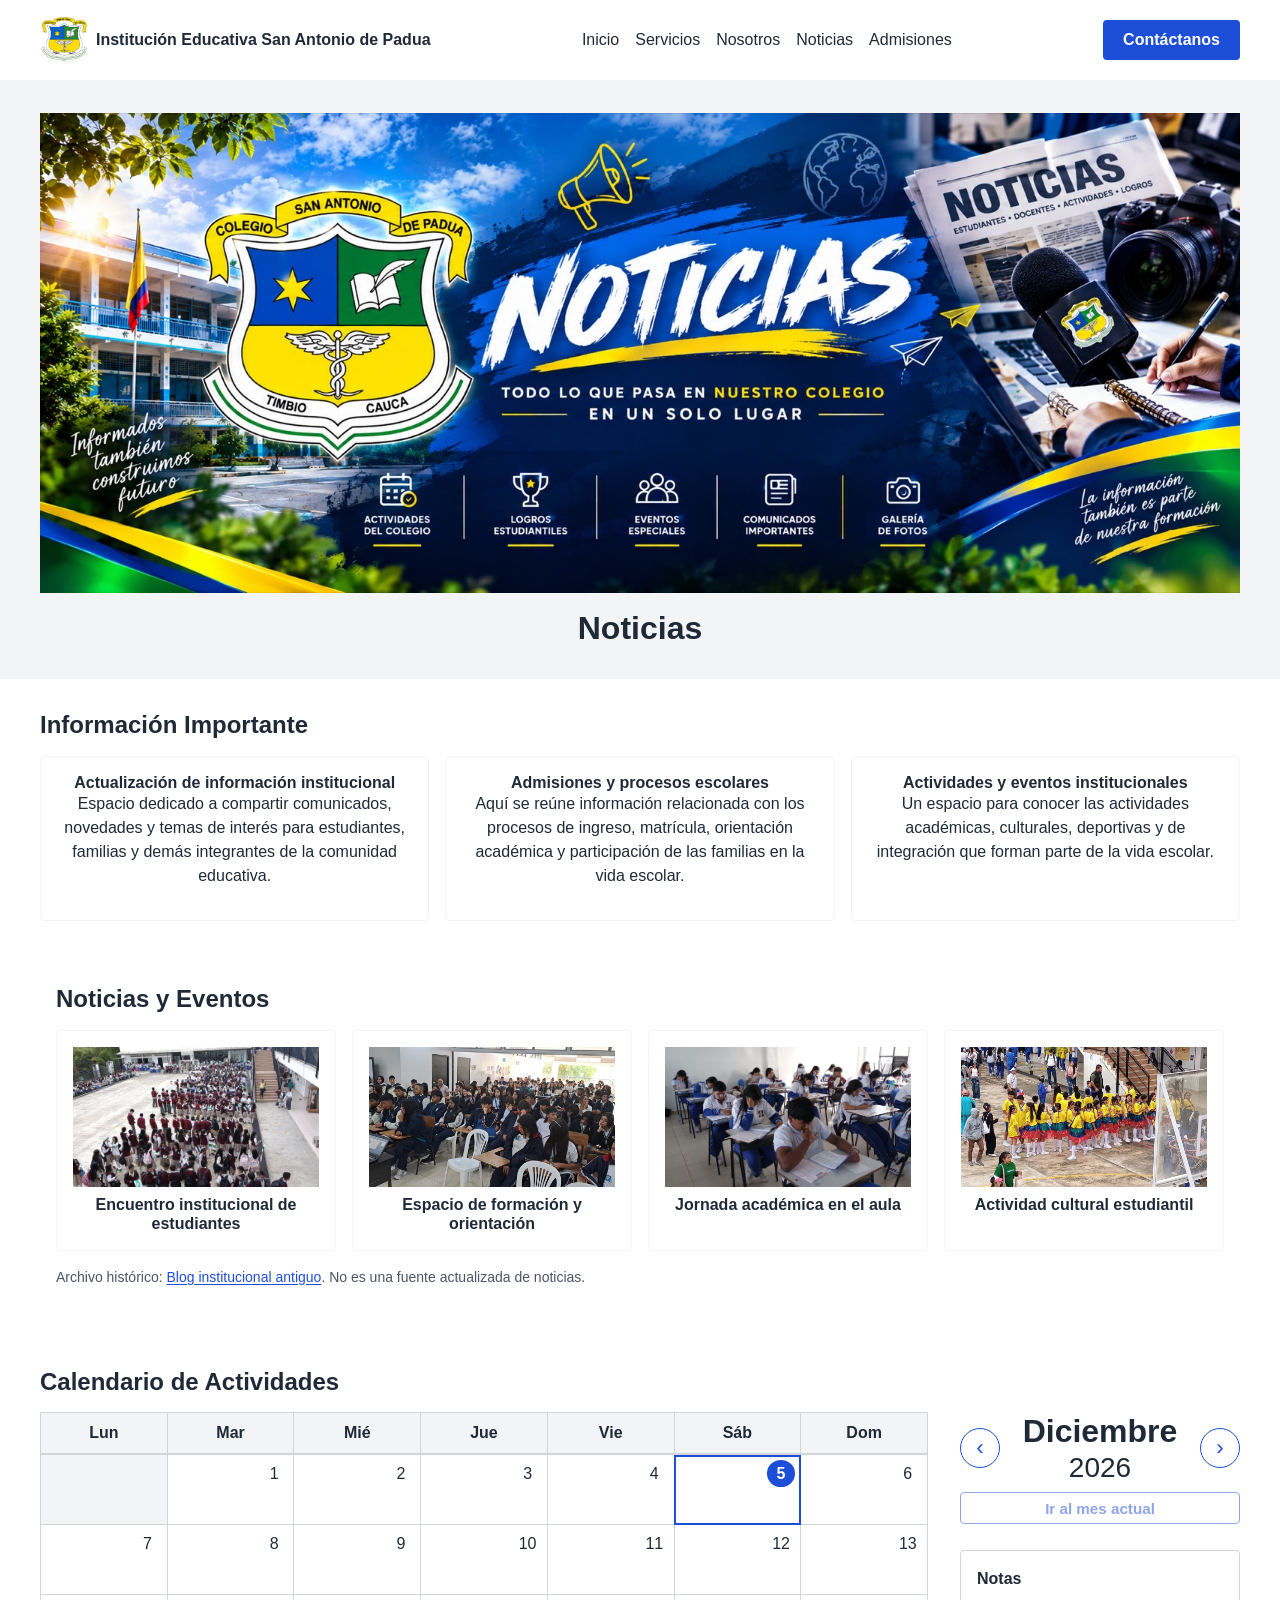
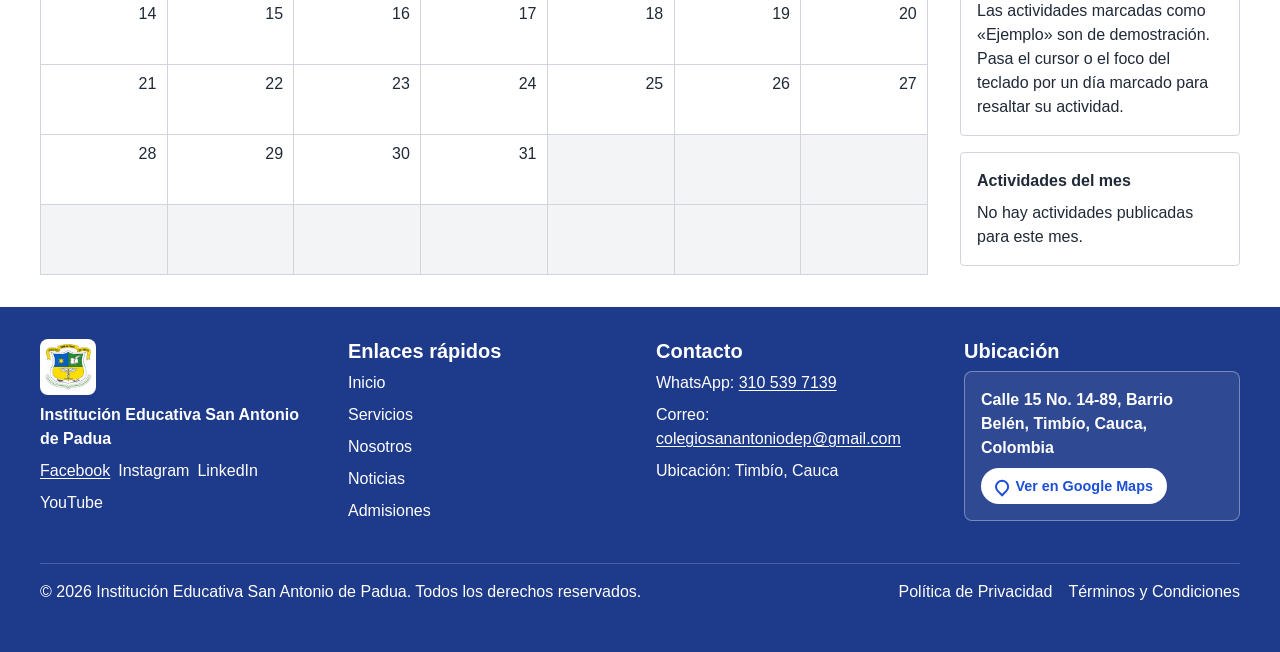
<file: pages/noticias.html>
<!DOCTYPE html>
<html lang="es">
<head>
  <meta charset="UTF-8">
  <meta name="viewport" content="width=device-width, initial-scale=1.0">
  <title>Noticias - Institución Educativa San Antonio de Padua</title>
  <link rel="stylesheet" href="../css/styles.css">
  <link rel="stylesheet" href="../css/components.css">
  <link rel="stylesheet" href="../css/responsive.css">
</head>
<body>

  <header class="header">
    <div class="header__contenedor">
      <a href="../index.html" class="header__logo">
        <!-- Escudo institucional provisional (versión con fondo blanco) -->
        <img src="../assets/images/institucional/escudo-sap.png" alt="Escudo de la Institución Educativa San Antonio de Padua" class="header__escudo">
        <span class="header__nombre">Institución Educativa San Antonio de Padua</span>
      </a>

      <!-- Botón del menú móvil: solo visible en pantallas pequeñas -->
      <button type="button" class="header__menu-boton" aria-expanded="false" aria-controls="menu-principal">☰ Menú</button>

      <nav class="nav" id="menu-principal" aria-label="Navegación principal">
        <ul class="nav__lista">
          <li><a href="../index.html" class="nav__enlace">Inicio</a></li>
          <li><a href="servicios-academicos.html" class="nav__enlace">Servicios</a></li>
          <li><a href="nosotros-institucion.html" class="nav__enlace">Nosotros</a></li>
          <li><a href="noticias.html" class="nav__enlace" aria-current="page">Noticias</a></li>
          <li><a href="admisiones.html" class="nav__enlace">Admisiones</a></li>
        </ul>
      </nav>

      <a href="contacto.html" class="boton boton--primario">Contáctanos</a>
    </div>
  </header>

  <main class="contenido-principal">

    <!-- Banner de sección -->
    <section class="banner">
      <img src="../assets/images/noticias/banner-noticias.jpg" alt="Pieza gráfica de la sección Noticias con el escudo institucional" class="banner__imagen">
      <div class="banner__contenido">
        <h1>Noticias</h1>
      </div>
    </section>

    <!--
      Información Importante: descripción general de cada tema. No son
      comunicados oficiales; se reemplazarán cuando la institución los entregue.
    -->
    <section class="informacion-importante contenedor">
      <h2>Información Importante</h2>
      <div class="informacion-importante__grid">
        <article class="tarjeta tarjeta--circulo">
          <h3 class="tarjeta__titulo"><span class="circulo circulo--compacto">Actualización de información institucional</span></h3>
          <p>Espacio dedicado a compartir comunicados, novedades y temas de interés para estudiantes, familias y demás integrantes de la comunidad educativa.</p>
        </article>
        <article class="tarjeta tarjeta--circulo">
          <h3 class="tarjeta__titulo"><span class="circulo circulo--compacto">Admisiones y procesos escolares</span></h3>
          <p>Aquí se reúne información relacionada con los procesos de ingreso, matrícula, orientación académica y participación de las familias en la vida escolar.</p>
        </article>
        <article class="tarjeta tarjeta--circulo">
          <h3 class="tarjeta__titulo"><span class="circulo circulo--compacto">Actividades y eventos institucionales</span></h3>
          <p>Un espacio para conocer las actividades académicas, culturales, deportivas y de integración que forman parte de la vida escolar.</p>
        </article>
      </div>
    </section>

    <!--
      Noticias y Eventos: sin noticias reales todavía. Las fotografías son
      solo apoyo visual y no corresponden a noticias verificadas. Los títulos
      son provisionales y solo describen lo que muestra cada fotografía; las
      noticias oficiales y sus fechas siguen pendientes. Cada tarjeta abre su
      detalle en noticia-evento.html indicando cuál mostrar con ?noticia=.
    -->
    <section class="noticias-eventos contenedor">
      <h2>Noticias y Eventos</h2>
      <div class="noticias-eventos__grid">
        <a href="noticia-evento.html?noticia=encuentro-estudiantes" class="tarjeta">
          <img src="../assets/images/noticias/noticia-01.jpg" alt="Estudiantes formados en el patio de la institución" class="tarjeta__imagen">
          <h3 class="tarjeta__titulo"><span class="circulo">Encuentro institucional de estudiantes</span></h3>
        </a>
        <a href="noticia-evento.html?noticia=formacion-orientacion" class="tarjeta">
          <img src="../assets/images/noticias/noticia-02.jpg" alt="Estudiantes atendiendo una charla en un salón" class="tarjeta__imagen">
          <h3 class="tarjeta__titulo"><span class="circulo">Espacio de formación y orientación</span></h3>
        </a>
        <a href="noticia-evento.html?noticia=jornada-academica" class="tarjeta">
          <img src="../assets/images/noticias/noticia-03.jpg" alt="Estudiantes resolviendo una prueba escrita en el aula" class="tarjeta__imagen">
          <h3 class="tarjeta__titulo"><span class="circulo">Jornada académica en el aula</span></h3>
        </a>
        <a href="noticia-evento.html?noticia=actividad-cultural" class="tarjeta">
          <img src="../assets/images/noticias/noticia-04.jpg" alt="Grupo de estudiantes con trajes de danza en el patio" class="tarjeta__imagen">
          <h3 class="tarjeta__titulo"><span class="circulo">Actividad cultural estudiantil</span></h3>
        </a>
      </div>
      <!-- Archivo histórico: blog antiguo de la institución; no es una fuente actualizada de noticias -->
      <p class="enlace-externo__nota noticias-eventos__archivo">Archivo histórico: <a href="https://timbio.blogspot.com/" class="enlace-texto" target="_blank" rel="noopener noreferrer">Blog institucional antiguo<span class="sr-only"> (se abre en una pestaña nueva)</span></a>. No es una fuente actualizada de noticias.</p>
    </section>

    <!--
      Calendario de Actividades: calendar.js genera los días del mes, la
      navegación y las actividades de demostración, marcadas como «Ejemplo».
      Todavía no hay actividades institucionales confirmadas.
    -->
    <section class="calendario contenedor" aria-labelledby="titulo-calendario">
      <h2 id="titulo-calendario">Calendario de Actividades</h2>

      <!-- Mensaje que se ve si el calendario no puede cargarse (sin JavaScript) -->
      <p class="calendario__sin-js">El calendario interactivo necesita JavaScript para mostrarse.</p>

      <!-- Calendario interactivo: oculto hasta que calendar.js lo activa -->
      <div class="calendario__contenido" hidden>

        <div class="calendario__encabezado">
          <button type="button" class="calendario__boton calendario__boton--anterior" aria-label="Mes anterior">&#8249;</button>
          <h3 class="calendario__titulo-mes" aria-live="polite">
            <span class="calendario__nombre-mes"></span>
            <span class="calendario__anio"></span>
          </h3>
          <button type="button" class="calendario__boton calendario__boton--siguiente" aria-label="Mes siguiente">&#8250;</button>
          <button type="button" class="calendario__boton-hoy">Ir al mes actual</button>
        </div>

        <table class="calendario__tabla">
          <caption class="sr-only"></caption>
          <thead>
            <tr>
              <th scope="col"><abbr title="Lunes">Lun</abbr></th>
              <th scope="col"><abbr title="Martes">Mar</abbr></th>
              <th scope="col"><abbr title="Miércoles">Mié</abbr></th>
              <th scope="col"><abbr title="Jueves">Jue</abbr></th>
              <th scope="col"><abbr title="Viernes">Vie</abbr></th>
              <th scope="col"><abbr title="Sábado">Sáb</abbr></th>
              <th scope="col"><abbr title="Domingo">Dom</abbr></th>
            </tr>
          </thead>
          <!-- Las semanas del mes las genera calendar.js -->
          <tbody class="calendario__dias"></tbody>
        </table>

        <div class="calendario__notas">
          <div class="calendario__caja">
            <h4 class="calendario__caja-titulo">Notas</h4>
            <p>Las actividades marcadas como «Ejemplo» son de demostración. Pasa el cursor o el foco del teclado por un día marcado para resaltar su actividad.</p>
          </div>
          <div class="calendario__caja">
            <h4 class="calendario__caja-titulo">Actividades del mes</h4>
            <ul class="calendario__actividades"></ul>
            <p class="calendario__sin-actividades">No hay actividades publicadas para este mes.</p>
          </div>
        </div>

      </div>
    </section>

  </main>

  <footer class="footer">
    <div class="footer__contenedor">

      <div class="footer__institucion">
        <!-- Escudo institucional provisional (versión con fondo blanco) -->
        <img src="../assets/images/institucional/escudo-sap.png" alt="Escudo de la Institución Educativa San Antonio de Padua" class="footer__escudo">
        <p class="footer__nombre">Institución Educativa San Antonio de Padua</p>
        <!-- Redes sociales: Facebook enlaza a la página oficial; las demás se muestran como texto porque sus enlaces siguen pendientes -->
        <ul class="footer__redes">
          <li><a href="https://www.facebook.com/ColegioSanAntonioDePaduaTimbio" class="footer__red-social footer__red-social--enlace" target="_blank" rel="noopener noreferrer">Facebook<span class="sr-only"> (se abre en una pestaña nueva)</span></a></li>
          <li><span class="footer__red-social">Instagram</span></li>
          <li><span class="footer__red-social">LinkedIn</span></li>
          <li><span class="footer__red-social">YouTube</span></li>
        </ul>
      </div>

      <div class="footer__enlaces">
        <h3 class="footer__titulo">Enlaces rápidos</h3>
        <ul>
          <li><a href="../index.html">Inicio</a></li>
          <li><a href="servicios-academicos.html">Servicios</a></li>
          <li><a href="nosotros-institucion.html">Nosotros</a></li>
          <li><a href="noticias.html">Noticias</a></li>
          <li><a href="admisiones.html">Admisiones</a></li>
        </ul>
      </div>

      <div class="footer__contacto">
        <h3 class="footer__titulo">Contacto</h3>
        <ul>
          <!-- Canales de contacto entregados por la institución (WhatsApp y correo) -->
          <li>WhatsApp: <a href="https://wa.me/573105397139" target="_blank" rel="noopener noreferrer">310 539 7139<span class="sr-only"> (se abre en una pestaña nueva)</span></a></li>
          <li>Correo: <a href="mailto:colegiosanantoniodep@gmail.com">colegiosanantoniodep@gmail.com</a></li>
          <li>Ubicación: Timbío, Cauca</li>
        </ul>
      </div>

      <div class="footer__ubicacion">
        <h3 class="footer__titulo">Ubicación</h3>
        <!-- Dirección entregada por la institución y búsqueda de esa dirección en Google Maps (sin coordenadas ni mapa incrustado) -->
        <div class="footer__ubicacion-pendiente">
          <p class="footer__ubicacion-lugar">Calle 15 No. 14-89, Barrio Belén, Timbío, Cauca, Colombia</p>
          <a href="https://www.google.com/maps/search/?api=1&amp;query=Calle%2015%20No.%2014-89%2C%20Barrio%20Bel%C3%A9n%2C%20Timb%C3%ADo%2C%20Cauca%2C%20Colombia" class="footer__mapa" target="_blank" rel="noopener noreferrer">Ver en Google Maps<span class="sr-only"> (se abre en una pestaña nueva)</span></a>
        </div>
      </div>

    </div>

    <div class="footer__linea-inferior">
      <p>&copy; 2026 Institución Educativa San Antonio de Padua. Todos los derechos reservados.</p>
      <!-- Documentos legales: se muestran como texto porque los textos oficiales siguen pendientes -->
      <ul class="footer__legal">
        <li><span>Política de Privacidad</span></li>
        <li><span>Términos y Condiciones</span></li>
      </ul>
    </div>
  </footer>

  <script src="../js/main.js"></script>
  <script src="../js/calendar.js"></script>
</body>
</html>
</file>
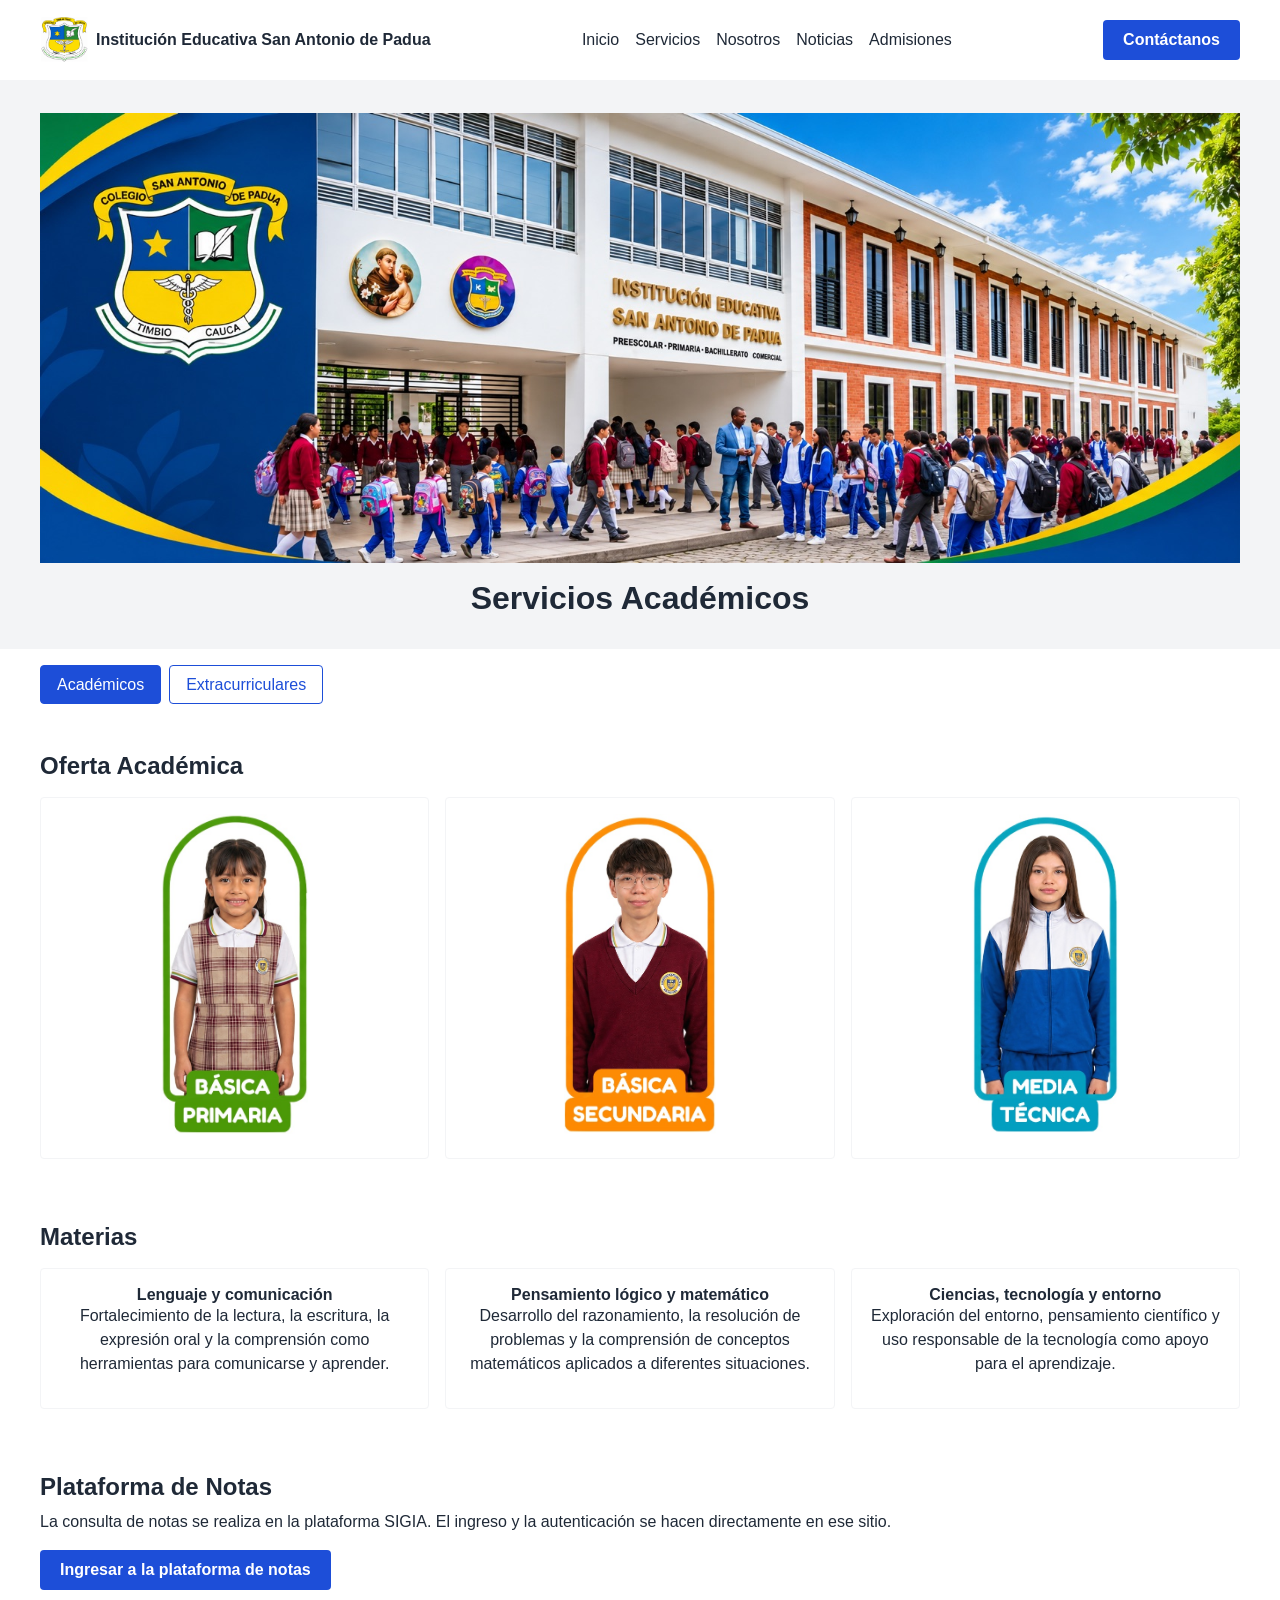
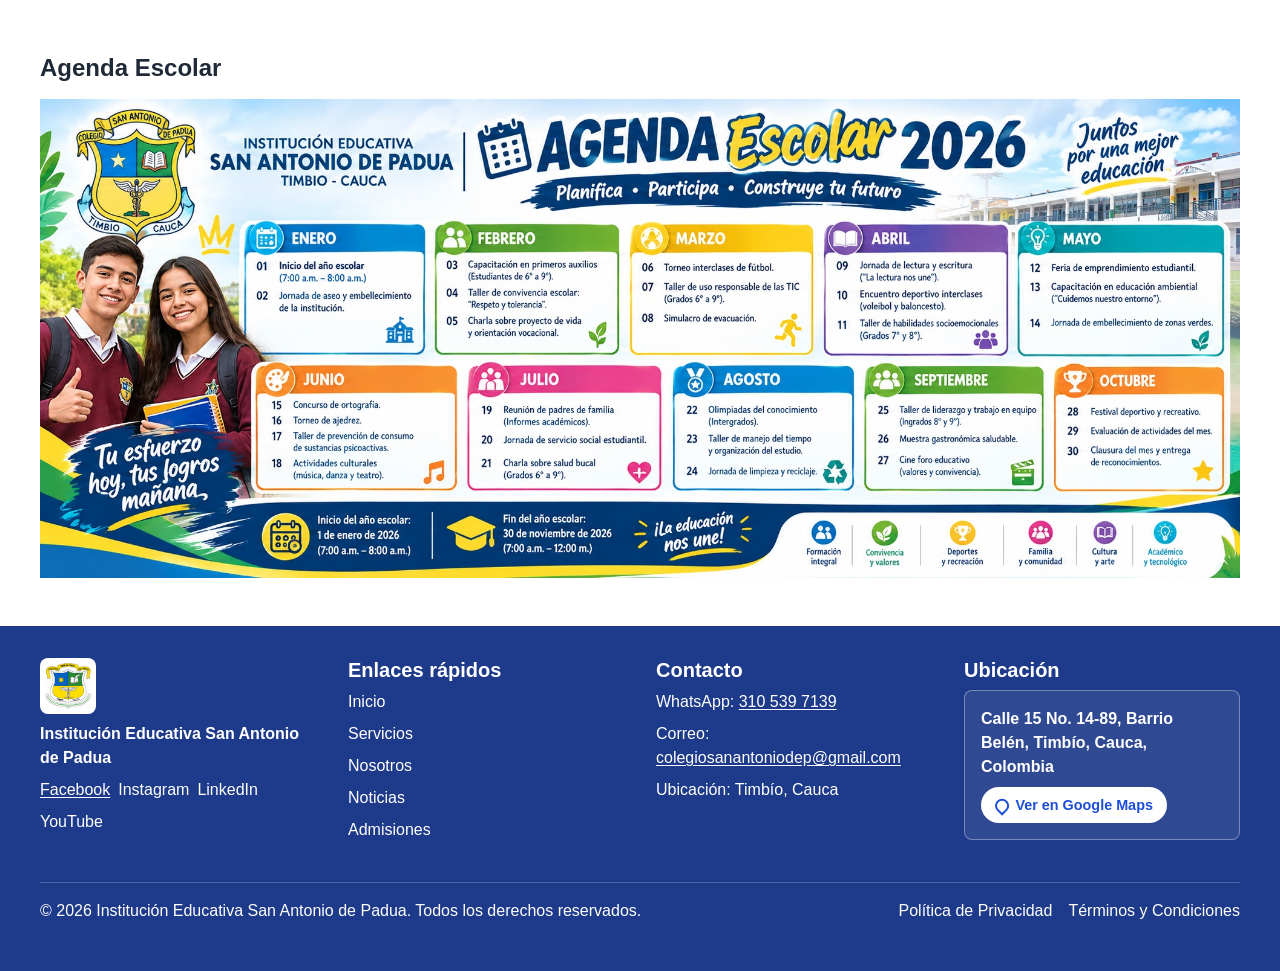
<file: pages/servicios-academicos.html>
<!DOCTYPE html>
<html lang="es">
<head>
  <meta charset="UTF-8">
  <meta name="viewport" content="width=device-width, initial-scale=1.0">
  <title>Servicios Académicos - Institución Educativa San Antonio de Padua</title>
  <link rel="stylesheet" href="../css/styles.css">
  <link rel="stylesheet" href="../css/components.css">
  <link rel="stylesheet" href="../css/responsive.css">
</head>
<body>

  <header class="header">
    <div class="header__contenedor">
      <a href="../index.html" class="header__logo">
        <!-- Escudo institucional provisional (versión con fondo blanco) -->
        <img src="../assets/images/institucional/escudo-sap.png" alt="Escudo de la Institución Educativa San Antonio de Padua" class="header__escudo">
        <span class="header__nombre">Institución Educativa San Antonio de Padua</span>
      </a>

      <!-- Botón del menú móvil: solo visible en pantallas pequeñas -->
      <button type="button" class="header__menu-boton" aria-expanded="false" aria-controls="menu-principal">☰ Menú</button>

      <nav class="nav" id="menu-principal" aria-label="Navegación principal">
        <ul class="nav__lista">
          <li><a href="../index.html" class="nav__enlace">Inicio</a></li>
          <li><a href="servicios-academicos.html" class="nav__enlace" aria-current="page">Servicios</a></li>
          <li><a href="nosotros-institucion.html" class="nav__enlace">Nosotros</a></li>
          <li><a href="noticias.html" class="nav__enlace">Noticias</a></li>
          <li><a href="admisiones.html" class="nav__enlace">Admisiones</a></li>
        </ul>
      </nav>

      <a href="contacto.html" class="boton boton--primario">Contáctanos</a>
    </div>
  </header>

  <main class="contenido-principal">

    <!-- Banner de sección -->
    <section class="banner">
      <img src="../assets/images/servicios/banner-academicos.jpg" alt="Estudiantes frente a la fachada de la Institución Educativa San Antonio de Padua" class="banner__imagen">
      <div class="banner__contenido">
        <h1>Servicios Académicos</h1>
      </div>
    </section>

    <!-- Navegación entre las páginas de la sección Servicios -->
    <nav class="navegacion-seccion contenedor" aria-label="Navegación de Servicios">
      <ul class="navegacion-seccion__lista">
        <li><a href="servicios-academicos.html" class="navegacion-seccion__enlace navegacion-seccion__enlace--activo" aria-current="page">Académicos</a></li>
        <li><a href="servicios-extracurriculares.html" class="navegacion-seccion__enlace">Extracurriculares</a></li>
      </ul>
    </nav>

    <!--
      Oferta Académica: "Básica Primaria" y "Básica Secundaria" están
      respaldadas por informacion-sap.pdf. La tercera tarjeta usa la
      denominación específica del documento, "Media Técnica", en vez de
      "Educación Media" (etiqueta genérica del wireframe).

      Pendiente de confirmación con el equipo: informacion-sap.pdf también
      menciona "Preescolar" como nivel ofrecido por la institución, pero el
      wireframe solo contempla estas 3 tarjetas. No se agrega una cuarta
      tarjeta de Preescolar en esta etapa.
      Las imágenes son piezas gráficas de apoyo: no validan la denominación
      del nivel, la modalidad ni el uniforme. Cada pieza ya muestra el nombre
      del nivel, por eso la tarjeta no repite el título y el nombre va en el
      texto alternativo de la imagen.
    -->
    <section class="oferta-academica contenedor">
      <h2>Oferta Académica</h2>
      <div class="oferta-academica__grid">
        <article class="tarjeta">
          <img src="../assets/images/servicios/primaria.jpg" alt="Básica Primaria" class="tarjeta__imagen tarjeta__imagen--completa">
        </article>
        <article class="tarjeta">
          <img src="../assets/images/servicios/secundaria.jpg" alt="Básica Secundaria" class="tarjeta__imagen tarjeta__imagen--completa">
        </article>
        <article class="tarjeta">
          <img src="../assets/images/servicios/media-tecnica.jpg" alt="Media Técnica" class="tarjeta__imagen tarjeta__imagen--completa">
        </article>
      </div>
    </section>

    <!--
      Materias: áreas orientativas de práctica para el prototipo. No son el
      plan de estudios oficial; las asignaturas reales siguen sin confirmar.
    -->
    <section class="materias contenedor">
      <h2>Materias</h2>
      <div class="materias__grid">
        <article class="tarjeta tarjeta--circulo">
          <h3 class="tarjeta__titulo"><span class="circulo circulo--compacto">Lenguaje y comunicación</span></h3>
          <p>Fortalecimiento de la lectura, la escritura, la expresión oral y la comprensión como herramientas para comunicarse y aprender.</p>
        </article>
        <article class="tarjeta tarjeta--circulo">
          <h3 class="tarjeta__titulo"><span class="circulo circulo--compacto">Pensamiento lógico y matemático</span></h3>
          <p>Desarrollo del razonamiento, la resolución de problemas y la comprensión de conceptos matemáticos aplicados a diferentes situaciones.</p>
        </article>
        <article class="tarjeta tarjeta--circulo">
          <h3 class="tarjeta__titulo"><span class="circulo circulo--compacto">Ciencias, tecnología y entorno</span></h3>
          <p>Exploración del entorno, pensamiento científico y uso responsable de la tecnología como apoyo para el aprendizaje.</p>
        </article>
      </div>
    </section>

    <!--
      Plataforma de Notas: acceso a SIGIA, sitio externo. EduConecta SAP no pide
      ni guarda usuarios ni contraseñas; la autenticación se hace en SIGIA.
    -->
    <section class="plataforma-notas contenedor">
      <h2>Plataforma de Notas</h2>
      <p>La consulta de notas se realiza en la plataforma SIGIA. El ingreso y la autenticación se hacen directamente en ese sitio.</p>
      <a href="https://plataformasigia.net" class="boton boton--primario" target="_blank" rel="noopener noreferrer">Ingresar a la plataforma de notas<span class="sr-only"> (se abre en una pestaña nueva)</span></a>
    </section>

    <!--
      Agenda Escolar: pieza gráfica entregada por el equipo. Sus fechas son
      ilustrativas y siguen pendientes de confirmación (ver PENDIENTES.md).
    -->
    <section class="agenda-escolar contenedor">
      <h2>Agenda Escolar</h2>
      <img src="../assets/images/servicios/agenda-escolar.jpg" alt="Pieza gráfica de la Agenda Escolar de la Institución Educativa San Antonio de Padua" class="agenda-escolar__imagen">
    </section>

  </main>

  <footer class="footer">
    <div class="footer__contenedor">

      <div class="footer__institucion">
        <!-- Escudo institucional provisional (versión con fondo blanco) -->
        <img src="../assets/images/institucional/escudo-sap.png" alt="Escudo de la Institución Educativa San Antonio de Padua" class="footer__escudo">
        <p class="footer__nombre">Institución Educativa San Antonio de Padua</p>
        <!-- Redes sociales: Facebook enlaza a la página oficial; las demás se muestran como texto porque sus enlaces siguen pendientes -->
        <ul class="footer__redes">
          <li><a href="https://www.facebook.com/ColegioSanAntonioDePaduaTimbio" class="footer__red-social footer__red-social--enlace" target="_blank" rel="noopener noreferrer">Facebook<span class="sr-only"> (se abre en una pestaña nueva)</span></a></li>
          <li><span class="footer__red-social">Instagram</span></li>
          <li><span class="footer__red-social">LinkedIn</span></li>
          <li><span class="footer__red-social">YouTube</span></li>
        </ul>
      </div>

      <div class="footer__enlaces">
        <h3 class="footer__titulo">Enlaces rápidos</h3>
        <ul>
          <li><a href="../index.html">Inicio</a></li>
          <li><a href="servicios-academicos.html">Servicios</a></li>
          <li><a href="nosotros-institucion.html">Nosotros</a></li>
          <li><a href="noticias.html">Noticias</a></li>
          <li><a href="admisiones.html">Admisiones</a></li>
        </ul>
      </div>

      <div class="footer__contacto">
        <h3 class="footer__titulo">Contacto</h3>
        <ul>
          <!-- Canales de contacto entregados por la institución (WhatsApp y correo) -->
          <li>WhatsApp: <a href="https://wa.me/573105397139" target="_blank" rel="noopener noreferrer">310 539 7139<span class="sr-only"> (se abre en una pestaña nueva)</span></a></li>
          <li>Correo: <a href="mailto:colegiosanantoniodep@gmail.com">colegiosanantoniodep@gmail.com</a></li>
          <li>Ubicación: Timbío, Cauca</li>
        </ul>
      </div>

      <div class="footer__ubicacion">
        <h3 class="footer__titulo">Ubicación</h3>
        <!-- Dirección entregada por la institución y búsqueda de esa dirección en Google Maps (sin coordenadas ni mapa incrustado) -->
        <div class="footer__ubicacion-pendiente">
          <p class="footer__ubicacion-lugar">Calle 15 No. 14-89, Barrio Belén, Timbío, Cauca, Colombia</p>
          <a href="https://www.google.com/maps/search/?api=1&amp;query=Calle%2015%20No.%2014-89%2C%20Barrio%20Bel%C3%A9n%2C%20Timb%C3%ADo%2C%20Cauca%2C%20Colombia" class="footer__mapa" target="_blank" rel="noopener noreferrer">Ver en Google Maps<span class="sr-only"> (se abre en una pestaña nueva)</span></a>
        </div>
      </div>

    </div>

    <div class="footer__linea-inferior">
      <p>&copy; 2026 Institución Educativa San Antonio de Padua. Todos los derechos reservados.</p>
      <!-- Documentos legales: se muestran como texto porque los textos oficiales siguen pendientes -->
      <ul class="footer__legal">
        <li><span>Política de Privacidad</span></li>
        <li><span>Términos y Condiciones</span></li>
      </ul>
    </div>
  </footer>

  <script src="../js/main.js"></script>
</body>
</html>
</file>
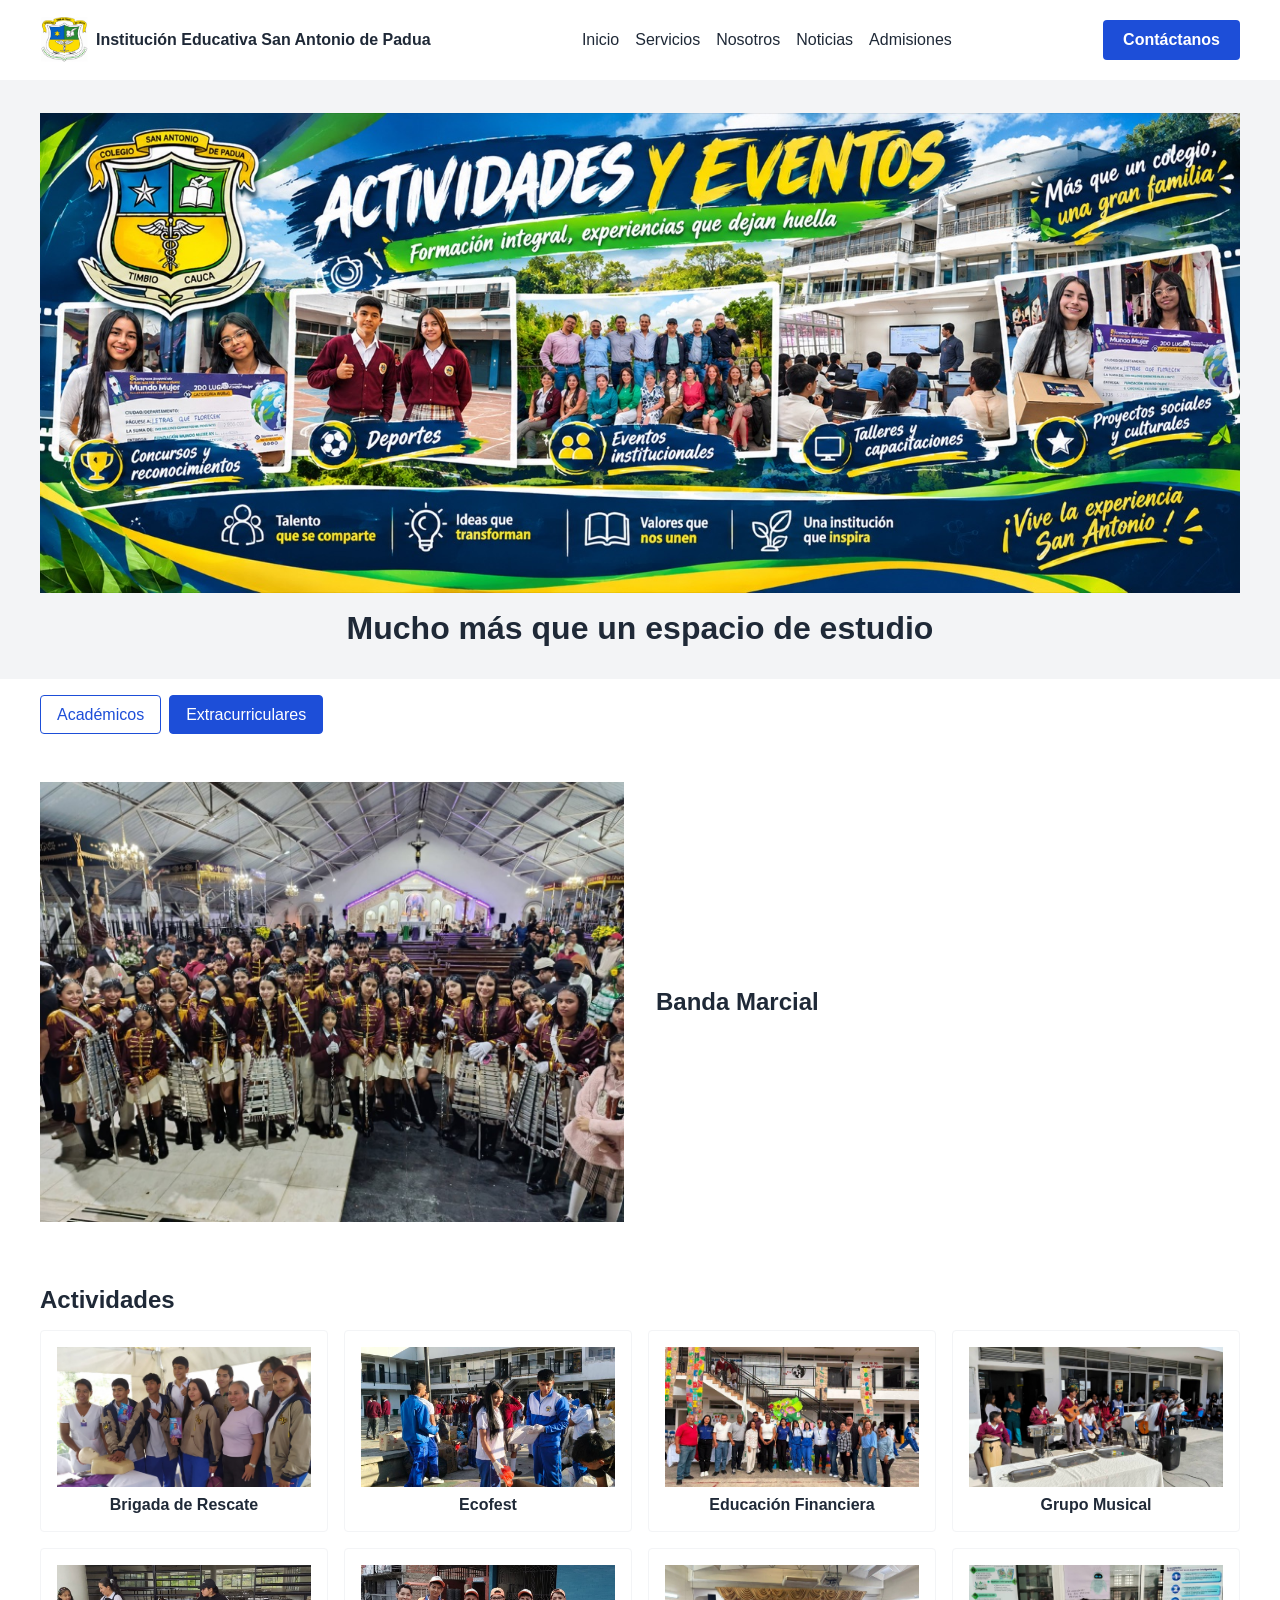
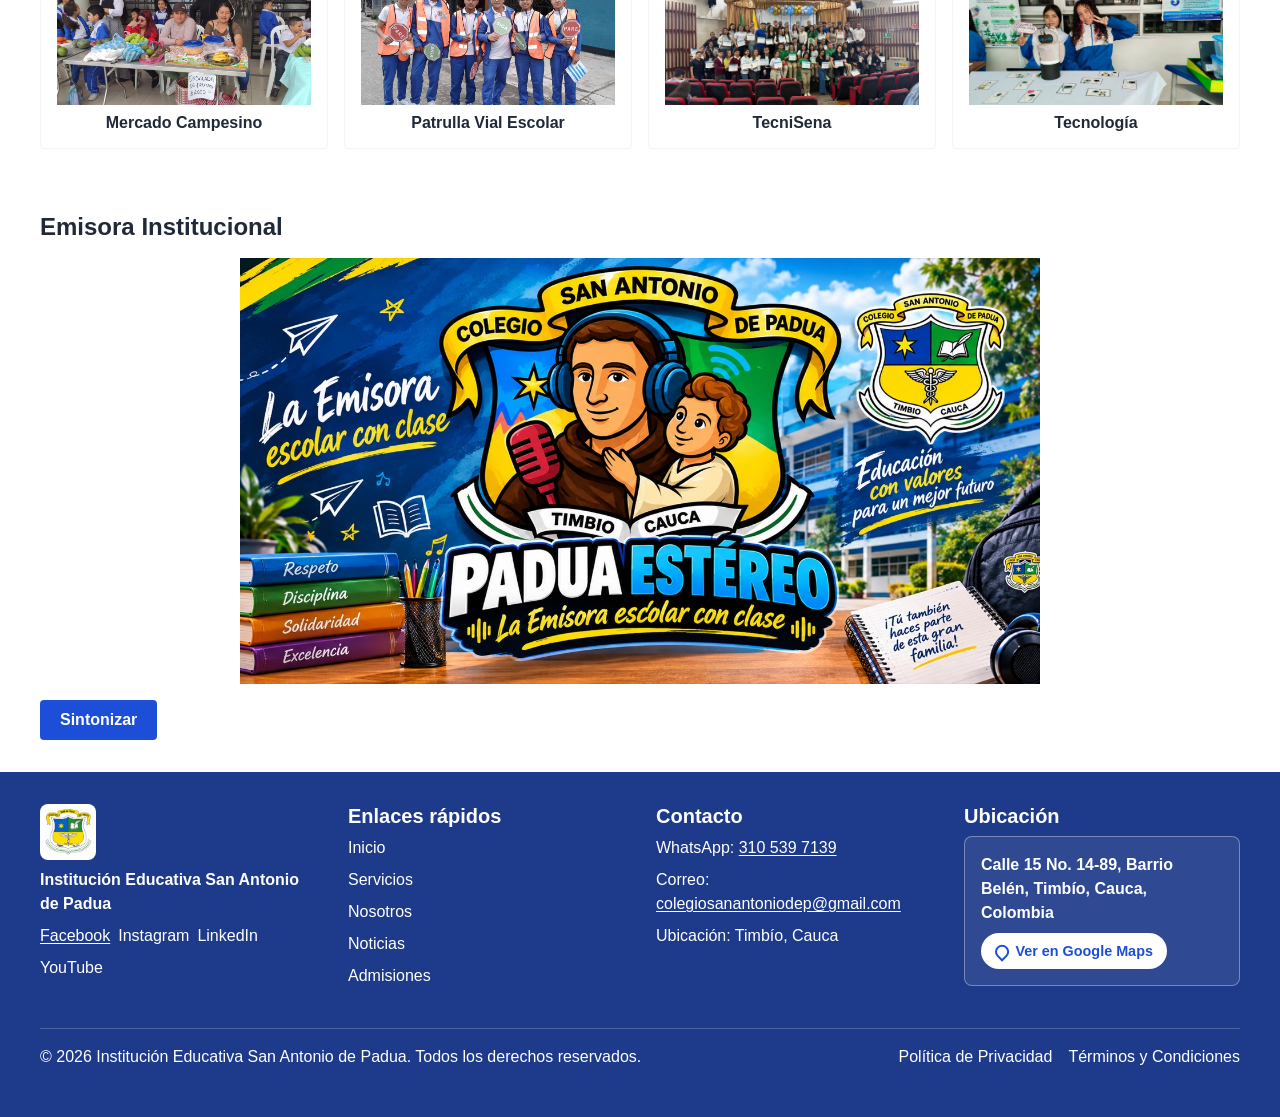
<file: pages/servicios-extracurriculares.html>
<!DOCTYPE html>
<html lang="es">
<head>
  <meta charset="UTF-8">
  <meta name="viewport" content="width=device-width, initial-scale=1.0">
  <title>Servicios Extracurriculares - Institución Educativa San Antonio de Padua</title>
  <link rel="stylesheet" href="../css/styles.css">
  <link rel="stylesheet" href="../css/components.css">
  <link rel="stylesheet" href="../css/responsive.css">
</head>
<body>

  <header class="header">
    <div class="header__contenedor">
      <a href="../index.html" class="header__logo">
        <!-- Escudo institucional provisional (versión con fondo blanco) -->
        <img src="../assets/images/institucional/escudo-sap.png" alt="Escudo de la Institución Educativa San Antonio de Padua" class="header__escudo">
        <span class="header__nombre">Institución Educativa San Antonio de Padua</span>
      </a>

      <!-- Botón del menú móvil: solo visible en pantallas pequeñas -->
      <button type="button" class="header__menu-boton" aria-expanded="false" aria-controls="menu-principal">☰ Menú</button>

      <nav class="nav" id="menu-principal" aria-label="Navegación principal">
        <ul class="nav__lista">
          <li><a href="../index.html" class="nav__enlace">Inicio</a></li>
          <li><a href="servicios-academicos.html" class="nav__enlace">Servicios</a></li>
          <li><a href="nosotros-institucion.html" class="nav__enlace">Nosotros</a></li>
          <li><a href="noticias.html" class="nav__enlace">Noticias</a></li>
          <li><a href="admisiones.html" class="nav__enlace">Admisiones</a></li>
        </ul>
      </nav>

      <a href="contacto.html" class="boton boton--primario">Contáctanos</a>
    </div>
  </header>

  <main class="contenido-principal">

    <!-- Banner de sección -->
    <section class="banner">
      <img src="../assets/images/servicios/banner-extracurriculares.jpg" alt="Pieza gráfica de actividades y eventos de la institución" class="banner__imagen">
      <div class="banner__contenido">
        <h1>Mucho más que un espacio de estudio</h1>
      </div>
    </section>

    <!-- Navegación entre las páginas de la sección Servicios -->
    <nav class="navegacion-seccion contenedor" aria-label="Navegación de Servicios">
      <ul class="navegacion-seccion__lista">
        <li><a href="servicios-academicos.html" class="navegacion-seccion__enlace">Académicos</a></li>
        <li><a href="servicios-extracurriculares.html" class="navegacion-seccion__enlace navegacion-seccion__enlace--activo" aria-current="page">Extracurriculares</a></li>
      </ul>
    </nav>

    <!--
      Los nombres de Banda Marcial y de las 8 actividades siguientes están
      respaldados por el wireframe y por los recursos compartidos del equipo
      ("Fotos SAP"), que confirman que estas actividades existen. Las
      imágenes y cualquier contenido descriptivo (responsables, horarios,
      fechas, objetivos) siguen pendientes de clasificación y confirmación
      del equipo audiovisual/institucional.
    -->

    <!-- Banda Marcial: actividad destacada, solo nombre, sin descripción -->
    <section class="actividad-destacada contenedor">
      <img src="../assets/images/extracurriculares/banda-marcial.jpg" alt="Estudiantes de la Banda Marcial de la Institución Educativa San Antonio de Padua" class="actividad-destacada__imagen">
      <div class="actividad-destacada__texto">
        <h2>Banda Marcial</h2>
      </div>
    </section>

    <!-- Actividades: solo nombre por tarjeta; las fotografías se pueden ampliar en el visor (visor-fotos.js) -->
    <section class="actividades contenedor">
      <h2>Actividades</h2>
      <div class="actividades__grid">
        <article class="tarjeta tarjeta--circulo">
          <img src="../assets/images/extracurriculares/brigada-rescate.jpg" alt="Estudiantes en actividad de Brigada de Rescate" class="tarjeta__imagen tarjeta__imagen--arriba">
          <h3 class="tarjeta__titulo"><span class="circulo">Brigada de Rescate</span></h3>
        </article>
        <article class="tarjeta tarjeta--circulo">
          <img src="../assets/images/extracurriculares/ecofest.jpg" alt="Estudiantes participando en Ecofest" class="tarjeta__imagen">
          <h3 class="tarjeta__titulo"><span class="circulo">Ecofest</span></h3>
        </article>
        <article class="tarjeta tarjeta--circulo">
          <img src="../assets/images/extracurriculares/educacion-financiera.jpg" alt="Actividad de Educación Financiera" class="tarjeta__imagen">
          <h3 class="tarjeta__titulo"><span class="circulo">Educación Financiera</span></h3>
        </article>
        <article class="tarjeta tarjeta--circulo">
          <img src="../assets/images/extracurriculares/grupo-musical.jpg" alt="Grupo Musical de la institución" class="tarjeta__imagen">
          <h3 class="tarjeta__titulo"><span class="circulo">Grupo Musical</span></h3>
        </article>
        <article class="tarjeta tarjeta--circulo">
          <img src="../assets/images/extracurriculares/mercado-campesino.jpg" alt="Estudiantes en el Mercado Campesino" class="tarjeta__imagen">
          <h3 class="tarjeta__titulo"><span class="circulo">Mercado Campesino</span></h3>
        </article>
        <article class="tarjeta tarjeta--circulo">
          <img src="../assets/images/extracurriculares/patrulla-vial-escolar.jpg" alt="Patrulla Vial Escolar" class="tarjeta__imagen">
          <h3 class="tarjeta__titulo"><span class="circulo">Patrulla Vial Escolar</span></h3>
        </article>
        <article class="tarjeta tarjeta--circulo">
          <img src="../assets/images/extracurriculares/tecnisena.jpg" alt="Actividad de TecniSena" class="tarjeta__imagen">
          <h3 class="tarjeta__titulo"><span class="circulo">TecniSena</span></h3>
        </article>
        <article class="tarjeta tarjeta--circulo">
          <img src="../assets/images/extracurriculares/tecnologia.jpg" alt="Estudiantes en actividad de Tecnología" class="tarjeta__imagen">
          <h3 class="tarjeta__titulo"><span class="circulo">Tecnología</span></h3>
        </article>
      </div>
    </section>

    <!-- Emisora Institucional: el banner es apoyo visual; «Sintonizar» abre la página de la emisora (sitio externo) -->
    <section class="emisora contenedor">
      <h2>Emisora Institucional</h2>
      <img src="../assets/images/servicios/emisora-banner.jpg" alt="Banner gráfico de la emisora institucional" class="emisora__imagen">
      <a href="https://www.paduatimbioestereo.net" class="boton boton--primario" target="_blank" rel="noopener noreferrer">Sintonizar<span class="sr-only"> (abre la página de la emisora en una pestaña nueva)</span></a>
    </section>

  </main>

  <footer class="footer">
    <div class="footer__contenedor">

      <div class="footer__institucion">
        <!-- Escudo institucional provisional (versión con fondo blanco) -->
        <img src="../assets/images/institucional/escudo-sap.png" alt="Escudo de la Institución Educativa San Antonio de Padua" class="footer__escudo">
        <p class="footer__nombre">Institución Educativa San Antonio de Padua</p>
        <!-- Redes sociales: Facebook enlaza a la página oficial; las demás se muestran como texto porque sus enlaces siguen pendientes -->
        <ul class="footer__redes">
          <li><a href="https://www.facebook.com/ColegioSanAntonioDePaduaTimbio" class="footer__red-social footer__red-social--enlace" target="_blank" rel="noopener noreferrer">Facebook<span class="sr-only"> (se abre en una pestaña nueva)</span></a></li>
          <li><span class="footer__red-social">Instagram</span></li>
          <li><span class="footer__red-social">LinkedIn</span></li>
          <li><span class="footer__red-social">YouTube</span></li>
        </ul>
      </div>

      <div class="footer__enlaces">
        <h3 class="footer__titulo">Enlaces rápidos</h3>
        <ul>
          <li><a href="../index.html">Inicio</a></li>
          <li><a href="servicios-academicos.html">Servicios</a></li>
          <li><a href="nosotros-institucion.html">Nosotros</a></li>
          <li><a href="noticias.html">Noticias</a></li>
          <li><a href="admisiones.html">Admisiones</a></li>
        </ul>
      </div>

      <div class="footer__contacto">
        <h3 class="footer__titulo">Contacto</h3>
        <ul>
          <!-- Canales de contacto entregados por la institución (WhatsApp y correo) -->
          <li>WhatsApp: <a href="https://wa.me/573105397139" target="_blank" rel="noopener noreferrer">310 539 7139<span class="sr-only"> (se abre en una pestaña nueva)</span></a></li>
          <li>Correo: <a href="mailto:colegiosanantoniodep@gmail.com">colegiosanantoniodep@gmail.com</a></li>
          <li>Ubicación: Timbío, Cauca</li>
        </ul>
      </div>

      <div class="footer__ubicacion">
        <h3 class="footer__titulo">Ubicación</h3>
        <!-- Dirección entregada por la institución y búsqueda de esa dirección en Google Maps (sin coordenadas ni mapa incrustado) -->
        <div class="footer__ubicacion-pendiente">
          <p class="footer__ubicacion-lugar">Calle 15 No. 14-89, Barrio Belén, Timbío, Cauca, Colombia</p>
          <a href="https://www.google.com/maps/search/?api=1&amp;query=Calle%2015%20No.%2014-89%2C%20Barrio%20Bel%C3%A9n%2C%20Timb%C3%ADo%2C%20Cauca%2C%20Colombia" class="footer__mapa" target="_blank" rel="noopener noreferrer">Ver en Google Maps<span class="sr-only"> (se abre en una pestaña nueva)</span></a>
        </div>
      </div>

    </div>

    <div class="footer__linea-inferior">
      <p>&copy; 2026 Institución Educativa San Antonio de Padua. Todos los derechos reservados.</p>
      <!-- Documentos legales: se muestran como texto porque los textos oficiales siguen pendientes -->
      <ul class="footer__legal">
        <li><span>Política de Privacidad</span></li>
        <li><span>Términos y Condiciones</span></li>
      </ul>
    </div>
  </footer>

  <script src="../js/main.js"></script>
  <script src="../js/visor-fotos.js"></script>
</body>
</html>
</file>
<file: css/styles.css>
/* Variables generales del sitio (colores, espacios y tamaños provisionales, */
/* pendientes de confirmar con la paleta oficial de la institución) */
:root {
  --color-texto: #1f2937;
  --color-texto-claro: #ffffff;
  --color-fondo: #ffffff;
  --color-fondo-alterno: #f3f4f6;
  --color-primario: #1d4ed8;
  --color-primario-oscuro: #1e3a8a;

  --espacio-sm: 0.5rem;
  --espacio-md: 1rem;
  --espacio-lg: 2rem;

  --fuente-base: "Segoe UI", Arial, sans-serif;
  --ancho-maximo: 1200px;
}

/* Reset básico */
* {
  margin: 0;
  padding: 0;
  box-sizing: border-box;
}

body {
  font-family: var(--fuente-base);
  color: var(--color-texto);
  background-color: var(--color-fondo);
  line-height: 1.5;
  min-height: 100vh;
  display: flex;
  flex-direction: column;
}

/* Permite que el contenido crezca y empuje el footer hacia abajo en páginas cortas */
.contenido-principal {
  flex: 1;
}

/* Contenedor genérico para limitar el ancho del contenido */
.contenedor {
  max-width: var(--ancho-maximo);
  margin: 0 auto;
  padding: 0 var(--espacio-md);
}

/* Tipografía base */
h1, h2, h3 {
  color: var(--color-texto);
  line-height: 1.2;
}

h1 {
  font-size: 2rem;
}

h2 {
  font-size: 1.5rem;
}

h3 {
  font-size: 1.25rem;
}

p {
  margin-bottom: var(--espacio-md);
}

/* Enlaces */
a {
  color: inherit;
  text-decoration: none;
}

/* Imágenes */
img {
  max-width: 100%;
  display: block;
}
</file>
<file: css/components.css>
/* Encabezado institucional */
.header {
  background-color: var(--color-fondo);
  border-bottom: 1px solid var(--color-fondo-alterno);
  padding: var(--espacio-md) var(--espacio-lg);
}

.header__contenedor {
  max-width: var(--ancho-maximo);
  margin: 0 auto;
  display: flex;
  align-items: center;
  justify-content: space-between;
  gap: var(--espacio-md);
}

/* Bloque de identidad institucional (logo + nombre) */
.header__logo {
  display: flex;
  align-items: center;
  gap: var(--espacio-sm);
}

.header__nombre {
  font-weight: bold;
}

/* Escudo institucional: "contain" evita que se recorte o deforme */
.header__escudo,
.footer__escudo {
  object-fit: contain;
}

.header__escudo {
  width: 48px;
  height: 48px;
}

/* Navegación principal */
.nav__lista {
  display: flex;
  gap: var(--espacio-md);
  list-style: none;
}

.nav__enlace {
  font-weight: 500;
}

.nav__enlace:hover {
  color: var(--color-primario);
}

/* Botón del menú móvil: oculto en escritorio y tablet */
.header__menu-boton {
  display: none;
  padding: 0.5rem 0.75rem;
  border: 1px solid var(--color-primario);
  border-radius: 4px;
  background-color: var(--color-fondo);
  color: var(--color-primario);
  font-family: inherit;
  font-size: 1rem;
  font-weight: 600;
  cursor: pointer;
}

.header__menu-boton:hover {
  background-color: var(--color-fondo-alterno);
}

/* Botones */
.boton {
  display: inline-block;
  padding: 0.5rem 1.25rem;
  border-radius: 4px;
  font-weight: 600;
  text-align: center;
}

.boton--primario {
  background-color: var(--color-primario);
  color: var(--color-texto-claro);
}

.boton--primario:hover {
  background-color: var(--color-primario-oscuro);
}

/* Enlace dentro de un texto (correo, WhatsApp, blog): azul y subrayado */
.enlace-texto {
  color: var(--color-primario);
  text-decoration: underline;
  text-underline-offset: 2px;
  overflow-wrap: anywhere;
}

.enlace-texto:hover {
  color: var(--color-primario-oscuro);
}

/* Nota breve junto a un enlace externo (archivo histórico del blog en Noticias) */
.enlace-externo__nota {
  margin-top: var(--espacio-sm);
  font-size: 0.875rem;
  color: #4b5563;
}

/* Pie de página institucional */
.footer {
  background-color: var(--color-primario-oscuro);
  color: var(--color-texto-claro);
  padding: var(--espacio-lg);
}

.footer__contenedor {
  max-width: var(--ancho-maximo);
  margin: 0 auto;
  display: flex;
  flex-wrap: wrap;
  gap: var(--espacio-lg);
}

/* Columnas del footer */
.footer__institucion,
.footer__enlaces,
.footer__contacto,
.footer__ubicacion {
  flex: 1;
  min-width: 200px;
}

/* El escudo tiene fondo blanco: un recuadro claro lo integra mejor al footer oscuro */
.footer__escudo {
  width: 56px;
  height: 56px;
  padding: 4px;
  background-color: #ffffff;
  border-radius: 8px;
  margin-bottom: var(--espacio-sm);
}

.footer__nombre {
  font-weight: bold;
  margin-bottom: var(--espacio-sm);
}

.footer__redes {
  display: flex;
  flex-wrap: wrap;
  gap: var(--espacio-sm);
  list-style: none;
  margin-top: var(--espacio-sm);
}

.footer__titulo {
  color: var(--color-texto-claro);
  margin-bottom: var(--espacio-sm);
}

.footer__enlaces ul,
.footer__contacto ul {
  list-style: none;
}

.footer__enlaces li,
.footer__contacto li {
  margin-bottom: var(--espacio-sm);
}

/* Enlaces de contacto y de Facebook en el footer: subrayados para que se reconozcan como enlaces */
.footer__contacto a,
.footer__red-social--enlace {
  text-decoration: underline;
  text-underline-offset: 2px;
}

.footer__contacto a:hover,
.footer__red-social--enlace:hover {
  text-decoration-thickness: 2px;
}

/* Oculta un elemento a la vista sin quitarlo para los lectores de pantalla */
.sr-only {
  position: absolute;
  width: 1px;
  height: 1px;
  overflow: hidden;
  clip-path: inset(50%);
  white-space: nowrap;
}

/* Aviso visible cuando una función no puede mostrarse (recorrido 360° sin JavaScript) */
.aviso {
  margin: var(--espacio-md) 0;
  padding: 0.75rem var(--espacio-md);
  border-left: 4px solid var(--color-primario);
  border-radius: 4px;
  background-color: var(--color-fondo-alterno);
  color: var(--color-texto);
  font-size: 0.95rem;
  line-height: 1.5;
}

/* Bloque de ubicación del footer: dirección y botón para abrirla en Google Maps.
   (La clase conserva su nombre original "pendiente" para no cambiar las diez páginas) */
.footer__ubicacion-pendiente {
  max-width: 320px;
  padding: var(--espacio-md);
  border: 1px solid rgba(255, 255, 255, 0.35);
  border-radius: 8px;
  background-color: rgba(255, 255, 255, 0.08);
}

.footer__ubicacion-lugar {
  font-weight: 600;
  margin-bottom: var(--espacio-sm);
}

/* Botón claro "Ver en Google Maps" dentro del recuadro de ubicación */
.footer__mapa {
  display: inline-flex;
  align-items: center;
  gap: 0.4rem;
  padding: 0.45rem 0.9rem;
  border-radius: 999px;
  background-color: #ffffff;
  color: var(--color-primario);
  font-size: 0.9rem;
  font-weight: 600;
  text-decoration: none;
  transition: background-color 0.2s ease;
}

.footer__mapa:hover {
  background-color: #e8edff;
}

.footer__mapa:focus-visible {
  outline: 3px solid #ffffff;
  outline-offset: 2px;
}

/* Ícono de ubicación dibujado con CSS (no se descarga ninguna imagen) */
.footer__mapa::before,
.contacto-info__mapa::before {
  content: "";
  width: 0.6rem;
  height: 0.6rem;
  border: 2px solid currentColor;
  border-radius: 50% 50% 50% 0;
  transform: rotate(-45deg);
}

.footer__linea-inferior {
  max-width: var(--ancho-maximo);
  margin: var(--espacio-lg) auto 0;
  padding-top: var(--espacio-md);
  border-top: 1px solid rgba(255, 255, 255, 0.2);
  display: flex;
  flex-wrap: wrap;
  justify-content: space-between;
  gap: var(--espacio-sm);
}

.footer__legal {
  display: flex;
  gap: var(--espacio-md);
  list-style: none;
}

/* Navegación secundaria entre páginas de una misma sección (Nosotros, Servicios) */
.navegacion-seccion {
  padding: var(--espacio-md) 0;
}

.navegacion-seccion__lista {
  display: flex;
  flex-wrap: wrap;
  gap: var(--espacio-sm);
  list-style: none;
}

.navegacion-seccion__enlace {
  display: inline-block;
  padding: 0.4rem 1rem;
  border: 1px solid var(--color-primario);
  border-radius: 4px;
  color: var(--color-primario);
  font-weight: 500;
}

.navegacion-seccion__enlace:hover {
  background-color: var(--color-fondo-alterno);
}

/* Página actual dentro de la navegación secundaria */
.navegacion-seccion__enlace--activo {
  background-color: var(--color-primario);
  color: var(--color-texto-claro);
}

.navegacion-seccion__enlace--activo:hover {
  background-color: var(--color-primario);
}

/* Banner / noticia destacada de Inicio */
.banner {
  background-color: var(--color-fondo-alterno);
  padding: var(--espacio-lg) var(--espacio-md);
}

/* Banner provisional sin imagen (detalle de noticia): franja con los colores del sitio */
.banner--franja {
  background: linear-gradient(90deg, var(--color-primario-oscuro), var(--color-primario));
  padding: 4rem var(--espacio-md);
}

.banner__franja-texto {
  max-width: var(--ancho-maximo);
  margin: 0 auto;
  color: var(--color-texto-claro);
  font-size: 2.25rem;
  font-weight: 700;
  text-align: center;
}

/* Imagen real del banner: se muestra completa conservando su proporción */
.banner__imagen {
  width: 100%;
  max-width: var(--ancho-maximo);
  height: auto;
  margin: 0 auto;
}

.banner__contenido {
  max-width: var(--ancho-maximo);
  margin: var(--espacio-md) auto 0;
  text-align: center;
}

/* Carrusel de la portada de Inicio (portada.js): una fotografía a la vez */
.portada {
  position: relative;
  max-width: var(--ancho-maximo);
  margin: 0 auto;
}

.portada__ventana {
  overflow: hidden;
  border-radius: 8px;
}

.portada__pista {
  display: flex;
}

.portada__diapositiva {
  position: relative;
  flex: 0 0 100%;
  margin: 0;
}

/* Sin JavaScript solo se muestra la primera fotografía */
.portada__diapositiva + .portada__diapositiva {
  display: none;
}

.portada--activa .portada__diapositiva + .portada__diapositiva {
  display: block;
}

/* Transición suave al cambiar de fotografía */
.portada--activa .portada__pista {
  transition: transform 0.5s ease, opacity 0.2s ease;
}

/* Salto entre la última y la primera fotografía (bucle): la pista se desvanece
   y cambia de posición sin deslizarse por todas las fotografías */
.portada__pista--desvanecida {
  opacity: 0;
}

.portada--activa .portada__pista--sin-deslizar {
  transition: opacity 0.2s ease;
}

/* Las fotografías se recortan para llenar el espacio, sin deformarse */
.portada__imagen {
  display: block;
  width: 100%;
  aspect-ratio: 2 / 1;
  object-fit: cover;
}

/* Sube el encuadre de la Banda Marcial para que se vean los rostros */
.portada__imagen--banda {
  object-position: center 40%;
}

/* Texto corto sobre cada fotografía */
.portada__leyenda {
  position: absolute;
  left: var(--espacio-md);
  bottom: var(--espacio-md);
  padding: 0.35rem 0.75rem;
  border-radius: 4px;
  background-color: rgba(30, 58, 138, 0.88);
  color: var(--color-texto-claro);
  font-weight: 600;
}

/* Flechas sobre la fotografía */
.portada__flecha {
  position: absolute;
  top: 50%;
  transform: translateY(-50%);
  width: 3rem;
  height: 3rem;
  border: none;
  border-radius: 50%;
  background-color: rgba(255, 255, 255, 0.9);
  color: var(--color-primario);
  font-size: 2rem;
  line-height: 1;
  box-shadow: 0 2px 6px rgba(0, 0, 0, 0.25);
  cursor: pointer;
}

.portada__flecha--anterior {
  left: var(--espacio-md);
}

.portada__flecha--siguiente {
  right: var(--espacio-md);
}

.portada__flecha:hover:not(:disabled) {
  background-color: var(--color-fondo);
}

/* En la primera o la última fotografía la flecha correspondiente se atenúa */
.portada__flecha:disabled {
  opacity: 0.4;
  cursor: default;
}

/* Indicadores: un punto por fotografía; el de la fotografía visible va relleno */
.portada__indicadores {
  display: flex;
  justify-content: center;
  gap: var(--espacio-sm);
  margin-top: var(--espacio-md);
}

/* Necesario para que el atributo hidden oculte los controles aunque tengan display propio */
.portada__indicadores[hidden],
.portada__flecha[hidden] {
  display: none;
}

/* El botón mide 24 px para que sea fácil de tocar; el punto se dibuja con ::before */
.portada__indicador {
  width: 1.5rem;
  height: 1.5rem;
  padding: 0;
  border: none;
  border-radius: 50%;
  background: none;
  cursor: pointer;
}

.portada__indicador::before {
  content: "";
  display: block;
  width: 0.75rem;
  height: 0.75rem;
  margin: auto;
  border: 2px solid var(--color-primario);
  border-radius: 50%;
}

.portada__indicador[aria-current="true"]::before {
  background-color: var(--color-primario);
}

/* Foco visible con teclado en flechas e indicadores */
.portada__flecha:focus-visible,
.portada__indicador:focus-visible {
  outline: 3px solid var(--color-primario);
  outline-offset: 2px;
}

/* Sin animación para quienes prefieren movimiento reducido */
@media (prefers-reduced-motion: reduce) {
  .portada--activa .portada__pista {
    transition: none;
  }

  .estadisticas__pista {
    animation: none;
  }
}

/* Sección Sobre Nosotros: pieza panorámica arriba y texto debajo */
.sobre-nosotros {
  display: flex;
  flex-direction: column;
  gap: var(--espacio-lg);
  padding: var(--espacio-lg) var(--espacio-md);
}

.sobre-nosotros__imagen-placeholder {
  flex: 1;
  height: 220px;
  background-color: var(--color-fondo-alterno);
  border: 1px dashed #9ca3af;
}

/* La pieza panorámica ocupa todo el ancho y se muestra completa */
.sobre-nosotros__imagen {
  width: 100%;
  height: auto;
}

.sobre-nosotros__texto {
  flex: 1;
}

/* Botón de Sobre Nosotros: centrado debajo del párrafo */
.sobre-nosotros__cta {
  margin-top: var(--espacio-md);
  text-align: center;
}

/* Sección Conoce nuestra institución */
.accesos {
  padding: var(--espacio-lg) var(--espacio-md);
}

.accesos__grid {
  display: grid;
  grid-template-columns: repeat(4, 1fr);
  gap: var(--espacio-md);
  margin-top: var(--espacio-md);
}

/* Componente tarjeta, reutilizable en otras secciones y páginas */
.tarjeta {
  background-color: var(--color-fondo);
  border: 1px solid var(--color-fondo-alterno);
  border-radius: 4px;
  padding: var(--espacio-md);
  text-align: center;
}

.tarjeta__imagen-placeholder {
  height: 140px;
  background-color: var(--color-fondo-alterno);
  border: 1px dashed #9ca3af;
  margin-bottom: var(--espacio-sm);
}

/* Imagen real de tarjeta: ocupa el ancho de la tarjeta con la altura del placeholder */
.tarjeta__imagen {
  width: 100%;
  height: 140px;
  object-fit: cover;
  margin-bottom: var(--espacio-sm);
}

/* Variante que sube el encuadre para no cortar caras (por ejemplo, Brigada de Rescate) */
.tarjeta__imagen--arriba {
  object-position: center 30%;
}

/* Variante para imágenes que deben verse completas (por ejemplo, uniformes) */
.tarjeta__imagen--completa {
  height: 320px;
  object-fit: contain;
}

/* Variante para piezas gráficas que conservan su proporción original (Proceso de Admisión) */
.tarjeta__imagen--proporcional {
  height: auto;
}

/* Variante más alta para la imagen de la tarjeta grande de Noticias y Eventos */
.tarjeta__imagen--destacada {
  height: 400px;
  object-position: center 48%;
}

/* Variante para las fotografías de Hitos Históricos: misma proporción en las seis tarjetas */
.tarjeta__imagen--hito {
  height: auto;
  aspect-ratio: 2 / 1;
}

.tarjeta__titulo {
  font-size: 1rem;
}

.tarjeta__titulo a:hover {
  color: var(--color-primario);
}

/* Círculo decorativo detrás de títulos y enlaces destacados.
   Es un fondo del propio texto: el relleno se compensa con margen negativo
   para que nada se desplace, y las letras siempre quedan por encima. */
.circulo {
  display: inline-block;
  padding: 0.6em 0.9em;
  margin: -0.6em -0.9em;
  /* Azul principal del sitio al 20 %; el centro va un poco arriba para quedar detrás de las letras */
  background-image: radial-gradient(circle closest-side, rgba(29, 78, 216, 0.2) 97%, transparent 100%);
  background-position: 50% 40%;
  background-repeat: no-repeat;
  background-size: 0 0;
  transition: background-size 0.35s cubic-bezier(0.34, 1.56, 0.64, 1);
}

/* Tarjetas que son enlaces: también aparece al recibir el foco con el teclado */
.tarjeta--enlace .circulo:focus-visible,
a.tarjeta:focus-visible .circulo {
  background-size: 100% 100%;
}

/* Al pasar el mouse: aparece mientras el cursor está sobre la tarjeta y desaparece al salir.
   Solo en dispositivos con mouse, para que en pantallas táctiles no quede activado tras un toque.
   .tarjeta--circulo son tarjetas informativas: el efecto es solo visual, sin enlace ni foco. */
@media (hover: hover) and (pointer: fine) {
  .tarjeta--enlace:hover .circulo,
  a.tarjeta:hover .circulo,
  .tarjeta--circulo:hover .circulo {
    background-size: 100% 100%;
  }
}

/* Variante compacta para tarjetas con un párrafo justo debajo del título
   (Información Importante, Contacto): mismo color y animación, menos alto,
   para que el círculo no alcance el texto descriptivo */
.circulo--compacto {
  /* Sin relleno abajo: el círculo termina donde termina la línea del título */
  padding: 0.35em 0.75em 0;
  margin: -0.35em -0.75em 0;
}

/* Con movimiento reducido el círculo aparece sin animación */
@media (prefers-reduced-motion: reduce) {
  .circulo {
    transition: none;
  }
}

/* Indicación breve debajo del título de una tarjeta (por ejemplo, "Recorrido virtual próximamente") */
.tarjeta__etiqueta {
  margin: 0.25rem 0 0;
  font-size: 0.85rem;
  color: #4b5563;
}

/* Tarjeta completamente clicable: el enlace del título se extiende con ::after
   sobre toda la tarjeta, sin enlaces anidados ni JavaScript */
.tarjeta--enlace {
  position: relative;
}

.tarjeta--enlace .tarjeta__titulo a::after {
  content: "";
  position: absolute;
  inset: 0;
  border-radius: 4px;
}

/* Foco visible con teclado alrededor de toda la tarjeta */
.tarjeta--enlace .tarjeta__titulo a:focus-visible {
  outline: none;
}

.tarjeta--enlace .tarjeta__titulo a:focus-visible::after {
  outline: 3px solid var(--color-primario);
  outline-offset: 2px;
}

/* Variante de tarjeta más grande, usada en Noticias y Eventos */
.tarjeta--grande {
  grid-column: 1 / -1;
  text-align: left;
}

/* Banda de estadísticas institucionales */
.estadisticas {
  background-color: var(--color-primario-oscuro);
  color: var(--color-texto-claro);
  padding: var(--espacio-lg) var(--espacio-md);
}

.estadisticas__grid {
  display: grid;
  grid-template-columns: repeat(5, 1fr);
  gap: var(--espacio-md);
  text-align: center;
}

.estadisticas__item {
  display: flex;
  flex-direction: column;
  gap: var(--espacio-sm);
}

.estadisticas__numero {
  font-size: 2rem;
  font-weight: bold;
}

/* Banda de estadísticas en movimiento continuo (animaciones.js).
   Sin JavaScript, o con movimiento reducido, se mantiene la cuadrícula fija. */
.estadisticas--marquesina .estadisticas__grid {
  display: block;
}

/* La banda puede recibir el foco con Tab: se ve un contorno claro y el movimiento se detiene */
.estadisticas--marquesina .estadisticas__grid:focus-visible {
  outline: 2px solid var(--color-texto-claro);
  outline-offset: 6px;
}

/* Ventana de la banda: oculta lo que sale por los lados y difumina los bordes */
.estadisticas__ventana {
  overflow: hidden;
  -webkit-mask-image: linear-gradient(90deg, transparent, #000 8%, #000 92%, transparent);
  mask-image: linear-gradient(90deg, transparent, #000 8%, #000 92%, transparent);
}

/* Pista con los cinco bloques y su copia: al moverse la mitad de su ancho,
   la copia queda donde estaban los originales y el bucle no tiene saltos */
.estadisticas__pista {
  display: flex;
  width: max-content;
  animation: desplazar-estadisticas 45s linear infinite;
}

/* Cada bloque tiene un ancho fijo para que el recorrido sea uniforme */
.estadisticas__pista .estadisticas__item {
  flex: 0 0 16rem;
  padding: 0 1rem;
}

@keyframes desplazar-estadisticas {
  from {
    transform: translateX(0);
  }
  to {
    transform: translateX(-50%);
  }
}

/* Pausa al pasar el mouse por la banda o cuando el foco del teclado está en ella */
.estadisticas--marquesina .estadisticas__grid:hover .estadisticas__pista,
.estadisticas--marquesina .estadisticas__grid:focus-within .estadisticas__pista {
  animation-play-state: paused;
}

.estadisticas__etiqueta {
  font-size: 0.9rem;
}

/* Sección Noticias y Eventos */
.noticias-eventos {
  padding: var(--espacio-lg) var(--espacio-md);
}

.noticias-eventos__grid {
  display: grid;
  grid-template-columns: repeat(4, 1fr);
  gap: var(--espacio-md);
  margin-top: var(--espacio-md);
}

/* Bloque Misión y Visión */
/* Rectoría: nombre del rector */
.rectoria {
  padding: 0 0 var(--espacio-lg);
}

.rectoria p {
  margin-top: var(--espacio-sm);
}

.rectoria__cargo {
  font-weight: 600;
}

.mision-vision {
  display: flex;
  flex-wrap: wrap;
  gap: var(--espacio-lg);
  padding: var(--espacio-lg) 0;
}

.mision-vision__bloque {
  flex: 1;
  min-width: 250px;
}

/* Separa el título de Misión y Visión de su texto */
.mision-vision__bloque p {
  margin-top: var(--espacio-sm);
}

/* Sección de uniformes */
.uniformes {
  padding: var(--espacio-lg) 0;
}

.uniformes__grid {
  display: grid;
  grid-template-columns: repeat(2, 1fr);
  gap: var(--espacio-md);
  margin: var(--espacio-md) 0 var(--espacio-lg);
}

/* Símbolos institucionales (Escudo, Bandera): imagen + texto */
.simbolo {
  display: flex;
  align-items: center;
  gap: var(--espacio-lg);
  padding: var(--espacio-lg) 0;
}

.simbolo__imagen-placeholder {
  flex: 1;
  height: 200px;
  background-color: var(--color-fondo-alterno);
  border: 1px dashed #9ca3af;
}

/* Imagen real del símbolo: misma altura del placeholder, completa y sin deformarse */
.simbolo__imagen {
  flex: 1;
  min-width: 0;
  height: 200px;
  object-fit: contain;
}

.simbolo__texto {
  flex: 1;
}

/* Himno institucional */
.himno {
  padding: var(--espacio-lg) 0;
  text-align: center;
}

.himno__coro,
.himno__estrofa {
  margin-bottom: var(--espacio-md);
}

.himno__autoria {
  margin-top: var(--espacio-md);
  font-style: italic;
}

/* Reglamento / Manual de Convivencia */
.documento-seccion {
  padding: var(--espacio-lg) 0;
}

/* Imagen alusiva al Manual de Convivencia: se muestra completa y conserva su proporción */
.documento-imagen {
  display: block;
  width: 100%;
  height: auto;
  margin: var(--espacio-md) 0;
}

/* Documentación institucional, Materias y Requisitos comparten el mismo espaciado de sección */
.documentos-lista,
.materias,
.requisitos {
  padding: var(--espacio-lg) 0;
}

/* Separa el título de Requisitos del párrafo que lo sigue */
.requisitos h2 {
  margin-bottom: var(--espacio-sm);
}

.documentos-lista ul,
.materias__lista,
.requisitos__lista {
  list-style: none;
}

.documentos-lista li,
.materias__lista li,
.requisitos__lista li {
  margin-bottom: var(--espacio-sm);
}

/* Documentación institucional: tres tarjetas en una fila */
.documentos-lista__grid {
  display: grid;
  grid-template-columns: repeat(3, 1fr);
  gap: var(--espacio-md);
  margin-top: var(--espacio-md);
}

/* Materias: tres tarjetas de áreas de aprendizaje en una fila */
.materias__grid {
  display: grid;
  grid-template-columns: repeat(3, 1fr);
  gap: var(--espacio-md);
  margin-top: var(--espacio-md);
}

/* Lista de documentos de Admisiones: con viñetas y separada de los párrafos */
.requisitos__lista--documentos {
  list-style: disc;
  padding-left: var(--espacio-md);
  margin: var(--espacio-sm) 0 var(--espacio-md);
}

/* Hitos históricos */
.hitos-historicos {
  padding: var(--espacio-lg) 0;
}

.hitos-historicos__grid {
  display: grid;
  grid-template-columns: repeat(3, 1fr);
  gap: var(--espacio-md);
  margin-top: var(--espacio-md);
}

/* Reseña histórica: ancho de lectura más cómodo que el contenedor general */
.historia {
  max-width: 800px;
  margin-left: auto;
  margin-right: auto;
  padding-top: var(--espacio-lg);
  padding-bottom: var(--espacio-lg);
}

/* Recorrido 360° */
.recorrido360 {
  padding: var(--espacio-lg) 0;
}

/* ---------- Recorrido 360° (recorrido360.js) ---------- */

.recorrido360__intro {
  margin: var(--espacio-sm) 0 0;
}

/* Tarjetas de los cuatro espacios */
.recorrido360__espacios {
  display: grid;
  grid-template-columns: repeat(4, 1fr);
  gap: var(--espacio-md);
  margin: var(--espacio-md) 0;
  padding: 0;
  list-style: none;
}

.recorrido360__espacio {
  display: flex;
  flex-direction: column;
  width: 100%;
  min-height: 48px;
  padding: 0;
  overflow: hidden;
  border: 2px solid var(--color-fondo-alterno);
  border-radius: 8px;
  background-color: var(--color-fondo);
  color: var(--color-texto);
  font: inherit;
  text-align: left;
  cursor: pointer;
  transition: border-color 0.2s ease, transform 0.2s ease;
}

.recorrido360__espacio:hover {
  border-color: var(--color-primario);
  transform: translateY(-2px);
}

.recorrido360__espacio:focus-visible {
  outline: 3px solid var(--color-primario);
  outline-offset: 2px;
}

/* Espacio que se está mostrando */
.recorrido360__espacio[aria-pressed="true"] {
  border-color: var(--color-primario);
  background-color: var(--color-primario);
  color: var(--color-texto-claro);
}

.recorrido360__miniatura {
  width: 100%;
  aspect-ratio: 16 / 9;
  object-fit: cover;
}

.recorrido360__nombre {
  padding: 0.6rem 0.75rem;
  font-weight: 600;
}

/* Ventana del panorama */
.recorrido360__visor {
  position: relative;
}

.recorrido360__escena {
  position: relative;
  height: min(70vh, 600px);
  min-height: 320px;
  overflow: hidden;
  border-radius: 8px;
  background-color: var(--color-primario-oscuro);
  cursor: grab;
  touch-action: none;
  user-select: none;
  -webkit-user-select: none;
}

/* Necesario para que el atributo hidden oculte el visor y las tarjetas aunque tengan estilos propios */
.recorrido360__espacios[hidden],
.recorrido360__portada[hidden],
.recorrido360__escena[hidden] {
  display: none;
}

.recorrido360__escena:active {
  cursor: grabbing;
}

.recorrido360__escena:focus-visible {
  outline: 3px solid var(--color-primario);
  outline-offset: 3px;
}

/* El cubo se centra en la escena; la cámara queda en su centro */
.recorrido360__cubo {
  --lado: 1024px;
  position: absolute;
  top: 50%;
  left: 50%;
  width: 0;
  height: 0;
  transform-style: preserve-3d;
}

/* Mientras se cargan las fotografías, el panorama anterior se atenúa */
.recorrido360__escena--cargando .recorrido360__cubo {
  opacity: 0.35;
}

.recorrido360__cara {
  position: absolute;
  width: var(--lado);
  height: var(--lado);
  margin: calc(var(--lado) / -2) 0 0 calc(var(--lado) / -2);
  backface-visibility: hidden;
}

/* Fotografía de cada cara: ocupa toda la cara (las laterales miden 2048 px y techo y suelo 1024 px) */
.recorrido360__textura {
  display: block;
  width: 100%;
  height: 100%;
  pointer-events: none;
  user-select: none;
  -webkit-user-drag: none;
}

/* Cada cara se coloca a media arista del centro, mirando hacia adentro.
   scale(1.002) superpone apenas los bordes para que no aparezcan líneas entre caras */
.recorrido360__cara--frente    { transform: translateZ(calc(var(--lado) / -2)) scale(1.002); }
.recorrido360__cara--derecha   { transform: rotateY(-90deg) translateZ(calc(var(--lado) / -2)) scale(1.002); }
.recorrido360__cara--atras     { transform: rotateY(180deg) translateZ(calc(var(--lado) / -2)) scale(1.002); }
.recorrido360__cara--izquierda { transform: rotateY(90deg) translateZ(calc(var(--lado) / -2)) scale(1.002); }
.recorrido360__cara--arriba    { transform: rotateX(-90deg) translateZ(calc(var(--lado) / -2)) scale(1.002); }
.recorrido360__cara--abajo     { transform: rotateX(90deg) translateZ(calc(var(--lado) / -2)) scale(1.002); }

/* Indicación de uso: desaparece después del primer movimiento */
.recorrido360__ayuda {
  position: absolute;
  left: 50%;
  bottom: 4.5rem;
  transform: translateX(-50%);
  max-width: calc(100% - 2rem);
  margin: 0;
  padding: 0.35rem 0.9rem;
  border-radius: 999px;
  background-color: rgba(30, 58, 138, 0.85);
  color: var(--color-texto-claro);
  font-size: 0.85rem;
  text-align: center;
  pointer-events: none;
  transition: opacity 0.4s ease;
}

.recorrido360__ayuda--oculta {
  opacity: 0;
}

/* Mensaje de carga o de error, centrado sobre el panorama */
.recorrido360__estado {
  position: absolute;
  top: 50%;
  left: 50%;
  transform: translate(-50%, -50%);
  max-width: calc(100% - 2rem);
  margin: 0;
  padding: 0.75rem 1.25rem;
  border-radius: 8px;
  background-color: var(--color-fondo);
  color: var(--color-texto);
  font-weight: 600;
  text-align: center;
}

.recorrido360__estado--error {
  border-left: 4px solid #b91c1c;
}

.recorrido360__controles {
  position: absolute;
  right: 0.75rem;
  bottom: 0.75rem;
  display: flex;
  flex-wrap: wrap;
  justify-content: flex-end;
  gap: 0.5rem;
}

/* Botones del visor: al menos 48 px de alto para que sean fáciles de tocar */
.recorrido360__boton {
  min-height: 48px;
  padding: 0 1rem;
  border: none;
  border-radius: 4px;
  background-color: rgba(255, 255, 255, 0.92);
  color: var(--color-primario);
  font: inherit;
  font-size: 0.9rem;
  font-weight: 600;
  cursor: pointer;
}

.recorrido360__boton:hover {
  background-color: var(--color-fondo);
}

.recorrido360__boton:focus-visible {
  outline: 3px solid var(--color-texto-claro);
  outline-offset: 2px;
}

/* En pantalla completa el panorama ocupa toda la pantalla */
.recorrido360__visor:fullscreen .recorrido360__escena {
  height: 100vh;
  border-radius: 0;
}

@media (prefers-reduced-motion: reduce) {
  .recorrido360__espacio,
  .recorrido360__ayuda {
    transition: none;
  }

  .recorrido360__espacio:hover {
    transform: none;
  }
}

/* Pieza gráfica de apoyo: ocupa el ancho de la sección y se muestra completa */
.imagen-apoyo {
  width: 100%;
  height: auto;
  margin: var(--espacio-md) 0;
}

/* Laboratorios */
.laboratorios {
  padding: var(--espacio-lg) 0;
}

.laboratorios__grid {
  display: grid;
  grid-template-columns: repeat(3, 1fr);
  gap: var(--espacio-md);
  margin-top: var(--espacio-md);
}

/* Detalle de laboratorio */
.laboratorio-detalle {
  padding: var(--espacio-lg) 0;
}

.laboratorio-detalle__galeria {
  display: grid;
  grid-template-columns: repeat(3, 1fr);
  gap: var(--espacio-md);
  margin: var(--espacio-md) 0;
}

/* Carrusel reutilizable: estos estilos solo aplican cuando carousel.js añade .carrusel--activo */
.carrusel {
  --carrusel-visibles: 1;
}

.carrusel--activo {
  display: flex;
  align-items: center;
  gap: var(--espacio-sm);
  margin-top: var(--espacio-md);
}

/* Ventana: deja ver solo los elementos visibles y oculta el resto */
.carrusel--activo .carrusel__ventana {
  flex: 1;
  min-width: 0;
  overflow: hidden;
}

/* Pista: todos los elementos en una fila que se desplaza */
.carrusel--activo .carrusel__pista {
  display: flex;
  gap: var(--espacio-md);
  margin: 0;
  transition: transform 0.3s ease, opacity 0.2s ease;
}

/* Salto entre el último y el primer grupo (bucle): la pista se desvanece
   y cambia de posición sin deslizarse por todos los elementos */
.carrusel__pista--desvanecida {
  opacity: 0;
}

.carrusel--activo .carrusel__pista--sin-deslizar {
  transition: opacity 0.2s ease;
}

/* Cada elemento ocupa el ancho que le corresponde según la cantidad visible */
.carrusel--activo .carrusel__pista > * {
  flex: 0 0 calc((100% - (var(--carrusel-visibles) - 1) * var(--espacio-md)) / var(--carrusel-visibles));
  min-width: 0;
}

/* Botones anterior / siguiente, con el mismo estilo de borde que la navegación secundaria */
.carrusel__boton {
  flex: none;
  width: 2.5rem;
  height: 2.5rem;
  border: 1px solid var(--color-primario);
  border-radius: 50%;
  background-color: var(--color-fondo);
  color: var(--color-primario);
  font-size: 1.1rem;
  cursor: pointer;
}

.carrusel__boton:hover:not(:disabled) {
  background-color: var(--color-fondo-alterno);
}

/* Botón desactivado al llegar al primer o al último elemento */
.carrusel__boton:disabled {
  opacity: 0.4;
  cursor: default;
}

/* Hitos históricos: 3 tarjetas visibles en escritorio */
.carrusel--hitos {
  --carrusel-visibles: 3;
}

/* Detalle de laboratorio: una imagen a la vez, centrada y con un ancho máximo */
.carrusel--laboratorio.carrusel--activo {
  max-width: 760px;
  margin: var(--espacio-md) auto;
}

/* Quita el desplazamiento animado si el usuario prefiere menos movimiento
   (con la misma especificidad que la regla que define la transición) */
@media (prefers-reduced-motion: reduce) {
  .carrusel--activo .carrusel__pista {
    transition: none;
  }
}

/* Oferta Académica */
.oferta-academica {
  padding: var(--espacio-lg) 0;
}

.oferta-academica__grid {
  display: grid;
  grid-template-columns: repeat(3, 1fr);
  gap: var(--espacio-md);
  margin-top: var(--espacio-md);
}

/* Agenda Escolar */
.agenda-escolar {
  padding: var(--espacio-lg) 0;
}

/* Plataforma de Notas (acceso a SIGIA) */
.plataforma-notas {
  padding: var(--espacio-lg) 0;
}

.plataforma-notas p {
  margin-top: var(--espacio-sm);
}

/* Pieza gráfica de la Agenda Escolar: se muestra completa y conserva su proporción */
.agenda-escolar__imagen {
  display: block;
  width: 100%;
  height: auto;
  margin: var(--espacio-md) 0;
}

/* Detalle de noticia: título arriba, fotografía a la izquierda y texto a la
   derecha, como en el wireframe */
.detalle-noticias {
  padding: var(--espacio-lg) 0;
}

/* Botón "Volver a Noticias": usa el estilo de .boton--primario, algo más compacto.
   En celular conserva su ancho natural (no ocupa toda la fila como otros botones) */
.boton.detalle-noticias__volver {
  width: auto;
  padding: 0.45rem 1rem;
  margin-bottom: var(--espacio-md);
  font-size: 0.95rem;
  transition: background-color 0.2s ease;
}

.detalle-noticias__volver:focus-visible {
  outline: 3px solid var(--color-primario);
  outline-offset: 2px;
}

/* Mensaje discreto que se ve sin JavaScript */
.detalle-noticias__sin-js {
  font-size: 0.875rem;
  color: #4b5563;
}

.detalle-noticias__sin-js {
  margin-bottom: var(--espacio-md);
}

/* Separa las noticias cuando se ven todas (sin JavaScript) */
.detalle-noticia {
  margin-bottom: var(--espacio-lg);
}

.detalle-noticia__titulo {
  margin-bottom: var(--espacio-md);
}

.detalle-noticia__contenido {
  display: grid;
  grid-template-columns: 1fr 1fr;
  gap: var(--espacio-lg);
  align-items: center;
}

/* La fotografía se muestra completa, conservando su proporción */
.detalle-noticia__imagen {
  width: 100%;
  height: auto;
  border-radius: 4px;
}

.detalle-noticia__texto {
  line-height: 1.6;
}

/* Título de Contacto: sin banner, solo separación cómoda respecto al header */
.contacto-titulo {
  padding-top: var(--espacio-lg);
  padding-bottom: var(--espacio-md);
}

/* Información de contacto */
.contacto-info {
  padding-bottom: var(--espacio-lg);
}

.contacto-info__lista {
  display: grid;
  grid-template-columns: repeat(3, 1fr);
  gap: var(--espacio-md);
  list-style: none;
}

.contacto-info__item {
  background-color: var(--color-fondo);
  border: 1px solid var(--color-fondo-alterno);
  border-radius: 4px;
  padding: var(--espacio-md);
}

.contacto-info__etiqueta {
  display: block;
  font-weight: 600;
  margin-bottom: var(--espacio-sm);
}

/* Dato principal de cada tarjeta de contacto */
.contacto-info__dato {
  display: block;
}

/* Descripción breve: más pequeña y suave que el dato principal */
.contacto-info__descripcion {
  display: block;
  margin-top: var(--espacio-sm);
  font-size: 0.875rem;
  color: #4b5563;
}

/* Botón "Ver en Google Maps" de la tarjeta de Ubicación */
.contacto-info__mapa {
  display: inline-flex;
  align-items: center;
  gap: 0.5rem;
  margin-top: var(--espacio-md);
}

/* Admisiones: bloque introductorio, imagen + texto */
.admisiones-intro {
  display: flex;
  align-items: center;
  gap: var(--espacio-lg);
  padding: var(--espacio-lg) 0;
}

/* Pieza gráfica del bloque introductorio: ocupa la mitad y se muestra completa */
.admisiones-intro__imagen {
  flex: 1;
  min-width: 0;
  height: auto;
}

/* Con el visor activo, la pieza queda dentro de un botón: el botón ocupa
   el mismo espacio que tenía la imagen y la imagen llena el botón */
.admisiones-intro .visor-abrir {
  flex: 1;
  min-width: 0;
}

.admisiones-intro .visor-abrir .admisiones-intro__imagen {
  width: 100%;
}

.admisiones-intro__texto {
  flex: 1;
}

/* Proceso de Admisión */
.proceso-admision {
  padding: var(--espacio-lg) 0;
}

.proceso-admision__grid {
  display: grid;
  grid-template-columns: repeat(3, 1fr);
  gap: var(--espacio-md);
  margin-top: var(--espacio-md);
}

/* CTA de Admisiones */
.admisiones-cta {
  text-align: center;
  padding: var(--espacio-lg) 0;
}

.admisiones-cta p {
  margin-bottom: var(--espacio-md);
}

/* Botones de WhatsApp y Contáctanos, uno al lado del otro (uno debajo del otro si no caben) */
.admisiones-cta__botones {
  display: flex;
  flex-wrap: wrap;
  justify-content: center;
  gap: var(--espacio-sm);
}

/* Información Importante */
.informacion-importante {
  padding: var(--espacio-lg) 0;
}

.informacion-importante__grid {
  display: grid;
  grid-template-columns: repeat(3, 1fr);
  gap: var(--espacio-md);
  margin-top: var(--espacio-md);
}

/* Calendario de Actividades: tabla del mes a la izquierda y, a la derecha,
   el mes con sus botones y las cajas de notas y actividades (como en el wireframe) */
.calendario {
  padding: var(--espacio-lg) 0;
}

.calendario__sin-js {
  margin-top: var(--espacio-md);
}

.calendario__contenido {
  display: grid;
  grid-template-columns: 1fr 280px;
  grid-template-areas:
    "tabla encabezado"
    "tabla notas";
  align-items: start;
  gap: var(--espacio-md) var(--espacio-lg);
  margin-top: var(--espacio-md);
}

/* Necesario para que el atributo hidden oculte el bloque aunque tenga display: grid */
.calendario__contenido[hidden] {
  display: none;
}

/* Mes y año con los botones anterior / siguiente a los lados */
.calendario__encabezado {
  grid-area: encabezado;
  display: flex;
  flex-wrap: wrap;
  align-items: center;
  justify-content: space-between;
  gap: var(--espacio-sm);
}

.calendario__titulo-mes {
  flex: 1;
  text-align: center;
}

.calendario__nombre-mes {
  display: block;
  font-size: 2rem;
  font-weight: 700;
}

.calendario__anio {
  display: block;
  font-size: 1.75rem;
  font-weight: 400;
}

/* Botones de navegación con el mismo estilo de los botones del carrusel */
.calendario__boton {
  flex: none;
  width: 2.5rem;
  height: 2.5rem;
  border: 1px solid var(--color-primario);
  border-radius: 50%;
  background-color: var(--color-fondo);
  color: var(--color-primario);
  font-size: 1.4rem;
  line-height: 1;
  cursor: pointer;
}

.calendario__boton:hover {
  background-color: var(--color-fondo-alterno);
}

/* Botón para volver al mes actual: ocupa toda la fila debajo del mes */
.calendario__boton-hoy {
  width: 100%;
  padding: 0.4rem var(--espacio-md);
  border: 1px solid var(--color-primario);
  border-radius: 4px;
  background-color: var(--color-fondo);
  color: var(--color-primario);
  font-family: inherit;
  font-size: 0.95rem;
  font-weight: 600;
  cursor: pointer;
}

.calendario__boton-hoy:hover:not(:disabled) {
  background-color: var(--color-fondo-alterno);
}

/* Desactivado cuando ya se está viendo el mes actual */
.calendario__boton-hoy:disabled {
  opacity: 0.5;
  cursor: default;
}

/* Tabla con los días del mes */
.calendario__tabla {
  grid-area: tabla;
  width: 100%;
  border-collapse: collapse;
  table-layout: fixed;
}

.calendario__tabla th,
.calendario__dia {
  border: 1px solid #d1d5db;
}

.calendario__tabla th {
  padding: var(--espacio-sm) 0;
  background-color: var(--color-fondo-alterno);
  font-weight: 600;
}

/* Quita el subrayado punteado que algunos navegadores ponen en las abreviaturas */
.calendario__tabla abbr {
  text-decoration: none;
}

/* Cada día: número arriba a la derecha, como en el wireframe */
.calendario__dia {
  height: 70px;
  padding: 0.3rem;
  text-align: right;
  vertical-align: top;
  background-color: var(--color-fondo);
}

.calendario__dia--vacio {
  background-color: var(--color-fondo-alterno);
}

.calendario__numero {
  display: inline-block;
  min-width: 1.8rem;
  padding: 0.1rem;
  border-radius: 50%;
  text-align: center;
}

/* Día de hoy: número resaltado con el color principal del sitio */
.calendario__dia--hoy {
  outline: 2px solid var(--color-primario);
  outline-offset: -2px;
}

.calendario__dia--hoy .calendario__numero {
  background-color: var(--color-primario);
  color: var(--color-texto-claro);
  font-weight: 700;
}

/* Día con actividad: fondo azul claro y un punto debajo del número.
   Con el mouse o con Tab se resalta su actividad en el panel lateral. */
.calendario__dia--actividad {
  background-color: rgba(29, 78, 216, 0.12);
}

/* El número se ve en azul oscuro, salvo en el día de hoy, que conserva su círculo azul */
.calendario__dia--actividad:not(.calendario__dia--hoy) .calendario__numero {
  color: var(--color-primario-oscuro);
  font-weight: 700;
}

.calendario__dia--actividad::after {
  content: "";
  display: block;
  width: 0.5rem;
  height: 0.5rem;
  margin: 0.35rem 0.6rem 0 auto;
  border-radius: 50%;
  background-color: var(--color-primario);
}

.calendario__dia--actividad:hover,
.calendario__dia--actividad:focus-visible {
  background-color: rgba(29, 78, 216, 0.24);
}

.calendario__dia--actividad:focus-visible {
  outline: 3px solid var(--color-primario);
  outline-offset: -3px;
}

/* Cajas de Notas y Actividades del mes */
.calendario__notas {
  grid-area: notas;
  display: flex;
  flex-direction: column;
  gap: var(--espacio-md);
}

.calendario__caja {
  border: 1px solid #d1d5db;
  border-radius: 4px;
  padding: var(--espacio-md);
}

.calendario__caja p {
  margin-bottom: 0;
}

.calendario__caja-titulo {
  margin-bottom: var(--espacio-sm);
  font-size: 1rem;
}

/* Lista de actividades del mes */
.calendario__actividades {
  display: flex;
  flex-direction: column;
  gap: 0.35rem;
  padding-left: 0;
  list-style: none;
}

.calendario__actividades li {
  padding: 0.35rem 0.5rem;
  border-radius: 4px;
  font-size: 0.9rem;
  line-height: 1.4;
  transition: background-color 0.2s ease;
}

/* Actividad resaltada al pasar el mouse o enfocar su día en el calendario */
.calendario__actividad--resaltada {
  background-color: rgba(29, 78, 216, 0.15);
}

/* Etiqueta "Ejemplo" de las actividades ficticias */
.calendario__etiqueta-ejemplo {
  display: inline-block;
  margin-right: 0.4rem;
  padding: 0 0.4rem;
  border: 1px solid var(--color-primario);
  border-radius: 999px;
  color: var(--color-primario);
  font-size: 0.7rem;
  font-weight: 700;
  text-transform: uppercase;
  letter-spacing: 0.03em;
  vertical-align: middle;
}

@media (prefers-reduced-motion: reduce) {
  .calendario__actividades li {
    transition: none;
  }
}

/* Banda Marcial: actividad destacada, imagen + texto */
.actividad-destacada {
  display: flex;
  align-items: center;
  gap: var(--espacio-lg);
  padding: var(--espacio-lg) 0;
}

.actividad-destacada__imagen-placeholder {
  flex: 1;
  height: 220px;
  background-color: var(--color-fondo-alterno);
  border: 1px dashed #9ca3af;
}

/* Foto de Banda Marcial: se muestra completa conservando su proporción */
.actividad-destacada__imagen {
  flex: 1;
  min-width: 0;
  height: auto;
}

.actividad-destacada__texto {
  flex: 1;
}

/* Actividades */
.actividades {
  padding: var(--espacio-lg) 0;
}

.actividades__grid {
  display: grid;
  grid-template-columns: repeat(4, 1fr);
  gap: var(--espacio-md);
  margin-top: var(--espacio-md);
}

/* Emisora Institucional */
.emisora {
  padding: var(--espacio-lg) 0;
}

.emisora__visor-placeholder {
  width: 100%;
  height: 250px;
  background-color: var(--color-fondo-alterno);
  border: 1px dashed #9ca3af;
  margin: var(--espacio-md) 0;
}

/* Banner de la emisora: centrado, completo y con un ancho máximo moderado */
.emisora__imagen {
  width: 100%;
  max-width: 800px;
  height: auto;
  margin: var(--espacio-md) auto;
}

/* ---------- Visor de fotografías ampliadas (visor-fotos.js) ---------- */

/* Botón que envuelve cada fotografía: no cambia su tamaño ni su posición */
.visor-abrir {
  display: block;
  width: 100%;
  padding: 0;
  border: none;
  background: none;
  cursor: zoom-in;
}

.visor-abrir img {
  transition: filter 0.2s ease;
}

.visor-abrir:hover img {
  filter: brightness(0.9);
}

.visor-abrir:focus-visible {
  outline: 3px solid var(--color-primario);
  outline-offset: 2px;
}

/* Mientras el visor está abierto, la página de fondo no se desplaza */
.visor-abierto {
  overflow: hidden;
}

/* Ventana del visor: ocupa toda la pantalla sobre un fondo oscuro */
.visor {
  width: 100%;
  max-width: 100%;
  height: 100%;
  max-height: 100%;
  margin: 0;
  padding: var(--espacio-lg) 4.5rem;
  border: none;
  /* El visor ocupa toda la pantalla: su propio fondo oscuro cubre la página */
  background-color: rgba(15, 23, 42, 0.95);
  color: var(--color-texto-claro);
}

.visor[open] {
  display: flex;
  align-items: center;
  justify-content: center;
  animation: aparecer-visor 0.25s ease-out;
}

.visor::backdrop {
  background-color: rgba(15, 23, 42, 0.95);
}

@keyframes aparecer-visor {
  from {
    opacity: 0;
    transform: scale(0.97);
  }
  to {
    opacity: 1;
    transform: scale(1);
  }
}

.visor__figura {
  display: flex;
  flex-direction: column;
  align-items: center;
  gap: var(--espacio-md);
  max-width: 100%;
  max-height: 100%;
  margin: 0;
}

/* La fotografía se ve completa, sin deformarse ni ampliarse por encima de su tamaño real */
.visor__imagen {
  width: auto;
  height: auto;
  max-width: 100%;
  max-height: calc(100vh - 12rem);
  border-radius: 4px;
  object-fit: contain;
  box-shadow: 0 8px 30px rgba(0, 0, 0, 0.4);
}

.visor__leyenda {
  display: flex;
  flex-direction: column;
  gap: 0.25rem;
  max-width: 48rem;
  text-align: center;
}

.visor__titulo {
  font-size: 1.15rem;
  font-weight: 700;
}

.visor__descripcion {
  font-size: 0.95rem;
  line-height: 1.5;
}

.visor__contador {
  font-size: 0.8rem;
  opacity: 0.8;
}

/* Botones del visor: círculos blancos discretos */
.visor__cerrar,
.visor__flecha {
  position: absolute;
  width: 3rem;
  height: 3rem;
  border: none;
  border-radius: 50%;
  background-color: rgba(255, 255, 255, 0.9);
  color: var(--color-primario);
  font-size: 2rem;
  line-height: 1;
  cursor: pointer;
}

.visor__cerrar:hover,
.visor__flecha:hover {
  background-color: var(--color-fondo);
}

.visor__cerrar:focus-visible,
.visor__flecha:focus-visible {
  outline: 3px solid var(--color-texto-claro);
  outline-offset: 3px;
}

.visor__cerrar {
  top: var(--espacio-md);
  right: var(--espacio-md);
}

.visor__flecha {
  top: 50%;
  transform: translateY(-50%);
}

.visor__flecha--anterior {
  left: var(--espacio-md);
}

.visor__flecha--siguiente {
  right: var(--espacio-md);
}

@media (prefers-reduced-motion: reduce) {
  .visor[open] {
    animation: none;
  }

  .visor-abrir img {
    transition: none;
  }
}

/* Enlace al blog antiguo, debajo de las tarjetas de Noticias y Eventos */
.noticias-eventos__archivo {
  margin-top: var(--espacio-md);
}
</file>
<file: css/responsive.css>
/* Ajustes para tablet: la navegación se envuelve si no cabe en una sola línea */
@media (max-width: 768px) {
  .header__contenedor {
    flex-wrap: wrap;
  }

  .nav__lista {
    flex-wrap: wrap;
    gap: var(--espacio-sm);
  }

  .footer__contenedor {
    gap: var(--espacio-md);
  }

  /* Conoce nuestra institución: de 4 a 2 columnas */
  .accesos__grid {
    grid-template-columns: repeat(2, 1fr);
  }

  /* Estadísticas: de 5 a 2 columnas; el último elemento ocupa ambas y queda centrado */
  .estadisticas__grid {
    grid-template-columns: repeat(2, 1fr);
  }

  .estadisticas__item:last-child {
    grid-column: 1 / -1;
  }

  /* Noticias y Eventos: las tarjetas pequeñas pasan a 2 columnas */
  .noticias-eventos__grid {
    grid-template-columns: repeat(2, 1fr);
  }

  /* Imagen destacada de Noticias y Eventos: un poco más baja en tablet */
  .tarjeta__imagen--destacada {
    height: 240px;
  }

  /* Sobre Nosotros: imagen arriba y texto debajo desde tablet */
  .sobre-nosotros {
    flex-direction: column;
  }

  /* Evita que "flex: 1" (pensado para fila) colapse la altura del placeholder en columna */
  .sobre-nosotros__imagen-placeholder {
    flex: none;
    width: 100%;
    height: 180px;
  }

  /* Misión y Visión: apiladas verticalmente desde tablet, ocupando todo el ancho */
  .mision-vision {
    flex-direction: column;
  }

  .mision-vision__bloque {
    width: 100%;
  }

  /* Escudo y Bandera: imagen arriba y texto debajo desde tablet */
  .simbolo {
    flex-direction: column;
  }

  /* Evita que "flex: 1" (pensado para fila) colapse la altura del placeholder en columna */
  .simbolo__imagen-placeholder,
  .simbolo__imagen {
    flex: none;
    width: 100%;
    height: 180px;
  }

  /* Más aire a los lados de estas secciones, que quedaban muy pegadas al borde */
  .mision-vision,
  .rectoria,
  .uniformes,
  .simbolo,
  .himno,
  .documento-seccion,
  .documentos-lista,
  .hitos-historicos,
  .historia {
    padding-left: var(--espacio-lg);
    padding-right: var(--espacio-lg);
  }

  /* Documentación institucional: de 3 a 2 columnas */
  .documentos-lista__grid {
    grid-template-columns: repeat(2, 1fr);
  }

  /* La tercera tarjeta ocupa la segunda fila, centrada y con el ancho de una columna */
  .documentos-lista__grid .tarjeta:last-child {
    grid-column: 1 / -1;
    justify-self: center;
    width: calc(50% - var(--espacio-md) / 2);
  }

  /* Hitos históricos: de 3 a 2 columnas */
  .hitos-historicos__grid {
    grid-template-columns: repeat(2, 1fr);
  }

  /* Carrusel de hitos: 2 tarjetas visibles en tablet */
  .carrusel--hitos {
    --carrusel-visibles: 2;
  }

  /* Recorrido 360°: las cuatro tarjetas de espacios pasan a 2 columnas */
  .recorrido360__espacios {
    grid-template-columns: repeat(2, 1fr);
  }

  /* Laboratorios y su galería de detalle: de 3 a 2 columnas */
  .laboratorios__grid,
  .laboratorio-detalle__galeria {
    grid-template-columns: repeat(2, 1fr);
  }

  /* Navegación secundaria: mismo margen lateral que el contenido de estas páginas */
  .navegacion-seccion {
    padding-left: var(--espacio-lg);
    padding-right: var(--espacio-lg);
  }

  /* Más aire a los lados de Campus, que quedaba muy pegado al borde */
  .recorrido360,
  .laboratorios,
  .laboratorio-detalle {
    padding-left: var(--espacio-lg);
    padding-right: var(--espacio-lg);
  }

  /* Oferta Académica: de 3 a 2 columnas */
  .oferta-academica__grid {
    grid-template-columns: repeat(2, 1fr);
  }

  /* Materias: de 3 a 2 columnas */
  .materias__grid {
    grid-template-columns: repeat(2, 1fr);
  }

  /* La tercera tarjeta ocupa la segunda fila, centrada y con el ancho de una columna */
  .materias__grid .tarjeta:last-child {
    grid-column: 1 / -1;
    justify-self: center;
    width: calc(50% - var(--espacio-md) / 2);
  }

  /* Más aire a los lados de Servicios Académicos */
  .oferta-academica,
  .materias,
  .plataforma-notas,
  .agenda-escolar {
    padding-left: var(--espacio-lg);
    padding-right: var(--espacio-lg);
  }

  /* Banda Marcial: imagen arriba, título debajo desde tablet */
  .actividad-destacada {
    flex-direction: column;
  }

  /* Evita que "flex: 1" (pensado para fila) colapse la altura del placeholder en columna */
  .actividad-destacada__imagen-placeholder {
    flex: none;
    width: 100%;
    height: 180px;
  }

  .actividad-destacada__imagen {
    flex: none;
    width: 100%;
  }

  /* Actividades: de 4 a 2 columnas */
  .actividades__grid {
    grid-template-columns: repeat(2, 1fr);
  }

  /* Más aire a los lados de Servicios Extracurriculares */
  .actividad-destacada,
  .actividades,
  .emisora {
    padding-left: var(--espacio-lg);
    padding-right: var(--espacio-lg);
  }

  /* Información Importante: de 3 a 2 columnas */
  .informacion-importante__grid {
    grid-template-columns: repeat(2, 1fr);
  }

  /* La tercera tarjeta ocupa la segunda fila, centrada y con el ancho de una columna */
  .informacion-importante__grid .tarjeta:last-child {
    grid-column: 1 / -1;
    justify-self: center;
    width: calc(50% - var(--espacio-md) / 2);
  }

  /* Más aire a los lados de Noticias e Información Importante */
  .informacion-importante,
  .calendario {
    padding-left: var(--espacio-lg);
    padding-right: var(--espacio-lg);
  }

  /* Calendario: una sola columna, con el mes y sus botones arriba de la tabla */
  .calendario__contenido {
    grid-template-columns: 1fr;
    grid-template-areas:
      "encabezado"
      "tabla"
      "notas";
  }

  /* Detalle de noticia: mismo margen lateral que Noticias */
  .detalle-noticias {
    padding-left: var(--espacio-lg);
    padding-right: var(--espacio-lg);
  }

  /* Detalle de noticia: fotografía arriba y texto debajo */
  .detalle-noticia__contenido {
    grid-template-columns: 1fr;
    gap: var(--espacio-md);
  }

  /* Admisiones: bloque introductorio en columna, imagen arriba y texto debajo */
  .admisiones-intro {
    flex-direction: column;
  }

  /* La pieza gráfica (o el botón del visor que la contiene) pasa a ocupar todo el ancho, arriba del texto */
  .admisiones-intro__imagen,
  .admisiones-intro .visor-abrir {
    flex: none;
    width: 100%;
  }

  /* Proceso de Admisión: de 3 a 2 columnas */
  .proceso-admision__grid {
    grid-template-columns: repeat(2, 1fr);
  }

  /* Más aire a los lados de Admisiones */
  .admisiones-intro,
  .proceso-admision,
  .requisitos,
  .admisiones-cta {
    padding-left: var(--espacio-lg);
    padding-right: var(--espacio-lg);
  }

  /* Información de contacto: de 3 a 2 columnas */
  .contacto-info__lista {
    grid-template-columns: repeat(2, 1fr);
  }

  /* Más aire a los lados de Contacto */
  .contacto-titulo,
  .contacto-info {
    padding-left: var(--espacio-lg);
    padding-right: var(--espacio-lg);
  }
}

/* Ajustes para móvil: header, navegación y footer se apilan verticalmente */
@media (max-width: 480px) {
  .header__contenedor {
    flex-direction: column;
    align-items: flex-start;
  }

  /* Recorrido 360° en móvil: panorama un poco más bajo para que quede espacio
     por encima y por debajo para desplazar la página con el dedo */
  .recorrido360__escena {
    height: 60vh;
  }

  .recorrido360__nombre {
    padding: 0.5rem;
    font-size: 0.9rem;
  }

  .recorrido360__ayuda {
    bottom: 4.25rem;
    font-size: 0.8rem;
  }

  /* Visor de fotografías en móvil: la imagen usa todo el ancho y las flechas bajan
     junto a la leyenda para no tapar la fotografía */
  .visor {
    padding: 4.5rem var(--espacio-sm) 5.5rem;
  }

  .visor__flecha {
    top: auto;
    bottom: var(--espacio-md);
    transform: none;
  }

  /* Banda de estadísticas: bloques más angostos y una vuelta más corta,
     para conservar una velocidad parecida a la de escritorio */
  .estadisticas__pista {
    animation-duration: 36s;
  }

  .estadisticas__pista .estadisticas__item {
    flex-basis: 12rem;
  }

  /* Portada: fotografía más alta, flechas y leyenda más pequeñas en móvil */
  .portada__imagen {
    aspect-ratio: 3 / 2;
  }

  .portada__flecha {
    width: 2.5rem;
    height: 2.5rem;
    font-size: 1.6rem;
  }

  .portada__flecha--anterior {
    left: var(--espacio-sm);
  }

  .portada__flecha--siguiente {
    right: var(--espacio-sm);
  }

  .portada__leyenda {
    left: var(--espacio-sm);
    bottom: var(--espacio-sm);
    font-size: 0.85rem;
  }

  .nav__lista {
    flex-direction: column;
    width: 100%;
  }

  .boton--primario {
    width: 100%;
  }

  /* Menú móvil: estas reglas solo aplican si main.js añadió .header--con-menu,
     así sin JavaScript la navegación apilada sigue visible */
  .header--con-menu .header__contenedor {
    flex-direction: row;
    flex-wrap: wrap;
    align-items: center;
  }

  .header--con-menu .header__logo {
    flex: 1;
  }

  .header--con-menu .header__menu-boton {
    display: block;
  }

  /* Menú cerrado: se ocultan la navegación y el botón Contáctanos */
  .header--con-menu .nav,
  .header--con-menu .header__contenedor > .boton {
    display: none;
  }

  /* Menú abierto: navegación y Contáctanos ocupan todo el ancho, debajo */
  .header--menu-abierto .nav,
  .header--menu-abierto .header__contenedor > .boton {
    display: block;
    width: 100%;
  }

  .footer__contenedor {
    flex-direction: column;
  }

  .footer__institucion,
  .footer__enlaces,
  .footer__contacto,
  .footer__ubicacion {
    min-width: 100%;
  }

  .footer__linea-inferior {
    flex-direction: column;
    align-items: flex-start;
  }

  .header__escudo,
  .footer__escudo {
    width: 40px;
    height: 40px;
  }

  /* Banner provisional de franja: menos alto y con texto más pequeño en móvil */
  .banner--franja {
    padding-top: var(--espacio-lg);
    padding-bottom: var(--espacio-lg);
  }

  .banner__franja-texto {
    font-size: 1.6rem;
  }

  /* Sobre Nosotros: reduce un poco más la altura del placeholder en móvil */
  .sobre-nosotros__imagen-placeholder {
    height: 160px;
  }

  /* Conoce nuestra institución: una sola columna */
  .accesos__grid {
    grid-template-columns: 1fr;
  }

  /* Noticias y Eventos: una sola columna */
  .noticias-eventos__grid {
    grid-template-columns: 1fr;
  }

  /* Imagen destacada de Noticias y Eventos: altura reducida en móvil */
  .tarjeta__imagen--destacada {
    height: 180px;
  }

  /* Misión y Visión: una sola columna */
  .mision-vision {
    flex-direction: column;
  }

  /* Uniformes: una sola columna */
  .uniformes__grid {
    grid-template-columns: 1fr;
  }

  /* Escudo y Bandera: imagen y texto se apilan */
  .simbolo {
    flex-direction: column;
  }

  .simbolo__imagen-placeholder,
  .simbolo__imagen {
    height: 160px;
  }

  /* Himno: reduce un poco el espaciado vertical en pantallas pequeñas */
  .himno {
    padding: var(--espacio-md) 0;
  }

  /* Materias: una sola columna a ancho completo */
  .materias__grid {
    grid-template-columns: 1fr;
  }

  .materias__grid .tarjeta:last-child {
    width: auto;
    justify-self: stretch;
  }

  /* Documentación institucional: una sola columna a ancho completo */
  .documentos-lista__grid {
    grid-template-columns: 1fr;
  }

  .documentos-lista__grid .tarjeta:last-child {
    width: auto;
    justify-self: stretch;
  }

  /* Hitos históricos: una sola columna, cada tarjeta ocupa el ancho disponible */
  .hitos-historicos__grid {
    grid-template-columns: 1fr;
  }

  /* Carrusel de hitos: 1 tarjeta visible en móvil */
  .carrusel--hitos {
    --carrusel-visibles: 1;
  }

  /* Laboratorios y su galería de detalle: una sola columna */
  .laboratorios__grid,
  .laboratorio-detalle__galeria {
    grid-template-columns: 1fr;
  }

  /* Recorrido 360°: reduce la altura del placeholder */
  .recorrido360__visor-placeholder {
    height: 180px;
  }

  /* Oferta Académica: una sola columna */
  .oferta-academica__grid {
    grid-template-columns: 1fr;
  }

  /* Banda Marcial: reduce un poco más la altura del placeholder en móvil */
  .actividad-destacada__imagen-placeholder {
    height: 160px;
  }

  /* Actividades: una sola columna, cada tarjeta ocupa el ancho disponible */
  .actividades__grid {
    grid-template-columns: 1fr;
  }

  /* Emisora: reduce la altura del placeholder */
  .emisora__visor-placeholder {
    height: 160px;
  }

  /* Información Importante: una sola columna */
  .informacion-importante__grid {
    grid-template-columns: 1fr;
  }

  /* En móvil la tercera tarjeta vuelve al ancho completo */
  .informacion-importante__grid .tarjeta:last-child {
    width: auto;
    justify-self: stretch;
  }

  /* Calendario: conserva 7 columnas, pero con celdas más compactas */
  .calendario__tabla th,
  .calendario__dia {
    padding: calc(var(--espacio-sm) / 2) 0;
  }

  .calendario__dia {
    height: 44px;
    text-align: center;
  }

  .calendario__numero {
    min-width: 1.6rem;
    font-size: 0.9rem;
  }

  /* Punto de los días con actividad: centrado y más pequeño, para no cambiar la altura de la celda */
  .calendario__dia--actividad::after {
    width: 0.35rem;
    height: 0.35rem;
    margin: 0.1rem auto 0;
  }

  .calendario__nombre-mes {
    font-size: 1.6rem;
  }

  .calendario__anio {
    font-size: 1.3rem;
  }

  /* Proceso de Admisión: una sola columna, tarjetas una debajo de otra */
  .proceso-admision__grid {
    grid-template-columns: 1fr;
  }

  /* Información de contacto: una sola columna */
  .contacto-info__lista {
    grid-template-columns: 1fr;
  }
}
</file>
